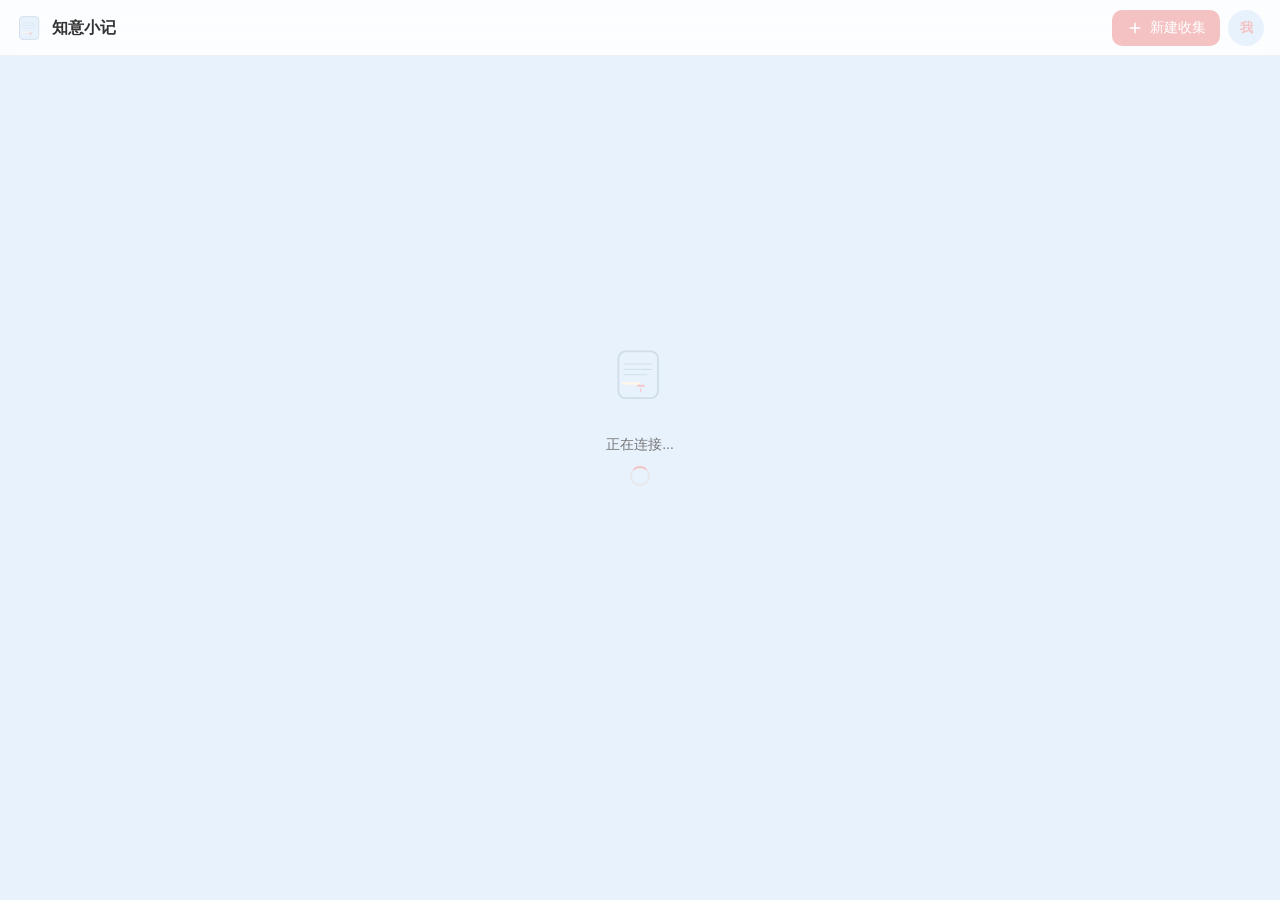
<file: index.html>
<!DOCTYPE html>
<html lang="zh-CN">
<head>
  <meta charset="UTF-8">
  <meta name="viewport" content="width=device-width, initial-scale=1.0, maximum-scale=1.0, user-scalable=no, viewport-fit=cover">
  <meta name="theme-color" content="#E8F2FC">
  <meta name="apple-mobile-web-app-capable" content="yes">
  <meta name="apple-mobile-web-app-status-bar-style" content="default">
  <meta name="apple-mobile-web-app-title" content="知意小记">
  <meta name="description" content="温柔地收集身边人的喜好与心意">
  <link rel="manifest" href="manifest.json">
  <link rel="icon" href="data:image/svg+xml,<!-- ICON_PLACEHOLDER -->" type="image/svg+xml">
  <link rel="apple-touch-icon" href="data:image/svg+xml,<!-- ICON_PLACEHOLDER -->">
  <title>知意小记</title>
  <link rel="stylesheet" href="tailwind.css">
  <!-- 国内备用CDN -->
  
  
  <script src="supabase.min.js"></script>
  <script src="qrcode.min.js"></script>
  <style>
    /* ===== 全局自定义样式 ===== */
    :root {
      --milk-blue: #E8F2FC;
      --apricot: #FFF5EB;
      --bean-red: #F4C2C2;
      --text-pri: #333333;
      --text-sec: #777777;
      --safe-bottom: env(safe-area-inset-bottom, 0px);
    }

    * { -webkit-tap-highlight-color: transparent; }

    body {
      font-family: -apple-system, BlinkMacSystemFont, 'Segoe UI', 'PingFang SC', 'Hiragino Sans GB', 'Microsoft YaHei', sans-serif;
      color: var(--text-pri);
      background: var(--milk-blue);
      min-height: 100vh;
      min-height: 100dvh;
      overscroll-behavior: none;
    }

    /* 暗色模式 */
    body.dark-mode {
      --milk-blue: #1a1a2e;
      --apricot: #2a2a3e;
      --bean-red: #c49b9b;
      --text-pri: #e0e0e0;
      --text-sec: #a0a0a0;
      background: #12121f;
      color: #e0e0e0;
    }

    body.dark-mode .bg-white { background: #1e1e32 !important; }
    body.dark-mode .bg-milk-blue { background: #12121f !important; }
    body.dark-mode .bg-apricot { background: #2a2a3e !important; }
    body.dark-mode .text-text-pri { color: #e0e0e0 !important; }
    body.dark-mode .text-text-sec { color: #a0a0a0 !important; }
    body.dark-mode .border-gray-100 { border-color: #2a2a3e !important; }
    body.dark-mode .border-gray-200 { border-color: #333350 !important; }
    body.dark-mode .shadow-sm { box-shadow: 0 1px 2px rgba(0,0,0,0.3) !important; }

    /* 字体大小 */
    body.font-small { font-size: 14px; }
    body.font-medium { font-size: 16px; }
    body.font-large { font-size: 18px; }

    /* 动画 */
    @keyframes fadeIn {
      from { opacity: 0; transform: translateY(8px); }
      to { opacity: 1; transform: translateY(0); }
    }

    @keyframes fadeInUp {
      from { opacity: 0; transform: translateY(20px); }
      to { opacity: 1; transform: translateY(0); }
    }

    @keyframes slideInRight {
      from { opacity: 0; transform: translateX(100%); }
      to { opacity: 1; transform: translateX(0); }
    }

    @keyframes slideOutRight {
      from { opacity: 1; transform: translateX(0); }
      to { opacity: 0; transform: translateX(100%); }
    }

    @keyframes pulse-soft {
      0%, 100% { opacity: 1; }
      50% { opacity: 0.7; }
    }

    @keyframes scaleIn {
      from { opacity: 0; transform: scale(0.9); }
      to { opacity: 1; transform: scale(1); }
    }

    .animate-fade-in { animation: fadeIn 0.3s ease-out; }
    .animate-fade-in-up { animation: fadeInUp 0.4s ease-out; }
    .animate-slide-in { animation: slideInRight 0.3s ease-out; }
    .animate-scale-in { animation: scaleIn 0.2s ease-out; }
    .animate-pulse-soft { animation: pulse-soft 2s ease-in-out infinite; }

    /* 页面容器 */
    .page-container {
      display: none;
      animation: fadeIn 0.3s ease-out;
    }
    .page-container.active { display: block; }

    /* 卡片 */
    .card {
      background: white;
      border-radius: 16px;
      box-shadow: 0 1px 3px rgba(0,0,0,0.04), 0 1px 2px rgba(0,0,0,0.03);
      padding: 20px;
      transition: transform 0.2s ease, box-shadow 0.2s ease;
    }

    .card-hover:hover {
      transform: translateY(-2px);
      box-shadow: 0 4px 12px rgba(0,0,0,0.06);
    }

    @media (hover: none) {
      .card-hover:active { transform: scale(0.98); }
    }

    /* 按钮 */
    .btn {
      display: inline-flex;
      align-items: center;
      justify-content: center;
      gap: 6px;
      min-width: 44px;
      min-height: 44px;
      padding: 10px 20px;
      border-radius: 12px;
      font-weight: 500;
      font-size: inherit;
      border: none;
      cursor: pointer;
      transition: all 0.15s ease;
      user-select: none;
      -webkit-user-select: none;
    }

    .btn:active { transform: scale(0.96); }

    .btn-primary {
      background: var(--bean-red);
      color: white;
    }
    .btn-primary:hover { filter: brightness(0.95); }

    .btn-secondary {
      background: var(--milk-blue);
      color: var(--text-pri);
    }
    .btn-secondary:hover { filter: brightness(0.95); }

    .btn-outline {
      background: transparent;
      border: 1.5px solid var(--bean-red);
      color: var(--bean-red);
      filter: brightness(0.85);
    }

    .btn-ghost {
      background: transparent;
      color: var(--text-sec);
    }

    .btn-danger {
      background: var(--bean-red);
      color: white;
      filter: brightness(0.85);
    }

    .btn-sm { min-height: 36px; padding: 6px 14px; font-size: 0.875em; border-radius: 10px; }
    .btn-lg { min-height: 50px; padding: 14px 28px; font-size: 1.1em; border-radius: 14px; }

    /* 输入框 */
    .input {
      width: 100%;
      min-height: 44px;
      padding: 10px 16px;
      border: 1.5px solid #e5e7eb;
      border-radius: 12px;
      font-size: inherit;
      font-family: inherit;
      color: var(--text-pri);
      background: white;
      outline: none;
      transition: border-color 0.2s ease, box-shadow 0.2s ease;
    }

    .input:focus {
      border-color: var(--bean-red);
      box-shadow: 0 0 0 3px rgba(244, 194, 194, 0.2);
    }

    body.dark-mode .input {
      background: #1e1e32;
      border-color: #333350;
      color: #e0e0e0;
    }

    /* 复选框/单选框自定义 */
    .checkbox-wrap {
      display: flex;
      align-items: center;
      gap: 10px;
      min-height: 44px;
      padding: 8px 14px;
      border-radius: 12px;
      cursor: pointer;
      transition: background 0.15s ease;
      user-select: none;
      -webkit-user-select: none;
    }

    .checkbox-wrap:hover { background: rgba(0,0,0,0.03); }
    .checkbox-wrap.selected { background: var(--milk-blue); }
    body.dark-mode .checkbox-wrap.selected { background: rgba(232,242,252,0.08); }

    .checkbox-wrap.disabled {
      opacity: 0.4;
      pointer-events: none;
    }

    .checkbox-custom {
      width: 22px;
      height: 22px;
      border: 2px solid #d1d5db;
      border-radius: 6px;
      flex-shrink: 0;
      display: flex;
      align-items: center;
      justify-content: center;
      transition: all 0.15s ease;
    }

    .checkbox-wrap.selected .checkbox-custom {
      background: var(--bean-red);
      border-color: var(--bean-red);
    }
    .checkbox-custom::after {
      content: '';
      display: none;
      width: 6px;
      height: 10px;
      border: solid white;
      border-width: 0 2px 2px 0;
      transform: rotate(45deg);
      margin-top: -2px;
    }
    .checkbox-wrap.selected .checkbox-custom::after { display: block; }

    /* 进度条 */
    .progress-bar {
      height: 4px;
      background: #e5e7eb;
      border-radius: 2px;
      overflow: hidden;
    }
    .progress-bar-fill {
      height: 100%;
      background: var(--bean-red);
      border-radius: 2px;
      transition: width 0.4s ease;
    }

    /* 状态圆点 */
    .status-dot {
      width: 10px;
      height: 10px;
      border-radius: 50%;
      flex-shrink: 0;
    }
    .status-dot.empty { background: #d1d5db; }
    .status-dot.filled { background: #93c5fd; }

    /* 徽章 */
    .badge {
      display: inline-flex;
      align-items: center;
      padding: 3px 10px;
      border-radius: 20px;
      font-size: 0.75em;
      font-weight: 500;
    }

    /* Toast 通知 */
    .toast {
      display: flex;
      align-items: center;
      gap: 10px;
      padding: 14px 18px;
      background: white;
      border-radius: 14px;
      box-shadow: 0 4px 20px rgba(0,0,0,0.1);
      animation: slideInRight 0.3s ease-out;
      max-width: 360px;
      pointer-events: auto;
    }

    body.dark-mode .toast { background: #2a2a3e; }

    /* 模态弹窗遮罩 */
    .modal-overlay {
      position: fixed;
      inset: 0;
      background: rgba(0,0,0,0.3);
      z-index: 100;
      display: flex;
      align-items: flex-end;
      justify-content: center;
      animation: fadeIn 0.2s ease-out;
    }

    @media (min-width: 640px) {
      .modal-overlay {
        align-items: center;
      }
    }

    .modal-content {
      background: white;
      border-radius: 20px 20px 0 0;
      width: 100%;
      max-width: 560px;
      max-height: 85vh;
      max-height: 85dvh;
      overflow-y: auto;
      animation: fadeInUp 0.3s ease-out;
    }

    @media (min-width: 640px) {
      .modal-content {
        border-radius: 20px;
        margin: 20px;
      }
    }

    body.dark-mode .modal-content { background: #1e1e32; }
    body.dark-mode .modal-overlay { background: rgba(0,0,0,0.6); }

    /* 头像圆形裁剪 */
    .avatar-circle {
      width: 48px;
      height: 48px;
      border-radius: 50%;
      object-fit: cover;
      flex-shrink: 0;
      background: var(--milk-blue);
      display: flex;
      align-items: center;
      justify-content: center;
      font-weight: 600;
      color: var(--bean-red);
      overflow: hidden;
    }

    .avatar-circle-lg { width: 72px; height: 72px; font-size: 1.5em; }
    .avatar-circle-sm { width: 36px; height: 36px; font-size: 0.8em; }

    /* 滚动条美化 */
    ::-webkit-scrollbar { width: 4px; }
    ::-webkit-scrollbar-track { background: transparent; }
    ::-webkit-scrollbar-thumb { background: #d1d5db; border-radius: 2px; }

    /* 安全区域适配 */
    .pb-safe { padding-bottom: var(--safe-bottom); }

    /* 加载骨架屏 */
    .skeleton {
      background: linear-gradient(90deg, #f0f0f0 25%, #e0e0e0 50%, #f0f0f0 75%);
      background-size: 200% 100%;
      animation: shimmer 1.5s infinite;
      border-radius: 8px;
    }

    @keyframes shimmer {
      0% { background-position: 200% 0; }
      100% { background-position: -200% 0; }
    }

    /* 新建表单-板块配置卡片 */
    .section-config-card {
      border: 1.5px solid #e5e7eb;
      border-radius: 14px;
      padding: 16px;
      margin-bottom: 12px;
      transition: all 0.2s ease;
    }

    .section-config-card.hidden-section { opacity: 0.5; }

    /* 访客填写-折叠面板 */
    .collapsible-header {
      display: flex;
      align-items: center;
      justify-content: space-between;
      min-height: 44px;
      padding: 12px 16px;
      cursor: pointer;
      user-select: none;
      -webkit-user-select: none;
      border-radius: 12px;
      transition: background 0.15s ease;
    }

    .collapsible-header:hover { background: rgba(0,0,0,0.02); }

    .collapsible-body {
      overflow: hidden;
      transition: max-height 0.35s ease, opacity 0.25s ease;
    }

    .collapsible-body.collapsed {
      max-height: 0 !important;
      opacity: 0;
    }

    /* 标签/芯片 */
    .tag {
      display: inline-flex;
      align-items: center;
      gap: 4px;
      padding: 4px 12px;
      border-radius: 20px;
      font-size: 0.8em;
      font-weight: 500;
      background: var(--milk-blue);
      color: var(--text-sec);
    }

    .tag-color-0 { background: #FCE4EC; color: #C62828; }
    .tag-color-1 { background: #F3E5F5; color: #6A1B9A; }
    .tag-color-2 { background: #E8EAF6; color: #283593; }
    .tag-color-3 { background: #E0F7FA; color: #00695C; }
    .tag-color-4 { background: #FFF3E0; color: #E65100; }
    .tag-color-5 { background: #F1F8E9; color: #33691E; }
    .tag-color-6 { background: #FCE4EC; color: #880E4F; }
    .tag-color-7 { background: #E8F5E9; color: #1B5E20; }

    /* 响应式：桌面端双列选项 */
    @media (min-width: 768px) {
      .options-grid {
        display: grid;
        grid-template-columns: repeat(2, 1fr);
        gap: 6px;
      }
    }

    /* 悬浮底部按钮栏 */
    .bottom-bar {
      position: sticky;
      bottom: 0;
      background: white;
      padding: 12px 16px;
      padding-bottom: calc(12px + var(--safe-bottom));
      border-top: 1px solid #f0f0f0;
      display: flex;
      gap: 10px;
      z-index: 10;
    }

    body.dark-mode .bottom-bar {
      background: #1e1e32;
      border-color: #2a2a3e;
    }

    /* 新手指引浮窗 */
    .guide-tooltip {
      position: fixed;
      background: white;
      border-radius: 16px;
      padding: 20px;
      box-shadow: 0 8px 32px rgba(0,0,0,0.15);
      z-index: 200;
      max-width: 300px;
      text-align: center;
      animation: fadeInUp 0.4s ease-out;
    }

    body.dark-mode .guide-tooltip { background: #2a2a3e; }

    /* 导航栏 */
    .navbar {
      position: sticky;
      top: 0;
      z-index: 50;
      background: rgba(255,255,255,0.85);
      backdrop-filter: blur(12px);
      -webkit-backdrop-filter: blur(12px);
      border-bottom: 1px solid rgba(0,0,0,0.05);
      padding: 0 16px;
    }

    body.dark-mode .navbar {
      background: rgba(30,30,50,0.85);
      border-color: rgba(255,255,255,0.05);
    }

    /* 移动端底部导航 */
    .bottom-nav {
      position: fixed;
      bottom: 0;
      left: 0;
      right: 0;
      z-index: 50;
      background: rgba(255,255,255,0.92);
      backdrop-filter: blur(12px);
      -webkit-backdrop-filter: blur(12px);
      border-top: 1px solid rgba(0,0,0,0.05);
      display: flex;
      padding: 6px 0;
      padding-bottom: calc(6px + var(--safe-bottom));
    }

    body.dark-mode .bottom-nav {
      background: rgba(30,30,50,0.92);
      border-color: rgba(255,255,255,0.05);
    }

    .bottom-nav-item {
      flex: 1;
      display: flex;
      flex-direction: column;
      align-items: center;
      justify-content: center;
      gap: 3px;
      min-height: 50px;
      color: var(--text-sec);
      font-size: 0.7em;
      cursor: pointer;
      transition: color 0.15s ease;
      border: none;
      background: none;
    }

    .bottom-nav-item.active { color: var(--bean-red); }

    @media (min-width: 768px) {
      .bottom-nav { display: none; }
      .pb-safe { padding-bottom: 0; }
    }

    /* 导出加载提示 */
    .loading-spinner {
      width: 20px;
      height: 20px;
      border: 2.5px solid #e5e7eb;
      border-top-color: var(--bean-red);
      border-radius: 50%;
      animation: spin 0.6s linear infinite;
    }

    @keyframes spin {
      to { transform: rotate(360deg); }
    }
  </style>
</head>
<body>
  <!-- ===== SVG 图标定义 (全局复用) ===== -->
  <svg style="display:none" aria-hidden="true">
    <defs>
      <!-- Logo: 爱心日记本 -->
      <g id="icon-logo">
        <rect x="4" y="3" width="22" height="26" rx="4" fill="#E8F2FC" stroke="#d0dce8" stroke-width="1"/>
        <line x1="7" y1="10" x2="23" y2="10" stroke="#d0dce8" stroke-width="0.5"/>
        <line x1="7" y1="13" x2="23" y2="13" stroke="#d0dce8" stroke-width="0.5"/>
        <line x1="7" y1="16" x2="20" y2="16" stroke="#d0dce8" stroke-width="0.5"/>
        <rect x="6" y="20" width="10" height="1.5" rx="0.75" fill="#FFF5EB"/>
        <path d="M6 22.5 C7 21.5, 8 21, 8.5 22 C9 23, 7.5 24.5, 8.5 26 C9.5 24.5, 8 23, 8.5 22 C9 21, 10 21.5, 11 22.5" fill="#F4C2C2" stroke="none" transform="translate(8,0)"/>
      </g>

      <!-- Logo 带文字 (32x32 视图) -->
      <g id="icon-logo-text">
        <rect x="4" y="3" width="22" height="26" rx="4" fill="#E8F2FC" stroke="#d0dce8" stroke-width="1"/>
        <line x1="7" y1="10" x2="23" y2="10" stroke="#d0dce8" stroke-width="0.5"/>
        <line x1="7" y1="13" x2="23" y2="13" stroke="#d0dce8" stroke-width="0.5"/>
        <path d="M7 22.5 C8 21.5, 9 21, 9.5 22 C10 23, 8.5 24.5, 9.5 26 C10.5 24.5, 9 23, 9.5 22 C10 21, 11 21.5, 12 22.5" fill="#F4C2C2" stroke="none"/>
      </g>

      <!-- 纯图标无文字 -->
      <g id="icon-pure">
        <rect x="2" y="2" width="28" height="28" rx="5" fill="#E8F2FC" stroke="#d0dce8" stroke-width="1.2"/>
        <line x1="6" y1="11" x2="26" y2="11" stroke="#d0dce8" stroke-width="0.8"/>
        <line x1="6" y1="15" x2="26" y2="15" stroke="#d0dce8" stroke-width="0.8"/>
        <line x1="6" y1="19" x2="22" y2="19" stroke="#d0dce8" stroke-width="0.8"/>
        <path d="M12 24.5 C13 23.5, 14 23, 14.5 24 C15 25, 13.5 26.5, 14.5 28 C15.5 26.5, 14 25, 14.5 24 C15 23, 16 23.5, 17 24.5" fill="#F4C2C2" stroke="none"/>
      </g>

      <!-- 普通图标 -->
      <path id="icon-heart" d="M12 21.35l-1.45-1.32C5.4 15.36 2 12.28 2 8.5 2 5.42 4.42 3 7.5 3c1.74 0 3.41.81 4.5 2.09C13.09 3.81 14.76 3 16.5 3 19.58 3 22 5.42 22 8.5c0 3.78-3.4 6.86-8.55 11.54L12 21.35z"/>
      <path id="icon-star" d="M12 2l3.09 6.26L22 9.27l-5 4.87 1.18 6.88L12 17.77l-6.18 3.25L7 14.14 2 9.27l6.91-1.01L12 2z"/>
      <path id="icon-search" d="M15.5 14h-.79l-.28-.27A6.471 6.471 0 0016 9.5 6.5 6.5 0 109.5 16c1.61 0 3.09-.59 4.23-1.57l.27.28v.79l5 4.99L20.49 19l-4.99-5zm-6 0C7.01 14 5 11.99 5 9.5S7.01 5 9.5 5 14 7.01 14 9.5 11.99 14 9.5 14z"/>
      <path id="icon-person" d="M12 12c2.21 0 4-1.79 4-4s-1.79-4-4-4-4 1.79-4 4 1.79 4 4 4zm0 2c-2.67 0-8 1.34-8 4v2h16v-2c0-2.66-5.33-4-8-4z"/>
      <path id="icon-settings" d="M19.14 12.94c.04-.3.06-.61.06-.94 0-.33-.02-.64-.06-.94l2.02-1.58c.18-.14.23-.38.12-.56l-1.89-3.28c-.12-.19-.36-.26-.56-.18l-2.38.96c-.5-.38-1.06-.68-1.66-.88L14.45 3.5c-.04-.2-.2-.35-.4-.35h-3.78c-.2 0-.36.15-.4.35l-.3 2.52c-.6.2-1.16.5-1.66.88l-2.38-.96c-.2-.08-.44-.01-.56.18l-1.89 3.28c-.12.19-.07.42.12.56l2.02 1.58c-.04.3-.06.61-.06.94 0 .33.02.64.06.94l-2.02 1.58c-.18.14-.23.38-.12.56l1.89 3.28c.12.19.36.26.56.18l2.38-.96c.5.38 1.06.68 1.66.88l.3 2.52c.04.2.2.35.4.35h3.78c.2 0 .36-.15.4-.35l.3-2.52c.6-.2 1.16-.5 1.66-.88l2.38.96c.2.08.44.01.56-.18l1.89-3.28c.12-.19.07-.42-.12-.56l-2.02-1.58zM12 15c-1.66 0-3-1.34-3-3s1.34-3 3-3 3 1.34 3 3-1.34 3-3 3z"/>
      <path id="icon-delete" d="M6 19c0 1.1.9 2 2 2h8c1.1 0 2-.9 2-2V7H6v12zM19 4h-3.5l-1-1h-5l-1 1H5v2h14V4z"/>
      <path id="icon-edit" d="M3 17.25V21h3.75L17.81 9.94l-3.75-3.75L3 17.25zM20.71 7.04c.39-.39.39-1.02 0-1.41l-2.34-2.34c-.39-.39-1.02-.39-1.41 0l-1.83 1.83 3.75 3.75 1.83-1.83z"/>
      <path id="icon-add" d="M19 13h-6v6h-2v-6H5v-2h6V5h2v6h6v2z"/>
      <path id="icon-close" d="M19 6.41L17.59 5 12 10.59 6.41 5 5 6.41 10.59 12 5 17.59 6.41 19 12 13.41 17.59 19 19 17.59 13.41 12z"/>
      <path id="icon-check" d="M9 16.17L4.83 12l-1.42 1.41L9 19 21 7l-1.41-1.41z"/>
      <path id="icon-copy" d="M16 1H4c-1.1 0-2 .9-2 2v14h2V3h12V1zm3 4H8c-1.1 0-2 .9-2 2v14c0 1.1.9 2 2 2h11c1.1 0 2-.9 2-2V7c0-1.1-.9-2-2-2zm0 16H8V7h11v14z"/>
      <path id="icon-export" d="M19 12v7H5v-7H3v7c0 1.1.9 2 2 2h14c1.1 0 2-.9 2-2v-7h-2zm-6 .67l2.59-2.58L17 11.5l-5 5-5-5 1.41-1.41L11 12.67V3h2z"/>
      <path id="icon-filter" d="M10 18h4v-2h-4v2zM3 6v2h18V6H3zm3 7h12v-2H6v2z"/>
      <path id="icon-favorite" d="M12 21.35l-1.45-1.32C5.4 15.36 2 12.28 2 8.5 2 5.42 4.42 3 7.5 3c1.74 0 3.41.81 4.5 2.09C13.09 3.81 14.76 3 16.5 3 19.58 3 22 5.42 22 8.5c0 3.78-3.4 6.86-8.55 11.54L12 21.35z"/>
      <path id="icon-favorite-border" d="M16.5 3c-1.74 0-3.41.81-4.5 2.09C10.91 3.81 9.24 3 7.5 3 4.42 3 2 5.42 2 8.5c0 3.78 3.4 6.86 8.55 11.54L12 21.35l1.45-1.32C18.6 15.36 22 12.28 22 8.5 22 5.42 19.58 3 16.5 3zm-4.4 15.55l-.1.1-.1-.1C7.14 14.24 4 11.39 4 8.5 4 6.5 5.5 5 7.5 5c1.54 0 3.04.99 3.57 2.36h1.87C13.46 5.99 14.96 5 16.5 5c2 0 3.5 1.5 3.5 3.5 0 2.89-3.14 5.74-7.9 10.05z"/>
      <path id="icon-lock" d="M18 8h-1V6c0-2.76-2.24-5-5-5S7 3.24 7 6v2H6c-1.1 0-2 .9-2 2v10c0 1.1.9 2 2 2h12c1.1 0 2-.9 2-2V10c0-1.1-.9-2-2-2zm-6 9c-1.1 0-2-.9-2-2s.9-2 2-2 2 .9 2 2-.9 2-2 2zm3.1-9H8.9V6c0-1.71 1.39-3.1 3.1-3.1s3.1 1.39 3.1 3.1v2z"/>
      <path id="icon-download" d="M19 9h-4V3H9v6H5l7 7 7-7zM5 18v2h14v-2H5z"/>
      <path id="icon-link" d="M3.9 12c0-1.71 1.39-3.1 3.1-3.1h4V7H7c-2.76 0-5 2.24-5 5s2.24 5 5 5h4v-1.9H7c-1.71 0-3.1-1.39-3.1-3.1zM8 13h8v-2H8v2zm9-6h-4v1.9h4c1.71 0 3.1 1.39 3.1 3.1s-1.39 3.1-3.1 3.1h-4V17h4c2.76 0 5-2.24 5-5s-2.24-5-5-5z"/>
      <path id="icon-moon" d="M12 3a9 9 0 109 9c0-.46-.04-.92-.1-1.36a5.389 5.389 0 01-4.4 2.26 5.403 5.403 0 01-3.14-9.8c-.44-.06-.9-.1-1.36-.1z"/>
      <path id="icon-sun" d="M12 7c-2.76 0-5 2.24-5 5s2.24 5 5 5 5-2.24 5-5-2.24-5-5-5zM2 13h2v-2H2v2zm18 0h2v-2h-2v2zm-5-9.99L15 5c1.1.01 2 .9 2 2l-.01 1 2-.01L19 4l-2-1.99zM7 7c0-1.1.9-1.99 2-1.99L9 3 7 4.01 5.01 7 7 8.99V7zm13 10l-2-.01L18 19c0 1.1-.9 2-2 2l-1-.01 2-2L20 17zM9 19l-2-.01L5.01 17 7 15.01 7 17c0 1.1.9 2 2 2v0z"/>
      <path id="icon-archive" d="M20.54 5.23l-1.39-1.68C18.88 3.21 18.47 3 18 3H6c-.47 0-.88.21-1.16.55L3.46 5.23C3.17 5.57 3 6.02 3 6.5V19c0 1.1.9 2 2 2h14c1.1 0 2-.9 2-2V6.5c0-.48-.17-.93-.46-1.27zM12 17.5L6.5 12H10v-2h4v2h3.5L12 17.5zM5.12 5l.81-1h12l.94 1H5.12z"/>
      <path id="icon-refresh" d="M17.65 6.35A7.958 7.958 0 0012 4c-4.42 0-7.99 3.58-7.99 8s3.57 8 7.99 8c3.73 0 6.84-2.55 7.73-6h-2.08A5.99 5.99 0 0112 18c-3.31 0-6-2.69-6-6s2.69-6 6-6c1.66 0 3.14.69 4.22 1.78L13 11h7V4l-2.35 2.35z"/>
      <path id="icon-expand" d="M16.59 8.59L12 13.17 7.41 8.59 6 10l6 6 6-6z"/>
      <path id="icon-collapse" d="M7.41 15.41L12 10.83l4.59 4.58L18 14l-6-6-6 6z"/>
      <path id="icon-logout" d="M17 7l-1.41 1.41L18.17 11H8v2h10.17l-2.58 2.58L17 17l5-5zM4 5h8V3H4c-1.1 0-2 .9-2 2v14c0 1.1.9 2 2 2h8v-2H4V5z"/>
      <path id="icon-more" d="M12 8c1.1 0 2-.9 2-2s-.9-2-2-2-2 .9-2 2 .9 2 2 2zm0 2c-1.1 0-2 .9-2 2s.9 2 2 2 2-.9 2-2-.9-2-2-2zm0 6c-1.1 0-2 .9-2 2s.9 2 2 2 2-.9 2-2-.9-2-2-2z"/>
      <path id="icon-camera" d="M12 15.2a3.2 3.2 0 100-6.4 3.2 3.2 0 000 6.4zM9 2L7.17 4H4c-1.1 0-2 .9-2 2v12c0 1.1.9 2 2 2h16c1.1 0 2-.9 2-2V6c0-1.1-.9-2-2-2h-3.17L15 2H9zm3 15c-2.76 0-5-2.24-5-5s2.24-5 5-5 5 2.24 5 5-2.24 5-5 5z"/>
    </defs>
  </svg>

  <!-- ===== 应用根容器 ===== -->
  <div id="app-root">
    <!-- 顶部导航栏（桌面端显示） -->
    <nav id="navbar" class="navbar hidden md:flex items-center justify-between h-14">
      <div class="flex items-center gap-2 cursor-pointer" onclick="navigate('/dashboard')">
        <svg width="28" height="28" viewBox="0 0 32 32"><use href="#icon-logo"/></svg>
        <span class="font-semibold text-text-pri">知意小记</span>
      </div>
      <div id="navbar-actions" class="flex items-center gap-2"></div>
    </nav>

    <!-- 页面内容区 -->
    <main id="page-content" class="mx-auto px-4 pb-24 md:pb-12" style="max-width:1024px"></main>

    <!-- 移动端底部导航（仅登录后显示） -->
    <nav id="bottom-nav" class="bottom-nav hidden"></nav>

    <!-- Toast 通知容器 -->
    <div id="toast-container" class="fixed top-4 right-4 z-[200] flex flex-col gap-2 pointer-events-none" style="max-width:calc(100vw - 32px)"></div>

    <!-- 模态弹窗容器 -->
    <div id="modal-container"></div>
  </div>

  <!-- ==================== 全部 JavaScript 代码 ==================== -->
  <script>
// ================================================================
// 知意小记 — 核心 JavaScript
// ================================================================

'use strict';

// ================================================================
// 一、配置常量
// ================================================================

// ⚠️ 部署时请替换为您的 Supabase 项目信息
const SUPABASE_URL = 'https://rfsbnontevxcrsanqjwq.supabase.co';
const SUPABASE_ANON_KEY = 'sb_publishable_b06vs8dv9j8hJuNolUOhPw_4NVVEtI8';

// 品牌颜色
const BRAND = {
  milkBlue: '#E8F2FC',
  apricot: '#FFF5EB',
  beanRed: '#F4C2C2',
  textPri: '#333333',
  textSec: '#777777'
};

// 卡通头像库（内联SVG数据——20个卡通形象）
const CARTOON_AVATARS = [
  // 男生形象 (1-6)
  { id: 'boy1', group: '男生', emoji: '👦', bg: '#E3F2FD', icon: '🙂' },
  { id: 'boy2', group: '男生', emoji: '🧑', bg: '#E8F5E9', icon: '😊' },
  { id: 'boy3', group: '男生', emoji: '👨', bg: '#FFF3E0', icon: '😎' },
  { id: 'boy4', group: '男生', emoji: '🧔', bg: '#F3E5F5', icon: '🤗' },
  { id: 'boy5', group: '男生', emoji: '👱', bg: '#E0F7FA', icon: '😄' },
  { id: 'boy6', group: '男生', emoji: '🤵', bg: '#FCE4EC', icon: '🙃' },
  // 女生形象 (7-12)
  { id: 'girl1', group: '女生', emoji: '👧', bg: '#FCE4EC', icon: '😊' },
  { id: 'girl2', group: '女生', emoji: '👩', bg: '#F3E5F5', icon: '🥰' },
  { id: 'girl3', group: '女生', emoji: '👱‍♀️', bg: '#FFF3E0', icon: '😋' },
  { id: 'girl4', group: '女生', emoji: '👩‍🦰', bg: '#E8F5E9', icon: '😇' },
  { id: 'girl5', group: '女生', emoji: '👩‍🦱', bg: '#E3F2FD', icon: '🤩' },
  { id: 'girl6', group: '女生', emoji: '👩‍🦳', bg: '#E0F7FA', icon: '😌' },
  // 中性简约 (13-16)
  { id: 'neutral1', group: '中性', emoji: '😶', bg: '#EFEBE9', icon: '🙂' },
  { id: 'neutral2', group: '中性', emoji: '😐', bg: '#ECEFF1', icon: '😏' },
  { id: 'neutral3', group: '中性', emoji: '🙂', bg: '#F5F5F5', icon: '😉' },
  { id: 'neutral4', group: '中性', emoji: '😌', bg: '#FAFAFA', icon: '☺️' },
  // 小动物 (17-20)
  { id: 'pet1', group: '动物', emoji: '🐱', bg: '#FFF8E1', icon: '🐱' },
  { id: 'pet2', group: '动物', emoji: '🐶', bg: '#FFF3E0', icon: '🐶' },
  { id: 'pet3', group: '动物', emoji: '🐰', bg: '#FCE4EC', icon: '🐰' },
  { id: 'pet4', group: '动物', emoji: '🐼', bg: '#F5F5F5', icon: '🐼' }
];

// ================================================================
// 二、固定问卷内容（9大板块，严格复刻，不可删改）
// ================================================================

const FORM_SECTIONS = [
  {
    id: 'basic',
    title: '基础温柔信息',
    icon: '💝',
    questions: [
      {
        id: 'birthday',
        type: 'multi-select',
        title: '1. 生日认知',
        options: [
          { value: 'no_fill', label: '不想填写' },
          { value: 'spring', label: '春季（3-5月）' },
          { value: 'summer', label: '夏季（6-8月）' },
          { value: 'autumn', label: '秋季（9-11月）' },
          { value: 'winter', label: '冬季（12-2月）' },
          { value: 'other', label: '其他', isOther: true, maxChars: 50 }
        ],
        exclusiveOption: null
      },
      {
        id: 'personality',
        type: 'multi-select',
        title: '2. 性格标签',
        options: [
          { value: 'slow_warm', label: '慢热内敛' },
          { value: 'outgoing', label: '活泼外向' },
          { value: 'gentle', label: '温柔佛系' },
          { value: 'rational', label: '理性清醒' },
          { value: 'cute', label: '可爱随性' },
          { value: 'independent', label: '独立安静' },
          { value: 'social_anxious', label: '社恐慢熟' },
          { value: 'optimistic', label: '乐观开朗' },
          { value: 'other', label: '其他', isOther: true, maxChars: 50 }
        ],
        exclusiveOption: null
      }
    ]
  },
  {
    id: 'diet',
    title: '饮食喜好区',
    icon: '🍽️',
    questions: [
      {
        id: 'fruits',
        type: 'multi-select',
        title: '1. 爱吃的水果',
        options: [
          { value: 'apple_pear', label: '苹果/梨类' },
          { value: 'citrus', label: '柑橘橙柚类' },
          { value: 'berry', label: '草莓/蓝莓浆果' },
          { value: 'melon', label: '西瓜/甜瓜瓜类' },
          { value: 'tropical', label: '芒果/榴莲热带果' },
          { value: 'grape', label: '葡萄提子' },
          { value: 'banana_dragon', label: '香蕉/火龙果' },
          { value: 'rarely_fruit', label: '很少吃水果', isExclusive: true },
          { value: 'other', label: '其他', isOther: true, maxChars: 50 }
        ],
        exclusiveOption: 'rarely_fruit'
      },
      {
        id: 'snacks',
        type: 'multi-select',
        title: '2. 爱吃的零食小吃',
        options: [
          { value: 'cake_cookie', label: '蛋糕甜品饼干' },
          { value: 'chips', label: '膨化薯片' },
          { value: 'chocolate_candy', label: '巧克力糖果' },
          { value: 'nuts_dried', label: '坚果果干' },
          { value: 'spicy_snacks', label: '卤味辣条' },
          { value: 'dessert_soup', label: '芋圆冰品小吃' },
          { value: 'rarely_snack', label: '几乎不吃零食', isExclusive: true },
          { value: 'other', label: '其他', isOther: true, maxChars: 50 }
        ],
        exclusiveOption: 'rarely_snack'
      },
      {
        id: 'main_food',
        type: 'multi-select',
        title: '3. 偏好菜系主食',
        options: [
          { value: 'light_home', label: '清淡家常菜' },
          { value: 'spicy', label: '麻辣重口' },
          { value: 'sweet_sour', label: '酸甜风味' },
          { value: 'bbq_fried', label: '烧烤油炸' },
          { value: 'hotpot_bbq', label: '火锅烤肉' },
          { value: 'rice_noodle', label: '米面主食' },
          { value: 'western', label: '西餐简餐' },
          { value: 'no_picky', label: '完全不挑食', isExclusive: true },
          { value: 'other', label: '其他', isOther: true, maxChars: 50 }
        ],
        exclusiveOption: 'no_picky'
      },
      {
        id: 'drinks',
        type: 'multi-select',
        title: '4. 常喝饮品',
        options: [
          { value: 'water', label: '白开水/温水' },
          { value: 'milk_tea', label: '奶茶果茶' },
          { value: 'coffee', label: '咖啡' },
          { value: 'soda', label: '碳酸饮料' },
          { value: 'yogurt', label: '牛奶酸奶' },
          { value: 'tea', label: '绿茶/红茶茶饮' },
          { value: 'other', label: '其他', isOther: true, maxChars: 50 }
        ],
        exclusiveOption: null
      },
      {
        id: 'disliked_food',
        type: 'multi-select',
        title: '5. 不爱吃/忌口食物',
        options: [
          { value: 'organs', label: '动物内脏' },
          { value: 'red_meat', label: '牛羊肉红肉' },
          { value: 'seafood', label: '海鲜鱼虾' },
          { value: 'aromatic_veg', label: '葱姜蒜香菜调味菜' },
          { value: 'bitter_veg', label: '苦瓜、芹菜等特殊蔬菜' },
          { value: 'dislike_sweet', label: '不喜甜食' },
          { value: 'resist_spicy', label: '抗拒辛辣' },
          { value: 'no_raw', label: '不吃生冷生食' },
          { value: 'no_restriction', label: '无忌口，不挑食物', isExclusive: true },
          { value: 'other', label: '其他', isOther: true, maxChars: 50 }
        ],
        exclusiveOption: 'no_restriction'
      }
    ]
  },
  {
    id: 'sports',
    title: '运动爱好',
    icon: '⚽',
    questions: [
      {
        id: 'ball_games',
        type: 'multi-select',
        title: '1. 球类运动',
        options: [
          { value: 'basketball', label: '篮球' },
          { value: 'football', label: '足球' },
          { value: 'badminton', label: '羽毛球' },
          { value: 'table_tennis', label: '乒乓球' },
          { value: 'volleyball', label: '排球' },
          { value: 'tennis', label: '网球' },
          { value: 'no_ball', label: '不玩球类', isExclusive: true },
          { value: 'other', label: '其他', isOther: true, maxChars: 50 }
        ],
        exclusiveOption: 'no_ball'
      },
      {
        id: 'cardio',
        type: 'multi-select',
        title: '2. 有氧健身类',
        options: [
          { value: 'walking_jogging', label: '散步慢跑' },
          { value: 'rope_skipping', label: '跳绳' },
          { value: 'yoga', label: '瑜伽拉伸' },
          { value: 'swimming', label: '游泳' },
          { value: 'gym', label: '器械健身' },
          { value: 'cycling', label: '骑行' },
          { value: 'rarely_exercise', label: '几乎不运动', isExclusive: true },
          { value: 'other', label: '其他', isOther: true, maxChars: 50 }
        ],
        exclusiveOption: 'rarely_exercise'
      },
      {
        id: 'fun_sports',
        type: 'multi-select',
        title: '3. 休闲趣味运动',
        options: [
          { value: 'dance', label: '跳舞' },
          { value: 'skateboard', label: '滑板轮滑' },
          { value: 'hiking', label: '爬山徒步' },
          { value: 'fishing', label: '钓鱼' },
          { value: 'camping', label: '飞盘/户外露营' },
          { value: 'other', label: '其他', isOther: true, maxChars: 50 }
        ],
        exclusiveOption: null
      }
    ]
  },
  {
    id: 'short_video',
    title: '短视频平台',
    icon: '📱',
    questions: [
      {
        id: 'video_apps',
        type: 'multi-select',
        title: '1. 日常刷取软件',
        options: [
          { value: 'douyin', label: '抖音' },
          { value: 'kuaishou', label: '快手' },
          { value: 'bilibili', label: 'B站' },
          { value: 'xiaohongshu', label: '小红书' },
          { value: 'xigua', label: '西瓜视频' },
          { value: 'wechat_video', label: '视频号' },
          { value: 'rarely_video', label: '很少刷短视频', isExclusive: true },
          { value: 'other', label: '其他', isOther: true, maxChars: 50 }
        ],
        exclusiveOption: 'rarely_video'
      },
      {
        id: 'video_content',
        type: 'multi-select',
        title: '2. 偏爱观看内容类型',
        options: [
          { value: 'food_explore', label: '美食探店' },
          { value: 'game_commentary', label: '游戏解说' },
          { value: 'film_clips', label: '影视剪辑' },
          { value: 'funny_daily', label: '搞笑日常' },
          { value: 'travel', label: '风景旅行' },
          { value: 'knowledge', label: '知识科普' },
          { value: 'anime', label: '二次元动漫' },
          { value: 'fashion_beauty', label: '穿搭美妆' },
          { value: 'other', label: '其他', isOther: true, maxChars: 50 }
        ],
        exclusiveOption: null
      }
    ]
  },
  {
    id: 'games',
    title: '精细化游戏分区',
    icon: '🎮',
    questions: [
      {
        id: 'moba',
        type: 'multi-select',
        title: '1. MOBA竞技类',
        options: [
          { value: 'honor_of_kings', label: '王者荣耀' },
          { value: 'lol', label: '英雄联盟手游/端游' },
          { value: 'tft', label: '金铲铲之战' },
          { value: 'onmyoji_arena', label: '决战平安京' },
          { value: 'dota2', label: 'DOTA2' },
          { value: 'no_moba', label: '不玩MOBA', isExclusive: true },
          { value: 'other', label: '其他', isOther: true, maxChars: 50 }
        ],
        exclusiveOption: 'no_moba'
      },
      {
        id: 'shooter',
        type: 'multi-select',
        title: '2. 射击竞技类',
        options: [
          { value: 'valorant', label: '无畏契约（瓦罗兰特）' },
          { value: 'pubg_mobile', label: '和平精英' },
          { value: 'crossfire', label: 'CF穿越火线' },
          { value: 'cs2', label: 'CS2' },
          { value: 'apex', label: 'Apex英雄' },
          { value: 'arena_breakout', label: '暗区突围' },
          { value: 'no_shooter', label: '不玩射击游戏', isExclusive: true },
          { value: 'other', label: '其他', isOther: true, maxChars: 50 }
        ],
        exclusiveOption: 'no_shooter'
      },
      {
        id: 'anime_games',
        type: 'multi-select',
        title: '3. 二次元养成游戏',
        options: [
          { value: 'genshin', label: '原神' },
          { value: 'star_rail', label: '崩坏：星穹铁道' },
          { value: 'zzz', label: '绝区零' },
          { value: 'onmyoji', label: '阴阳师' },
          { value: 'fgo', label: 'FGO' },
          { value: 'blue_archive', label: '蔚蓝档案' },
          { value: 'arknights', label: '明日方舟' },
          { value: 'tower_of_fantasy', label: '幻塔' },
          { value: 'no_anime_game', label: '不玩二游', isExclusive: true },
          { value: 'other', label: '其他', isOther: true, maxChars: 50 }
        ],
        exclusiveOption: 'no_anime_game'
      },
      {
        id: 'casual_games',
        type: 'multi-select',
        title: '4. 休闲/单机/网游',
        options: [
          { value: 'egg_party', label: '蛋仔派对' },
          { value: 'identity_v', label: '第五人格' },
          { value: 'sky', label: '光遇' },
          { value: 'naraka', label: '永劫无间' },
          { value: 'it_takes_two', label: '双人成行' },
          { value: 'dnf', label: 'DNF地下城' },
          { value: 'rarely_game', label: '几乎不玩游戏', isExclusive: true },
          { value: 'other', label: '其他', isOther: true, maxChars: 50 }
        ],
        exclusiveOption: 'rarely_game'
      }
    ]
  },
  {
    id: 'hobbies',
    title: '休闲日常爱好',
    icon: '🌸',
    questions: [
      {
        id: 'relax_ways',
        type: 'multi-select',
        title: '1. 空闲放松方式',
        options: [
          { value: 'music', label: '听歌放空' },
          { value: 'drama_movie', label: '追剧电影综艺' },
          { value: 'reading', label: '看书阅读' },
          { value: 'photography', label: '拍照记录生活' },
          { value: 'shopping', label: '逛街探店' },
          { value: 'stay_home', label: '宅家发呆休息' },
          { value: 'learning', label: '学习提升' },
          { value: 'art_craft', label: '画画手工创作' },
          { value: 'other', label: '其他', isOther: true, maxChars: 50 }
        ],
        exclusiveOption: null
      },
      {
        id: 'weather_pref',
        type: 'multi-select',
        title: '2. 季节天气偏好',
        options: [
          { value: 'sunny', label: '晴天' },
          { value: 'cloudy', label: '阴天' },
          { value: 'autumn', label: '秋天' },
          { value: 'spring', label: '春天' },
          { value: 'summer', label: '夏天' },
          { value: 'snowy_winter', label: '下雪冬日' },
          { value: 'rainy', label: '下雨天' },
          { value: 'other', label: '其他', isOther: true, maxChars: 50 }
        ],
        exclusiveOption: null
      },
      {
        id: 'aesthetic',
        type: 'multi-select',
        title: '3. 审美氛围偏好',
        options: [
          { value: 'minimal_clean', label: '极简干净' },
          { value: 'warm_healing', label: '温暖治愈' },
          { value: 'niche_premium', label: '小众高级' },
          { value: 'lively', label: '烟火热闹' },
          { value: 'quiet_cool', label: '清冷安静' },
          { value: 'retro', label: '复古风' },
          { value: 'other', label: '其他', isOther: true, maxChars: 50 }
        ],
        exclusiveOption: null
      }
    ]
  },
  {
    id: 'personality_traits',
    title: '性格处事习惯',
    icon: '🧠',
    questions: [
      {
        id: 'work_style',
        type: 'multi-select',
        title: '1. 做事风格',
        options: [
          { value: 'planner', label: '提前规划条理清晰' },
          { value: 'go_with_flow', label: '随性顺其自然' },
          { value: 'efficient', label: '干脆高效果断' },
          { value: 'perfectionist', label: '细心追求完美' },
          { value: 'buddha', label: '佛系不争不抢' },
          { value: 'other', label: '其他', isOther: true, maxChars: 50 }
        ],
        exclusiveOption: null
      },
      {
        id: 'emotion_traits',
        type: 'multi-select',
        title: '2. 情绪特质',
        options: [
          { value: 'stable', label: '情绪稳定很少内耗' },
          { value: 'empathetic', label: '共情细腻心软' },
          { value: 'self_heal', label: '乐观自愈快' },
          { value: 'slow_express', label: '慢热不善表达' },
          { value: 'occasional_low', label: '偶尔低落调整快' },
          { value: 'other', label: '其他', isOther: true, maxChars: 50 }
        ],
        exclusiveOption: null
      },
      {
        id: 'social_traits',
        type: 'multi-select',
        title: '3. 待人特质',
        options: [
          { value: 'cold_outside', label: '外冷内热' },
          { value: 'slow_sincere', label: '慢热真诚专一' },
          { value: 'easygoing', label: '自来熟好相处' },
          { value: 'tolerant', label: '包容体谅他人' },
          { value: 'independent_mind', label: '独立不爱麻烦别人' },
          { value: 'other', label: '其他', isOther: true, maxChars: 50 }
        ],
        exclusiveOption: null
      }
    ]
  },
  {
    id: 'compatibility',
    title: '相处适配偏好',
    icon: '💞',
    questions: [
      {
        id: 'interaction_mode',
        type: 'multi-select',
        title: '1. 喜欢的相处模式',
        options: [
          { value: 'quiet_company', label: '安静陪伴，各自忙碌' },
          { value: 'daily_sharing', label: '日常碎碎念分享' },
          { value: 'going_out', label: '经常结伴出门' },
          { value: 'much_alone', label: '需要大量独处空间' },
          { value: 'keep_distance', label: '保持距离不黏人' },
          { value: 'banter_type', label: '轻松互怼搞笑型' },
          { value: 'other', label: '其他', isOther: true, maxChars: 50 }
        ],
        exclusiveOption: null
      },
      {
        id: 'comm_style',
        type: 'multi-select',
        title: '2. 舒适沟通方式',
        options: [
          { value: 'direct', label: '直接坦率不绕弯' },
          { value: 'tactful', label: '委婉照顾情绪' },
          { value: 'concise', label: '简洁高效少废话' },
          { value: 'casual_chat', label: '随心慢慢闲聊' },
          { value: 'other', label: '其他', isOther: true, maxChars: 50 }
        ],
        exclusiveOption: null
      },
      {
        id: 'pet_peeves',
        type: 'multi-select',
        title: '3. 相处反感小事',
        options: [
          { value: 'hate_cold', label: '讨厌敷衍冷淡' },
          { value: 'hate_rushed', label: '讨厌被催促逼迫' },
          { value: 'hate_flaky', label: '讨厌失信拖延' },
          { value: 'hate_noisy', label: '讨厌过度吵闹' },
          { value: 'hate_forced_social', label: '讨厌强行社交' },
          { value: 'hate_silent_treatment', label: '讨厌冷战不沟通' },
          { value: 'no_peeve', label: '基本无雷点', isExclusive: true },
          { value: 'other', label: '其他', isOther: true, maxChars: 50 }
        ],
        exclusiveOption: 'no_peeve'
      }
    ]
  },
  {
    id: 'lifestyle',
    title: '生活小习惯',
    icon: '🏠',
    questions: [
      {
        id: 'sleep_schedule',
        type: 'multi-select',
        title: '1. 作息类型',
        options: [
          { value: 'early_bird', label: '早睡早起规律' },
          { value: 'occasional_late', label: '偶尔熬夜、作息尚可' },
          { value: 'night_owl', label: '标准熬夜党' },
          { value: 'random_sleep', label: '作息随缘、不固定' },
          { value: 'other', label: '其他', isOther: true, maxChars: 50 }
        ],
        exclusiveOption: null
      },
      {
        id: 'life_prefs',
        type: 'multi-select',
        title: '2. 生活小偏好',
        options: [
          { value: 'ritualistic', label: '喜欢生活有仪式感' },
          { value: 'organized', label: '爱收纳整理整洁' },
          { value: 'try_new', label: '喜欢尝试新鲜事物' },
          { value: 'stable_life', label: '偏爱安稳不变的生活' },
          { value: 'journaling', label: '习惯记录日常点滴' },
          { value: 'laid_back', label: '随性懒散、舒服为主' },
          { value: 'other', label: '其他', isOther: true, maxChars: 50 }
        ],
        exclusiveOption: null
      }
    ]
  }
];

// ================================================================
// 三、全局状态管理
// ================================================================

const STATE = {
  session: null,
  user: null,
  profile: null,
  currentPage: null,
  currentForm: null, // 当前正在查看/编辑的表单
  forms: [],         // 用户的表单列表
  submissions: [],   // 当前表单的提交记录
  darkMode: false,
  fontSize: 'medium',
  loading: false
};

// 简易订阅机制
const listeners = {};
function on(event, fn) {
  if (!listeners[event]) listeners[event] = [];
  listeners[event].push(fn);
}
function emit(event, data) {
  (listeners[event] || []).forEach(fn => fn(data));
}

// ================================================================
// 四、工具函数
// ================================================================

function $(sel) { return document.querySelector(sel); }
function $$(sel) { return document.querySelectorAll(sel); }

function escapeHtml(str) {
  const div = document.createElement('div');
  div.textContent = str;
  return div.innerHTML;
}

function nanoid(len = 12) {
  const chars = 'abcdefghijklmnopqrstuvwxyz0123456789';
  let result = '';
  for (let i = 0; i < len; i++) result += chars[Math.floor(Math.random() * chars.length)];
  return result;
}

async function sha256(message) {
  const msgBuffer = new TextEncoder().encode(message);
  const hashBuffer = await crypto.subtle.digest('SHA-256', msgBuffer);
  const hashArray = Array.from(new Uint8Array(hashBuffer));
  return hashArray.map(b => b.toString(16).padStart(2, '0')).join('');
}

function formatDate(dateStr) {
  if (!dateStr) return '';
  const d = new Date(dateStr);
  const now = new Date();
  const diff = now - d;
  if (diff < 60000) return '刚刚';
  if (diff < 3600000) return `${Math.floor(diff / 60000)}分钟前`;
  if (diff < 86400000) return `${Math.floor(diff / 3600000)}小时前`;
  if (diff < 604800000) return `${Math.floor(diff / 86400000)}天前`;
  return `${d.getFullYear()}/${(d.getMonth()+1).toString().padStart(2,'0')}/${d.getDate().toString().padStart(2,'0')}`;
}

function getTagColor(index) {
  return `tag-color-${index % 8}`;
}

function getDeviceFingerprint() {
  let fp = localStorage.getItem('zhiyi_device_fp');
  if (!fp) {
    fp = 'fp_' + nanoid(24);
    localStorage.setItem('zhiyi_device_fp', fp);
  }
  return fp;
}

function svgIcon(id, size = 24) {
  return `<svg width="${size}" height="${size}" viewBox="0 0 24 24" fill="currentColor"><use href="#icon-${id}"/></svg>`;
}

// 图片压缩（Canvas）
function compressImage(file, maxW = 256, maxH = 256, quality = 0.8) {
  return new Promise((resolve, reject) => {
    const reader = new FileReader();
    reader.onload = (e) => {
      const img = new Image();
      img.onload = () => {
        let w = img.width, h = img.height;
        if (w > maxW) { h = h * (maxW / w); w = maxW; }
        if (h > maxH) { w = w * (maxH / h); h = maxH; }
        const canvas = document.createElement('canvas');
        canvas.width = w;
        canvas.height = h;
        const ctx = canvas.getContext('2d');
        ctx.drawImage(img, 0, 0, w, h);
        canvas.toBlob((blob) => {
          if (blob) resolve(blob);
          else reject(new Error('压缩失败'));
        }, file.type || 'image/jpeg', quality);
      };
      img.onerror = reject;
      img.src = e.target.result;
    };
    reader.onerror = reject;
    reader.readAsDataURL(file);
  });
}

// 生成卡通头像 HTML
function renderCartoonAvatar(avatar) {
  return `<div class="w-full h-full rounded-full flex items-center justify-center text-2xl" style="background:${avatar.bg}">${avatar.icon || avatar.emoji}</div>`;
}

// ================================================================
// 五、Supabase 客户端
// ================================================================

// supabase 客户端实例（由 Supabase SDK 提供全局变量）
var _sb = null;

function initSupabase() {
  if (!SUPABASE_URL.includes('YOUR_PROJECT_ID')) {
    if (typeof supabase !== 'undefined' && supabase.createClient) {
      _sb = supabase.createClient(SUPABASE_URL, SUPABASE_ANON_KEY);
      console.log('✅ Supabase 已初始化');
    } else {
      console.warn('⚠️ Supabase SDK 未加载，请检查网络');
      _sb = null;
    }
  } else {
    console.warn('⚠️ 请先配置 SUPABASE_URL 和 SUPABASE_ANON_KEY');
    _sb = null;
  }
}

// 兼容函数：所有之前用 supabase 变量的地方改为 getSupabase()
function getSupabase() { return _sb; }

// ================================================================
// 六、Toast 通知
// ================================================================

function showToast(message, type = 'info', duration = 3000) {
  const container = $('#toast-container');
  const icons = { info: '💬', success: '✅', warning: '⚠️', error: '❌' };
  const toast = document.createElement('div');
  toast.className = 'toast';
  toast.innerHTML = `<span class="text-lg">${icons[type] || '💬'}</span><span class="text-sm text-text-pri flex-1">${escapeHtml(message)}</span>`;
  container.appendChild(toast);
  setTimeout(() => {
    toast.style.animation = 'slideOutRight 0.3s ease-out forwards';
    setTimeout(() => toast.remove(), 300);
  }, duration);
}

// ================================================================
// 七、模态弹窗系统
// ================================================================

function showModal(title, content, opts = {}) {
  const container = $('#modal-container');
  const overlay = document.createElement('div');
  overlay.className = 'modal-overlay';
  overlay.innerHTML = `
    <div class="modal-content animate-fade-in-up">
      <div class="flex items-center justify-between p-4 border-b border-gray-100">
        <h3 class="font-semibold text-lg text-text-pri">${escapeHtml(title)}</h3>
        <button class="btn btn-ghost btn-sm w-8 h-8 rounded-full p-0" onclick="closeModal()">${svgIcon('close', 20)}</button>
      </div>
      <div class="p-4">${content}</div>
      ${opts.footer ? `<div class="p-4 border-t border-gray-100 flex justify-end gap-2">${opts.footer}</div>` : ''}
    </div>
  `;
  overlay.addEventListener('click', (e) => {
    if (e.target === overlay) closeModal();
  });
  container.innerHTML = '';
  container.appendChild(overlay);
  document.body.style.overflow = 'hidden';
  if (opts.onOpen) opts.onOpen();
}

function closeModal() {
  $('#modal-container').innerHTML = '';
  document.body.style.overflow = '';
}

function showConfirm(title, message, onConfirm, opts = {}) {
  const confirmText = opts.confirmText || '确认';
  const cancelText = opts.cancelText || '取消';
  const danger = opts.danger || false;
  showModal(title, `<p class="text-text-sec">${escapeHtml(message)}</p>`, {
    footer: `
      <button class="btn btn-ghost btn-sm" onclick="closeModal()">${cancelText}</button>
      <button class="btn btn-sm ${danger ? 'btn-danger' : 'btn-primary'}" id="confirm-btn">${confirmText}</button>
    `,
    onOpen: () => {
      setTimeout(() => {
        const btn = $('#confirm-btn');
        if (btn) {
          btn.addEventListener('click', async () => {
            btn.disabled = true;
            btn.textContent = '处理中...';
            try { await onConfirm(); } catch (e) { console.error(e); }
            btn.disabled = false;
            btn.textContent = confirmText;
            closeModal();
          });
        }
      }, 100);
    }
  });
}

// ================================================================
// 八、路由系统
// ================================================================

const ROUTES = [];

function route(pattern, pageName, opts = {}) {
  ROUTES.push({ pattern, pageName, ...opts });
}

function navigate(path) {
  window.location.hash = '#' + path;
}

function getCurrentRoute() {
  const hash = window.location.hash.replace('#', '') || '/';
  for (const r of ROUTES) {
    const regex = r.pattern.replace(/:\w+/g, '([^/]+)');
    const match = hash.match(new RegExp('^' + regex + '$'));
    if (match) {
      const params = {};
      const keys = (r.pattern.match(/:\w+/g) || []).map(k => k.slice(1));
      keys.forEach((k, i) => { params[k] = match[i + 1]; });
      return { ...r, params };
    }
  }
  return { pageName: 'landing', params: {} };
}

async function handleRoute() {
  const route = getCurrentRoute();
  const container = $('#page-content');
  const bottomNav = $('#bottom-nav');

  // 无登录模式：所有页面均可直接访问
  STATE.currentPage = route.pageName;

  // 控制底部导航显示
  if (['dashboard'].includes(route.pageName)) {
    bottomNav.classList.remove('hidden');
  } else {
    bottomNav.classList.add('hidden');
  }

  // 渲染页面
  container.innerHTML = '<div class="flex items-center justify-center py-20"><div class="loading-spinner"></div></div>';

  try {
    switch (route.pageName) {
      case 'landing':
      case 'login':
      case 'register':
      case 'reset-password':
        await renderDashboard(container, {}); break;  // 直接进控制台
      case 'dashboard': await renderDashboard(container, route.params); break;
      case 'fill': await renderFormFill(container, route.params); break;
      case 'profile': await renderProfile(container); break;
      default: container.innerHTML = '<div class="text-center py-20"><p class="text-text-sec">页面未找到</p></div>';
    }
  } catch (err) {
    console.error('页面渲染错误:', err);
    container.innerHTML = `<div class="text-center py-20"><p class="text-text-sec">加载失败：${escapeHtml(err.message)}</p><button class="btn btn-primary mt-4" onclick="navigate('/dashboard')">重试</button></div>`;
  }

  updateNavbar();
  updateBottomNav();
  window.scrollTo(0, 0);
}

// ================================================================
// 九、自动登录模块（无感，无需用户操作）
// ================================================================

async function initAuth() {
  if (!_sb) {
    console.warn('Supabase 未配置，部分功能不可用');
    handleRoute();
    return;
  }

  // 1. 尝试恢复已有 session
  const { data: { session } } = await _sb.auth.getSession();
  if (session) {
    STATE.session = session;
    STATE.user = session.user;
    await loadProfile();
    handleRoute();
    return;
  }

  // 2. 尝试用本地存储的凭据登录
  let creds = null;
  try { creds = JSON.parse(localStorage.getItem('zhiyi_auto_creds') || 'null'); } catch(e) {}

  // 清除旧版 @zhiyi.local 凭据
  if (creds && creds.email && creds.email.includes('@zhiyi.local')) {
    localStorage.removeItem('zhiyi_auto_creds');
    creds = null;
  }

  if (creds && creds.email && creds.password) {
    const { data, error } = await _sb.auth.signInWithPassword({
      email: creds.email, password: creds.password
    });
    if (!error && data.session) {
      STATE.session = data.session;
      STATE.user = data.session.user;
      await loadProfile();
      handleRoute();
      return;
    }
    localStorage.removeItem('zhiyi_auto_creds');
  }

  // 3. 使用预设云端账号登录
  const { data: fbData, error: fbError } = await _sb.auth.signInWithPassword({
    email: 'device_auto@zhiyiapp.com', password: 'zhiyi2024auto'
  });

  if (fbData?.session) {
    STATE.session = fbData.session;
    STATE.user = fbData.session.user;
    await loadProfile();
    showToast('已连接云端 ✅', 'success', 2000);
    handleRoute();
    return;
  }

  // 备用：重试注册（限频恢复后生效）
  if (!fbError || fbError.status === 400) {
    const deviceId = getDeviceFingerprint();
    const { data: signUpData } = await _sb.auth.signUp({
      email: `device_${deviceId}@zhiyiapp.com`,
      password: 'auto_' + nanoid(16)
    });
    if (signUpData?.session) {
      STATE.session = signUpData.session;
      STATE.user = signUpData.session.user;
      await loadProfile();
      showToast('已自动创建账号 🎉', 'success', 2000);
      handleRoute();
      return;
    }
  }

  handleRoute();
}

async function loadProfile() {
  if (!STATE.user) return;
  try {
    const { data, error } = await _sb.from('profiles').select('*').eq('id', STATE.user.id).maybeSingle();
    if (data) {
      STATE.profile = data;
      STATE.darkMode = data.dark_mode || false;
      STATE.fontSize = data.font_size || 'medium';
      applyTheme();
      return;
    }
    // 自动补建 profile
    const displayName = '用户' + nanoid(6);
    const { data: newProfile } = await _sb.from('profiles').insert({
      id: STATE.user.id, username: displayName, display_name: displayName,
      internal_email: STATE.user.email || '', security_question: '', security_answer_hash: ''
    }).select().maybeSingle();
    if (newProfile) {
      STATE.profile = newProfile;
      STATE.darkMode = false;
      STATE.fontSize = 'medium';
      applyTheme();
    }
  } catch(e) {
    console.warn('Profile 加载失败，使用本地模式:', e.message || e);
    // 创建本地伪 profile
    STATE.profile = {
      id: STATE.user.id,
      username: '本地用户',
      display_name: '本地用户',
      avatar_url: '', avatar_mode: 'none',
      dark_mode: false, font_size: 'medium',
      internal_email: STATE.user.email || '',
      onboarding_done: true
    };
    applyTheme();
  }
}

async function doRegister(username, password, securityQuestion, securityAnswer) {
  if (!_sb) { showToast('请先配置 Supabase', 'error'); return false; }
  const internalEmail = `user_${nanoid(12)}@zhiyiapp.com`;
  const { data: authData, error: authError } = await _sb.auth.signUp({
    email: internalEmail,
    password: password
  });
  if (authError) { showToast(authError.message, 'error'); return false; }
  if (!authData.user) { showToast('注册失败，请重试', 'error'); return false; }

  const answerHash = await sha256(securityAnswer.toLowerCase().trim());
  const { error: profileError } = await _sb.from('profiles').insert({
    id: authData.user.id,
    username: username,
    display_name: username,
    internal_email: internalEmail,
    security_question: securityQuestion,
    security_answer_hash: answerHash
  });
  if (profileError) {
    showToast(profileError.message, 'error');
    return false;
  }
  STATE.session = authData.session;
  STATE.user = authData.user;
  await loadProfile();
  showToast('注册成功！欢迎加入知意小记 🎉', 'success');
  return true;
}

async function doLogin(username, password) {
  if (!_sb) { showToast('请先配置 Supabase', 'error'); return false; }
  const { data: profiles } = await _sb.from('profiles').select('internal_email').eq('username', username).limit(1);
  if (!profiles || profiles.length === 0) { showToast('用户名不存在', 'error'); return false; }
  const { error } = await _sb.auth.signInWithPassword({
    email: profiles[0].internal_email,
    password: password
  });
  if (error) { showToast('密码错误', 'error'); return false; }
  showToast('登录成功！', 'success');
  return true;
}

async function doLogout() {
  if (!_sb) return;
  await _sb.auth.signOut();
  STATE.session = null;
  STATE.user = null;
  STATE.profile = null;
  STATE.forms = [];
  STATE.submissions = [];
  navigate('/');
  showToast('已退出登录', 'info');
}

async function doResetPassword(username, securityAnswer, newPassword) {
  if (!_sb) { showToast('请先配置 Supabase', 'error'); return false; }
  const { data: profiles } = await _sb.from('profiles').select('*').eq('username', username).limit(1);
  if (!profiles || profiles.length === 0) { showToast('用户名不存在', 'error'); return false; }
  const profile = profiles[0];
  const answerHash = await sha256(securityAnswer.toLowerCase().trim());
  if (answerHash !== profile.security_answer_hash) {
    showToast('密保答案错误', 'error');
    return false;
  }
  const internalEmail = profile.internal_email;
  const { error } = await _sb.auth.signInWithPassword({ email: internalEmail, password: 'temp_reset_placeholder' }).catch(() => ({ error: null }));
  const { error: updateError } = await _sb.auth.updateUser({ password: newPassword });
  if (updateError) {
    showToast(updateError.message, 'error');
    return false;
  }
  showToast('密码重置成功！请使用新密码登录', 'success');
  return true;
}

async function checkUsernameAvailable(username) {
  if (!_sb) return true;
  const { data } = await _sb.from('profiles').select('id').eq('username', username).limit(1);
  return !data || data.length === 0;
}

// ================================================================
// 十、导航栏 & 底部导航
// ================================================================

function updateNavbar() {
  const nav = $('#navbar');
  const actions = $('#navbar-actions');
  if (!nav || !actions) return;

  nav.classList.remove('hidden');
  nav.classList.add('flex');

  const p = STATE.profile || {};
  const displayChar = (p.display_name || '我')[0];

  actions.innerHTML = `
    <button class="btn btn-primary btn-sm" onclick="showCreateFormModal()">${svgIcon('add', 18)}<span class="hidden md:inline">新建收集</span></button>
    <div class="relative" id="user-menu-wrap">
      <button class="avatar-circle avatar-circle-sm cursor-pointer" onclick="toggleUserMenu()" id="user-menu-btn">
        ${p.avatar_url
          ? `<img src="${escapeHtml(p.avatar_url)}" class="w-full h-full object-cover rounded-full">`
          : displayChar}
      </button>
      <div id="user-menu-dropdown" class="hidden absolute right-0 top-full mt-2 bg-white rounded-xl shadow-lg border border-gray-100 py-2 min-w-[140px] z-50">
        <button class="w-full text-left px-4 py-2.5 text-sm hover:bg-milk-blue transition-colors" onclick="navigate('/profile');toggleUserMenu()">个人中心</button>
        <button class="w-full text-left px-4 py-2.5 text-sm hover:bg-milk-blue transition-colors" onclick="showMyAccessInfo()">我的访问凭据</button>
      </div>
    </div>
  `;
}

function toggleUserMenu() {
  const dropdown = $('#user-menu-dropdown');
  if (dropdown) dropdown.classList.toggle('hidden');
}

document.addEventListener('click', (e) => {
  const menu = $('#user-menu-wrap');
  const dropdown = $('#user-menu-dropdown');
  if (menu && dropdown && !menu.contains(e.target)) {
    dropdown.classList.add('hidden');
  }
});

function updateBottomNav() {
  const nav = $('#bottom-nav');
  if (!nav) return;
  nav.innerHTML = `
    <button class="bottom-nav-item ${STATE.currentPage === 'dashboard' && !window._dashTab ? 'active' : ''}" onclick="navigate('/dashboard');window._dashTab='forms';updateBottomNav()">
      ${svgIcon('archive', 22)}<span>我的表单</span>
    </button>
    <button class="bottom-nav-item ${window._dashTab === 'records' ? 'active' : ''}" onclick="navigate('/dashboard');window._dashTab='records';updateBottomNav();setTimeout(()=>switchDashTab('records'),100)">
      ${svgIcon('person', 22)}<span>填写记录</span>
    </button>
    <button class="bottom-nav-item ${window._dashTab === 'favorites' ? 'active' : ''}" onclick="navigate('/dashboard');window._dashTab='favorites';updateBottomNav();setTimeout(()=>switchDashTab('favorites'),100)">
      ${svgIcon('favorite', 22)}<span>收藏档案</span>
    </button>
    <button class="bottom-nav-item ${STATE.currentPage === 'profile' ? 'active' : ''}" onclick="navigate('/profile')">
      ${svgIcon('settings', 22)}<span>我的</span>
    </button>
  `;
}

// ================================================================
// 十一、主题设置
// ================================================================

function applyTheme() {
  if (STATE.darkMode) {
    document.body.classList.add('dark-mode');
  } else {
    document.body.classList.remove('dark-mode');
  }
  document.body.classList.remove('font-small', 'font-medium', 'font-large');
  document.body.classList.add('font-' + STATE.fontSize);
}

function toggleDarkMode() {
  STATE.darkMode = !STATE.darkMode;
  applyTheme();
  if (STATE.profile && supabase) {
    _sb.from('profiles').update({ dark_mode: STATE.darkMode }).eq('id', STATE.user.id).then(() => {});
  }
  showToast(STATE.darkMode ? '已切换为护眼暗色模式 🌙' : '已切换为浅色模式 ☀️', 'info');
}

function setFontSize(size) {
  STATE.fontSize = size;
  applyTheme();
  if (STATE.profile && supabase) {
    _sb.from('profiles').update({ font_size: size }).eq('id', STATE.user.id).then(() => {});
  }
  const labels = { small: '小号', medium: '标准', large: '大号' };
  showToast(`文字大小：${labels[size]}`, 'info');
}

// ================================================================
// 十二、页面渲染函数
// ================================================================

// ---- 启动首页 ----
async function renderLanding(container) {
  container.innerHTML = `
    <div class="min-h-[80vh] flex flex-col items-center justify-center py-12 animate-fade-in">
      <div class="text-center mb-10">
        <div class="mx-auto mb-6 flex items-center justify-center">
          <svg width="72" height="80" viewBox="0 0 32 40" class="drop-shadow-sm">
            <rect x="3" y="2" width="26" height="36" rx="5" fill="#E8F2FC" stroke="#d0dce8" stroke-width="1.2"/>
            <line x1="7" y1="12" x2="25" y2="12" stroke="#d0dce8" stroke-width="0.6"/>
            <line x1="7" y1="16" x2="25" y2="16" stroke="#d0dce8" stroke-width="0.6"/>
            <line x1="7" y1="20" x2="22" y2="20" stroke="#d0dce8" stroke-width="0.6"/>
            <line x1="7" y1="24" x2="19" y2="24" stroke="#d0dce8" stroke-width="0.6"/>
            <rect x="5" y="28" width="14" height="2" rx="1" fill="#FFF5EB" opacity="0.6"/>
            <path d="M13.5 31.5 C14.5 30.5, 16 30, 17 31 C18 32, 16.5 33.5, 17.5 35 C18.5 33.5, 17 32, 17.5 31 C18 30, 19.5 30.5, 20.5 31.5" fill="#F4C2C2" stroke="none"/>
          </svg>
        </div>
        <h1 class="text-2xl font-semibold text-text-pri mb-2">知意小记</h1>
        <p class="text-text-sec text-sm">温柔地收集身边人的喜好与心意</p>
      </div>

      <div class="w-full max-w-md space-y-4">
        <div class="card card-hover cursor-pointer" onclick="${STATE.session ? "navigate('/dashboard')" : "navigate('/login')"}">
          <div class="flex items-center gap-4">
            <div class="w-12 h-12 rounded-xl bg-milk-blue flex items-center justify-center text-2xl">📋</div>
            <div class="flex-1">
              <h3 class="font-semibold text-text-pri">我的档案管理</h3>
              <p class="text-text-sec text-sm">${STATE.session ? '管理收集表单与填写记录' : '登录/注册账号，创建收集表单'}</p>
            </div>
            <svg width="20" height="20" viewBox="0 0 24 24" fill="#ccc"><path d="M8.59 16.59L13.17 12 8.59 7.41 10 6l6 6-6 6z"/></svg>
          </div>
        </div>

        <div class="card card-hover cursor-pointer" onclick="showTestFormPreview()">
          <div class="flex items-center gap-4">
            <div class="w-12 h-12 rounded-xl bg-apricot flex items-center justify-center text-2xl">✍️</div>
            <div class="flex-1">
              <h3 class="font-semibold text-text-pri">填写收集表单</h3>
              <p class="text-text-sec text-sm">预览问卷完整效果（本地测试）</p>
            </div>
            <svg width="20" height="20" viewBox="0 0 24 24" fill="#ccc"><path d="M8.59 16.59L13.17 12 8.59 7.41 10 6l6 6-6 6z"/></svg>
          </div>
        </div>
      </div>

      <p class="text-text-sec text-xs mt-10 text-center opacity-60" style="font-size:11px">
        本工具仅收集您主动填写的信息，数据加密存储于您的个人账号，不会对外分发
      </p>
    </div>
  `;
}

function showTestFormPreview() {
  // 创建一个临时表单数据进行预览
  const tempFormId = 'preview_' + nanoid();
  localStorage.setItem('zhiyi_preview_mode', 'true');
  navigate('/fill/' + tempFormId);
}

// ---- 登录页 ----
async function renderLogin(container) {
  container.innerHTML = `
    <div class="min-h-[80vh] flex flex-col items-center justify-center py-12 animate-fade-in">
      <div class="w-full max-w-md">
        <div class="text-center mb-8">
          <svg width="48" height="48" viewBox="0 0 32 32" class="mx-auto mb-4"><use href="#icon-logo"/></svg>
          <h2 class="text-xl font-semibold text-text-pri">欢迎回来</h2>
          <p class="text-text-sec text-sm mt-1">登录你的知意小记账号</p>
        </div>
        <div class="card">
          <div class="space-y-4">
            <div>
              <label class="text-sm text-text-sec mb-1.5 block">用户名</label>
              <input type="text" id="login-username" class="input" placeholder="请输入用户名" maxlength="30" autocomplete="username">
            </div>
            <div>
              <label class="text-sm text-text-sec mb-1.5 block">登录密码</label>
              <input type="password" id="login-password" class="input" placeholder="请输入密码" autocomplete="current-password">
            </div>
            <button class="btn btn-primary w-full btn-lg" id="login-btn">登 录</button>
          </div>
          <div class="flex justify-between mt-4 text-sm">
            <button class="text-bean-red font-medium" onclick="navigate('/register')" style="filter:brightness(0.85)">注册新账号</button>
            <button class="text-text-sec" onclick="navigate('/reset-password')">忘记密码？</button>
          </div>
        </div>
      </div>
    </div>
  `;

  document.getElementById('login-btn').addEventListener('click', async () => {
    const username = document.getElementById('login-username').value.trim();
    const password = document.getElementById('login-password').value;
    if (!username || !password) { showToast('请填写用户名和密码', 'warning'); return; }
    if (password.length < 6) { showToast('密码不能少于6位', 'warning'); return; }
    const btn = document.getElementById('login-btn');
    btn.disabled = true;
    btn.textContent = '登录中...';
    const ok = await doLogin(username, password);
    if (ok) {
      navigate('/dashboard');
    } else {
      btn.disabled = false;
      btn.textContent = '登 录';
    }
  });

  document.getElementById('login-password').addEventListener('keydown', (e) => {
    if (e.key === 'Enter') document.getElementById('login-btn').click();
  });
}

// ---- 注册页 ----
async function renderRegister(container) {
  const questions = [
    '你最喜欢的动物是什么？',
    '你的出生城市是哪里？',
    '你小时候的绰号是什么？',
    '你最喜欢的电影叫什么？',
    '你的小学名称是什么？',
    '你最喜欢的一本书是？'
  ];

  container.innerHTML = `
    <div class="min-h-[80vh] flex flex-col items-center justify-center py-12 animate-fade-in">
      <div class="w-full max-w-md">
        <div class="text-center mb-8">
          <svg width="48" height="48" viewBox="0 0 32 32" class="mx-auto mb-4"><use href="#icon-logo"/></svg>
          <h2 class="text-xl font-semibold text-text-pri">创建账号</h2>
          <p class="text-text-sec text-sm mt-1">仅需用户名和密码，无需手机号或邮箱</p>
        </div>
        <div class="card">
          <div class="space-y-4">
            <div>
              <label class="text-sm text-text-sec mb-1.5 block">用户名 <span class="text-bean-red" style="filter:brightness(0.85)">*</span></label>
              <input type="text" id="reg-username" class="input" placeholder="2-30个字符，支持中英文" maxlength="30" autocomplete="off">
              <p class="text-xs text-text-sec mt-1" id="reg-username-hint"></p>
            </div>
            <div>
              <label class="text-sm text-text-sec mb-1.5 block">登录密码 <span class="text-bean-red" style="filter:brightness(0.85)">*</span></label>
              <input type="password" id="reg-password" class="input" placeholder="至少6位密码" autocomplete="new-password">
            </div>
            <div>
              <label class="text-sm text-text-sec mb-1.5 block">确认密码 <span class="text-bean-red" style="filter:brightness(0.85)">*</span></label>
              <input type="password" id="reg-password2" class="input" placeholder="再次输入密码" autocomplete="new-password">
            </div>
            <div class="pt-2 border-t border-gray-100">
              <label class="text-sm text-text-sec mb-1.5 block">密保问题（用于找回密码）</label>
              <select id="reg-security-q" class="input">
                ${questions.map(q => `<option value="${escapeHtml(q)}">${escapeHtml(q)}</option>`).join('')}
              </select>
            </div>
            <div>
              <label class="text-sm text-text-sec mb-1.5 block">密保答案</label>
              <input type="text" id="reg-security-a" class="input" placeholder="请输入你的答案" maxlength="50" autocomplete="off">
            </div>
            <button class="btn btn-primary w-full btn-lg" id="reg-btn">注 册</button>
          </div>
          <div class="text-center mt-4 text-sm">
            <span class="text-text-sec">已有账号？</span>
            <button class="text-bean-red font-medium ml-1" onclick="navigate('/login')" style="filter:brightness(0.85)">去登录</button>
          </div>
        </div>
      </div>
    </div>
  `;

  let usernameCheckTimer;
  document.getElementById('reg-username').addEventListener('input', function() {
    clearTimeout(usernameCheckTimer);
    const val = this.value.trim();
    if (val.length < 2) {
      document.getElementById('reg-username-hint').textContent = '用户名至少2个字符';
      return;
    }
    usernameCheckTimer = setTimeout(async () => {
      const available = await checkUsernameAvailable(val);
      document.getElementById('reg-username-hint').textContent = available ? '✅ 用户名可用' : '❌ 该用户名已被使用';
      document.getElementById('reg-username-hint').style.color = available ? '#10B981' : '#EF4444';
    }, 500);
  });

  document.getElementById('reg-btn').addEventListener('click', async () => {
    const username = document.getElementById('reg-username').value.trim();
    const password = document.getElementById('reg-password').value;
    const password2 = document.getElementById('reg-password2').value;
    const sq = document.getElementById('reg-security-q').value;
    const sa = document.getElementById('reg-security-a').value.trim();

    if (username.length < 2) { showToast('用户名至少2个字符', 'warning'); return; }
    if (password.length < 6) { showToast('密码至少6位', 'warning'); return; }
    if (password !== password2) { showToast('两次密码不一致', 'warning'); return; }
    if (!sa) { showToast('请填写密保答案', 'warning'); return; }

    const available = await checkUsernameAvailable(username);
    if (!available) { showToast('用户名已被使用', 'warning'); return; }

    const btn = document.getElementById('reg-btn');
    btn.disabled = true;
    btn.textContent = '注册中...';
    const ok = await doRegister(username, password, sq, sa);
    if (ok) {
      navigate('/dashboard');
    } else {
      btn.disabled = false;
      btn.textContent = '注 册';
    }
  });
}

// ---- 密码重置页 ----
async function renderResetPassword(container) {
  let step = 1;
  let foundProfile = null;
  const questions = [
    '你最喜欢的动物是什么？',
    '你的出生城市是哪里？',
    '你小时候的绰号是什么？',
    '你最喜欢的电影叫什么？',
    '你的小学名称是什么？',
    '你最喜欢的一本书是？'
  ];

  function render() {
    container.innerHTML = `
      <div class="min-h-[80vh] flex flex-col items-center justify-center py-12 animate-fade-in">
        <div class="w-full max-w-md">
          <div class="text-center mb-8">
            <svg width="48" height="48" viewBox="0 0 32 32" class="mx-auto mb-4"><use href="#icon-logo"/></svg>
            <h2 class="text-xl font-semibold text-text-pri">找回密码</h2>
            <p class="text-text-sec text-sm mt-1">${step === 1 ? '请输入你的用户名' : step === 2 ? '请回答密保问题' : '设置新密码'}</p>
          </div>
          <div class="card">
            ${step === 1 ? `
              <div class="space-y-4">
                <input type="text" id="reset-username" class="input" placeholder="请输入用户名" maxlength="30">
                <button class="btn btn-primary w-full btn-lg" id="reset-step1-btn">下一步</button>
              </div>
            ` : step === 2 ? `
              <div class="space-y-4">
                <p class="text-text-sec text-sm">密保问题：<span class="font-medium text-text-pri">${escapeHtml(foundProfile?.security_question || '')}</span></p>
                <input type="text" id="reset-answer" class="input" placeholder="请输入你的答案" maxlength="50">
                <button class="btn btn-primary w-full btn-lg" id="reset-step2-btn">验证</button>
              </div>
            ` : `
              <div class="space-y-4">
                <input type="password" id="reset-new-pw" class="input" placeholder="请输入新密码（至少6位）">
                <input type="password" id="reset-new-pw2" class="input" placeholder="再次输入新密码">
                <button class="btn btn-primary w-full btn-lg" id="reset-step3-btn">重置密码</button>
              </div>
            `}
            <div class="text-center mt-4 text-sm">
              <button class="text-bean-red font-medium" onclick="navigate('/login')" style="filter:brightness(0.85)">返回登录</button>
            </div>
          </div>
        </div>
      </div>
    `;

    bindEvents();
  }

  function bindEvents() {
    if (step === 1) {
      const btn = document.getElementById('reset-step1-btn');
      const input = document.getElementById('reset-username');
      if (btn) btn.addEventListener('click', async () => {
        const username = input.value.trim();
        if (!username) { showToast('请输入用户名', 'warning'); return; }
        if (!_sb) { showToast('请先配置Supabase', 'error'); return; }
        const { data } = await _sb.from('profiles').select('*').eq('username', username).limit(1);
        if (!data || data.length === 0) { showToast('用户名不存在', 'error'); return; }
        foundProfile = data[0];
        if (!foundProfile.security_question) { showToast('该账号未设置密保问题，无法找回', 'error'); return; }
        step = 2;
        render();
      });
      if (input) input.addEventListener('keydown', (e) => { if (e.key === 'Enter') btn?.click(); });
    } else if (step === 2) {
      const btn = document.getElementById('reset-step2-btn');
      const input = document.getElementById('reset-answer');
      if (btn) btn.addEventListener('click', async () => {
        const answer = input.value.trim();
        if (!answer) { showToast('请输入密保答案', 'warning'); return; }
        const answerHash = await sha256(answer.toLowerCase().trim());
        if (answerHash !== foundProfile.security_answer_hash) { showToast('密保答案错误', 'error'); return; }
        step = 3;
        render();
      });
      if (input) input.addEventListener('keydown', (e) => { if (e.key === 'Enter') btn?.click(); });
    } else if (step === 3) {
      const btn = document.getElementById('reset-step3-btn');
      if (btn) btn.addEventListener('click', async () => {
        const pw = document.getElementById('reset-new-pw').value;
        const pw2 = document.getElementById('reset-new-pw2').value;
        if (pw.length < 6) { showToast('密码至少6位', 'warning'); return; }
        if (pw !== pw2) { showToast('两次密码不一致', 'warning'); return; }
        btn.disabled = true;
        btn.textContent = '重置中...';
        const ok = await doResetPassword(foundProfile.username, document.getElementById('reset-answer')?.value || foundProfile.security_answer_hash, pw);
        btn.disabled = false;
        btn.textContent = '重置密码';
        if (ok) { navigate('/login'); }
      });
    }
  }

  render();
}

// ---- 控制面板 ----
let dashTab = 'forms';

function switchDashTab(tab) {
  dashTab = tab;
  window._dashTab = tab;
  updateBottomNav();
  renderDashboardContent($('#page-content'));
}

async function renderDashboard(container, params) {
  if (!dashTab) dashTab = 'forms';

  container.innerHTML = `
    <div class="animate-fade-in">
      <!-- Tab 切换条 -->
      <div class="flex gap-1 mb-4 bg-white rounded-xl p-1 shadow-sm overflow-x-auto">
        <button class="flex-1 min-w-[80px] py-2.5 px-3 rounded-lg text-sm font-medium transition-all ${dashTab === 'forms' ? 'bg-bean-red text-white' : 'text-text-sec'}" onclick="switchDashTab('forms')">📋 我的表单</button>
        <button class="flex-1 min-w-[80px] py-2.5 px-3 rounded-lg text-sm font-medium transition-all ${dashTab === 'records' ? 'bg-bean-red text-white' : 'text-text-sec'}" onclick="switchDashTab('records')">📝 填写记录</button>
        <button class="flex-1 min-w-[80px] py-2.5 px-3 rounded-lg text-sm font-medium transition-all ${dashTab === 'favorites' ? 'bg-bean-red text-white' : 'text-text-sec'}" onclick="switchDashTab('favorites')">⭐ 收藏档案</button>
      </div>
      <div id="dash-content-area"></div>
    </div>
  `;

  updateBottomNav();
  await renderDashboardContent(container);
}

async function renderDashboardContent(container) {
  const area = $('#dash-content-area');
  if (!area) return;
  area.innerHTML = '<div class="flex justify-center py-10"><div class="loading-spinner"></div></div>';

  if (dashTab === 'forms') {
    await renderFormsTab(area);
  } else if (dashTab === 'records') {
    await renderRecordsTab(area);
  } else if (dashTab === 'favorites') {
    await renderFavoritesTab(area);
  }
}

// ---- 我的表单 Tab ----
async function renderFormsTab(container) {
  if (!supabase || !STATE.profile) {
    container.innerHTML = '<div class="text-center py-10 text-text-sec">请先登录</div>';
    return;
  }

  const { data: forms } = await _sb.from('forms').select('*').eq('user_id', STATE.user.id).order('updated_at', { ascending: false });
  STATE.forms = forms || [];

  let html = '';

  // 快速操作栏
  html += `
    <div class="flex gap-2 mb-4 flex-wrap">
      <button class="btn btn-primary btn-sm" onclick="showCreateFormModal()">${svgIcon('add', 16)} 新建收集表单</button>
      <button class="btn btn-secondary btn-sm" onclick="exportAllRecords()">${svgIcon('download', 16)} 导出全部</button>
      <span class="flex-1"></span>
      <div class="relative">
        <input type="text" id="form-search" class="input" placeholder="搜索表单..." style="min-height:36px;padding:6px 12px;font-size:0.875em;width:160px" oninput="filterFormList()">
      </div>
    </div>
  `;

  // 表单列表
  if (STATE.forms.length === 0) {
    html += `
      <div class="card text-center py-12">
        <div class="text-4xl mb-3">📋</div>
        <p class="text-text-sec mb-4">还没有创建任何收集表单</p>
        <button class="btn btn-primary" onclick="showCreateFormModal()">${svgIcon('add', 16)} 创建第一个表单</button>
      </div>
    `;
  } else {
    html += '<div class="space-y-3" id="form-list">';
    STATE.forms.forEach((form, i) => {
      const isExpired = form.expiry_date && new Date(form.expiry_date) < new Date();
      const isFull = form.max_submissions > 0 && form.submission_count >= form.max_submissions;
      const statusBadge = isExpired ? '<span class="badge" style="background:#FFF3E0;color:#E65100">已过期</span>'
        : isFull ? '<span class="badge" style="background:#FCE4EC;color:#C62828">已满额</span>'
        : '<span class="badge" style="background:#E8F5E9;color:#2E7D32">收集中</span>';

      html += `
        <div class="card card-hover form-card-item" data-title="${escapeHtml(form.title).toLowerCase()}">
          <div class="flex items-start justify-between gap-3">
            <div class="flex-1 min-w-0">
              <div class="flex items-center gap-2 mb-1">
                <h3 class="font-semibold text-text-pri truncate">${escapeHtml(form.title)}</h3>
                ${statusBadge}
              </div>
              <p class="text-text-sec text-xs mb-2">
                已收集 <span class="font-medium text-text-pri">${form.submission_count}</span> 条
                ${form.max_submissions > 0 ? ` / ${form.max_submissions}` : ''}
                &nbsp;·&nbsp; ${formatDate(form.updated_at)}
                ${form.expiry_date ? ` &nbsp;·&nbsp; ${form.expiry_mode === '7days' ? '7天' : '30天'}后到期` : ''}
              </p>
            </div>
            <div class="flex gap-1 flex-shrink-0">
              <button class="btn btn-ghost btn-sm px-2" title="查看记录" onclick="dashTab='records';window._dashTab='records';STATE.currentForm=STATE.forms[${i}];renderDashboardContent($('#page-content'));updateBottomNav()">${svgIcon('person', 16)}</button>
              <button class="btn btn-ghost btn-sm px-2" title="分享链接" onclick="showShareModal(STATE.forms[${i}])">${svgIcon('link', 16)}</button>
              <button class="btn btn-ghost btn-sm px-2" title="更多" onclick="showFormMoreMenu(event, '${form.id}', ${i})">${svgIcon('more', 16)}</button>
            </div>
          </div>
        </div>
      `;
    });
    html += '</div>';
  }

  container.innerHTML = html;
}

function filterFormList() {
  const query = ($('#form-search')?.value || '').toLowerCase();
  $$('.form-card-item').forEach(card => {
    const title = card.dataset.title || '';
    card.style.display = title.includes(query) ? '' : 'none';
  });
}

function showFormMoreMenu(e, formId, index) {
  e.stopPropagation();
  const form = STATE.forms[index];
  const options = [
    { label: '查看记录', action: `dashTab='records';window._dashTab='records';STATE.currentForm=STATE.forms[${index}];renderDashboardContent($('#page-content'));updateBottomNav();closeModal()` },
    { label: '分享链接', action: `showShareModal(STATE.forms[${index}])` },
    { label: '保存为模板', action: `saveAsTemplate('${formId}')` },
    { label: '删除表单', action: `deleteForm('${formId}')`, danger: true },
  ];

  showModal('表单操作', `
    <div class="space-y-1">
      ${options.map(o => `
        <button class="w-full text-left px-3 py-3 rounded-xl hover:bg-milk-blue transition-colors text-sm ${o.danger ? 'text-bean-red font-medium' : 'text-text-pri'}" onclick="${o.action}" style="filter:${o.danger?'brightness(0.85)':''}">${o.label}</button>
      `).join('')}
    </div>
  `);
}

window.showFormMoreMenu = showFormMoreMenu;

async function deleteForm(formId) {
  showConfirm('删除表单', '删除后将同时删除该表单的所有填写记录，此操作不可撤销。', async () => {
    if (!_sb) return;
    await _sb.from('forms').delete().eq('id', formId);
    showToast('表单已删除', 'success');
    renderDashboardContent($('#page-content'));
  }, { danger: true, confirmText: '确认删除' });
}
window.deleteForm = deleteForm;

async function saveAsTemplate(formId) {
  if (!supabase || !STATE.profile) return;
  const form = STATE.forms.find(f => f.id === formId);
  if (!form) return;
  const name = prompt('请输入模板名称：', form.title + '模板');
  if (!name) return;
  await _sb.from('form_templates').insert({
    user_id: STATE.user.id,
    name: name,
    section_config: form.section_config
  });
  showToast('模板保存成功！', 'success');
}
window.saveAsTemplate = saveAsTemplate;

// ---- 新建表单弹窗 ----
async function showCreateFormModal(templateConfig = null) {
  if (!supabase || !STATE.profile) {
    showToast('请先登录', 'warning');
    return;
  }

  // 加载模板列表
  const { data: templates } = await _sb.from('form_templates').select('*').eq('user_id', STATE.user.id).order('updated_at', { ascending: false });

  // 初始配置
  let config = templateConfig || {};
  FORM_SECTIONS.forEach(s => {
    if (!config[s.id]) config[s.id] = { required: false, hidden: false };
  });

  const renderSectionConfigs = () => {
    return FORM_SECTIONS.map((s, i) => `
      <div class="section-config-card ${config[s.id]?.hidden ? 'hidden-section' : ''}" id="cfg-${s.id}">
        <div class="flex items-center justify-between gap-3">
          <span class="text-sm font-medium text-text-pri">${s.icon} ${s.title}</span>
          <div class="flex items-center gap-3">
            <label class="flex items-center gap-1.5 text-xs text-text-sec cursor-pointer">
              <input type="checkbox" ${config[s.id]?.required ? 'checked' : ''} onchange="window._cfg['${s.id}'].required=this.checked;renderCfgList()" style="accent-color:#F4C2C2">
              必填
            </label>
            <label class="flex items-center gap-1.5 text-xs text-text-sec cursor-pointer">
              <input type="checkbox" ${config[s.id]?.hidden ? 'checked' : ''} onchange="window._cfg['${s.id}'].hidden=this.checked;document.getElementById('cfg-${s.id}').classList.toggle('hidden-section',this.checked)" style="accent-color:#F4C2C2">
              隐藏
            </label>
          </div>
        </div>
      </div>
    `).join('');
  };

  window._cfg = config;
  window.renderCfgList = () => {
    const list = $('#section-config-list');
    if (list) list.innerHTML = renderSectionConfigs();
  };

  const content = `
    <div class="space-y-4">
      <div>
        <label class="text-sm text-text-sec mb-1.5 block">表单标题</label>
        <input type="text" id="new-form-title" class="input" placeholder="例：给我的朋友们填写" maxlength="50" value="${escapeHtml(templateConfig?._title || '')}">
      </div>
      <div>
        <label class="text-sm text-text-sec mb-1.5 block">描述（可选）</label>
        <input type="text" id="new-form-desc" class="input" placeholder="简短描述这个收集表" maxlength="100">
      </div>

      <div class="border-t border-gray-100 pt-3">
        <label class="text-sm font-medium text-text-pri mb-2 block">📋 板块配置（可设置必填/隐藏）</label>
        <div id="section-config-list" class="max-h-64 overflow-y-auto">${renderSectionConfigs()}</div>
      </div>

      <div class="border-t border-gray-100 pt-3">
        <label class="text-sm font-medium text-text-pri mb-3 block">🔗 分享设置</label>
        <div class="grid grid-cols-1 md:grid-cols-3 gap-3">
          <div>
            <label class="text-xs text-text-sec mb-1 block">链接有效期</label>
            <select id="new-form-expiry" class="input" style="min-height:40px;padding:8px 12px">
              <option value="permanent">永久有效</option>
              <option value="7days">7天</option>
              <option value="30days">30天</option>
            </select>
          </div>
          <div>
            <label class="text-xs text-text-sec mb-1 block">访问密码（可选）</label>
            <input type="text" id="new-form-password" class="input" placeholder="留空则不设密码" maxlength="20" style="min-height:40px;padding:8px 12px">
          </div>
          <div>
            <label class="text-xs text-text-sec mb-1 block">最大填写次数</label>
            <select id="new-form-max" class="input" style="min-height:40px;padding:8px 12px">
              <option value="0">不限</option>
              <option value="5">5次</option>
              <option value="10">10次</option>
            </select>
          </div>
        </div>
      </div>

      ${templates && templates.length > 0 ? `
      <div class="border-t border-gray-100 pt-3">
        <label class="text-sm font-medium text-text-pri mb-2 block">📑 从模板加载</label>
        <div class="flex flex-wrap gap-2">
          ${templates.map(t => `
            <button class="btn btn-secondary btn-sm" onclick="closeModal();showCreateFormModal({...${JSON.stringify(t.section_config).replace(/"/g,'&quot;')}, _title:'${escapeHtml(t.name).replace(/'/g,"\\'")}')">
              ${escapeHtml(t.name)}
            </button>
          `).join('')}
        </div>
      </div>
      ` : ''}
    </div>
  `;

  showModal('新建收集表单', content, {
    footer: `
      <button class="btn btn-ghost btn-sm" onclick="closeModal()">取消</button>
      <button class="btn btn-primary btn-sm" id="create-form-btn">创建并生成分享链接</button>
    `,
    onOpen: () => {
      setTimeout(() => {
        const btn = $('#create-form-btn');
        if (btn) btn.addEventListener('click', async () => {
          const title = $('#new-form-title').value.trim() || '未命名收集表';
          const desc = $('#new-form-desc').value.trim();
          const expiryMode = $('#new-form-expiry').value;
          const password = $('#new-form-password').value.trim();
          const maxSub = parseInt($('#new-form-max').value);

          let expiryDate = null;
          if (expiryMode === '7days') {
            expiryDate = new Date(Date.now() + 7 * 86400000).toISOString();
          } else if (expiryMode === '30days') {
            expiryDate = new Date(Date.now() + 30 * 86400000).toISOString();
          }

          let passwordHash = '';
          if (password) passwordHash = await sha256(password);

          btn.disabled = true;
          btn.textContent = '创建中...';

          const { data, error } = await _sb.from('forms').insert({
            user_id: STATE.user.id,
            title,
            description: desc,
            section_config: window._cfg,
            expiry_mode: expiryMode,
            expiry_date: expiryDate,
            access_password_hash: passwordHash,
            max_submissions: maxSub,
            is_published: true
          }).select().single();

          btn.disabled = false;
          btn.textContent = '创建并生成分享链接';

          if (error) { showToast('创建失败：' + error.message, 'error'); return; }

          closeModal();
          STATE.forms.unshift(data);
          showToast('表单创建成功！', 'success');
          setTimeout(() => showShareModal(data), 300);
          renderDashboardContent($('#page-content'));
        });
      }, 100);
    }
  });
}
window.showCreateFormModal = showCreateFormModal;

// ---- 分享弹窗 ----
const PUBLIC_URL = 'https://zsx12312314.github.io/zhiyi-xiaoji/';
async function showShareModal(form) {
  // 优先用公网地址，任何人任何地方都能打开
  let baseUrl = PUBLIC_URL;
  let shareHint = '';

  const shareUrl = `${baseUrl}fill.html?id=${form.id}`;
  const hasPassword = !!form.access_password_hash;

  showModal('分享收集链接', `
    <div class="space-y-4">
      <div>
        <label class="text-xs text-text-sec mb-1 block">📱 分享链接（同WiFi下可打开）</label>
        <div class="flex gap-2">
          <input type="text" class="input flex-1 text-sm" value="${escapeHtml(shareUrl)}" readonly id="share-link-input" style="min-height:40px;padding:8px 12px">
          <button class="btn btn-primary btn-sm flex-shrink-0" onclick="copyShareLink('${escapeHtml(shareUrl).replace(/'/g, "\\'")}')">${svgIcon('copy', 16)} 复制</button>
        </div>
      </div>
      ${hasPassword ? `<p class="text-xs text-text-sec">🔒 此链接已设置访问密码，填写者需要输入密码</p>` : ''}
      <div class="flex justify-center" id="qrcode-container"></div>
      <div class="text-xs text-text-sec space-y-1">
        <p>📅 有效期：${form.expiry_mode === 'permanent' ? '永久' : form.expiry_mode === '7days' ? '7天' : '30天'}</p>
        <p>📊 填写上限：${form.max_submissions > 0 ? form.max_submissions + '次' : '不限'}（已填 ${form.submission_count} 次）</p>
        <p class="text-bean-red" style="filter:brightness(0.85)">⚠️ 填写者需连接同一WiFi才能打开链接</p>
      </div>
    </div>
  `, {
    onOpen: () => {
      setTimeout(() => {
        const qrContainer = $('#qrcode-container');
        if (qrContainer && typeof QRCode !== 'undefined') {
          qrContainer.innerHTML = '';
          new QRCode(qrContainer, {
            text: shareUrl,
            width: 160,
            height: 160,
            colorDark: '#333333',
            colorLight: '#ffffff'
          });
        }
      }, 200);
    }
  });
}
window.showShareModal = showShareModal;

function copyShareLink(url) {
  if (navigator.clipboard) {
    navigator.clipboard.writeText(url).then(() => showToast('链接已复制！', 'success'));
  } else {
    const input = $('#share-link-input');
    if (input) { input.select(); document.execCommand('copy'); showToast('链接已复制！', 'success'); }
  }
}
window.copyShareLink = copyShareLink;

// ---- 填写记录 Tab ----
async function renderRecordsTab(container) {
  if (!supabase || !STATE.profile) {
    container.innerHTML = '<div class="text-center py-10 text-text-sec">请先登录</div>';
    return;
  }

  // 表单选择器
  let formOptionsHtml = '<option value="">选择表单...</option>';
  STATE.forms.forEach(f => {
    const selected = STATE.currentForm && STATE.currentForm.id === f.id ? 'selected' : '';
    formOptionsHtml += `<option value="${f.id}" ${selected}>${escapeHtml(f.title)} (${f.submission_count}条)</option>`;
  });

  container.innerHTML = `
    <div class="space-y-3">
      <div class="flex gap-2 flex-wrap">
        <select id="records-form-select" class="input" style="min-height:40px;padding:8px 12px;flex:1;min-width:180px" onchange="onRecordFormChange()">
          ${formOptionsHtml}
        </select>
        <input type="text" id="records-search" class="input" placeholder="搜索..." style="min-height:40px;padding:8px 12px;width:140px" oninput="filterRecords()">
        <button class="btn btn-secondary btn-sm" onclick="showFilterModal()">${svgIcon('filter', 16)} 筛选</button>
      </div>
      <div id="records-list" class="space-y-3">
        <div class="text-center py-10 text-text-sec">${STATE.currentForm ? '加载中...' : '请先选择一个表单'}</div>
      </div>
    </div>
  `;

  if (STATE.currentForm) {
    await loadSubmissions(STATE.currentForm.id);
  }
}

async function onRecordFormChange() {
  const formId = $('#records-form-select')?.value;
  STATE.currentForm = STATE.forms.find(f => f.id === formId) || null;
  await loadSubmissions(formId);
}
window.onRecordFormChange = onRecordFormChange;

async function loadSubmissions(formId) {
  const list = $('#records-list');
  if (!list || !formId || !supabase) return;

  STATE.submissions = [];
  const { data } = await _sb.from('submissions').select('*').eq('form_id', formId).order('created_at', { ascending: false });
  STATE.submissions = data || [];
  renderSubmissionList(list);
}

function renderSubmissionList(listEl) {
  if (STATE.submissions.length === 0) {
    listEl.innerHTML = '<div class="card text-center py-10"><p class="text-text-sec">暂无线索记录 📭</p><p class="text-text-sec text-xs mt-1">分享链接给他人填写吧</p></div>';
    return;
  }

  let html = '';
  STATE.submissions.forEach((sub, i) => {
    const tagsHtml = (sub.tags || []).map((t, ti) => `<span class="tag ${getTagColor(ti)}">${escapeHtml(t)}</span>`).join('');
    const avatarHtml = sub.submitter_avatar_url
      ? `<img src="${escapeHtml(sub.submitter_avatar_url)}" class="w-full h-full object-cover rounded-full">`
      : `<span class="text-lg">${(sub.submitter_name || '匿')[0]}</span>`;

    html += `
      <div class="card card-hover record-item" data-search="${escapeHtml(sub.submitter_name).toLowerCase()} ${(sub.notes||'').toLowerCase()} ${(sub.tags||[]).join(' ').toLowerCase()}">
        <div class="flex items-center gap-3">
          <div class="avatar-circle flex-shrink-0">${avatarHtml}</div>
          <div class="flex-1 min-w-0">
            <div class="flex items-center gap-2 mb-1">
              <span class="font-medium text-text-pri text-sm">${escapeHtml(sub.submitter_name)}</span>
              <span class="text-text-sec text-xs">${formatDate(sub.created_at)}</span>
              ${sub.is_favorite ? '<span style="color:#F4C2C2">⭐</span>' : ''}
            </div>
            <div class="flex flex-wrap gap-1">${tagsHtml || '<span class="text-text-sec text-xs">无标签</span>'}</div>
          </div>
          <div class="flex gap-0.5 flex-shrink-0">
            <button class="btn btn-ghost btn-sm px-2" title="查看详情" onclick="showSubmissionDetail('${sub.id}')">${svgIcon('person', 16)}</button>
            <button class="btn btn-ghost btn-sm px-2" title="${sub.is_favorite ? '取消收藏' : '收藏'}" onclick="toggleFavorite('${sub.id}')">${sub.is_favorite ? svgIcon('favorite', 16) : svgIcon('favorite-border', 16)}</button>
            <button class="btn btn-ghost btn-sm px-2" title="删除" onclick="deleteSubmission('${sub.id}')">${svgIcon('delete', 16)}</button>
          </div>
        </div>
      </div>
    `;
  });
  listEl.innerHTML = html;
}

function filterRecords() {
  const query = ($('#records-search')?.value || '').toLowerCase();
  $$('.record-item').forEach(card => {
    card.style.display = card.dataset.search?.includes(query) ? '' : 'none';
  });
}

async function toggleFavorite(subId) {
  if (!_sb) return;
  const sub = STATE.submissions.find(s => s.id === subId);
  if (!sub) return;
  await _sb.from('submissions').update({ is_favorite: !sub.is_favorite }).eq('id', subId);
  sub.is_favorite = !sub.is_favorite;
  renderSubmissionList($('#records-list'));
  showToast(sub.is_favorite ? '已收藏 ⭐' : '已取消收藏', 'info');
}
window.toggleFavorite = toggleFavorite;

async function deleteSubmission(subId) {
  showConfirm('删除记录', '确定要删除这条填写记录吗？', async () => {
    if (!_sb) return;
    const sub = STATE.submissions.find(s => s.id === subId);
    await _sb.from('submissions').delete().eq('id', subId);
    STATE.submissions = STATE.submissions.filter(s => s.id !== subId);
    renderSubmissionList($('#records-list'));
    showToast('记录已删除', 'success');
    // 更新表单计数
    if (STATE.currentForm) {
      await _sb.rpc('increment_submission_count', { form_id: STATE.currentForm.id }).catch(() => {});
    }
  }, { danger: true });
}
window.deleteSubmission = deleteSubmission;

// ---- 档案详情弹窗（核心功能） ----
async function showSubmissionDetail(subId) {
  const sub = STATE.submissions.find(s => s.id === subId);
  if (!sub) return;
  const data = sub.data || {};

  // 获取选项标签
  function getOptionLabels(sectionId, questionId, values) {
    const section = FORM_SECTIONS.find(s => s.id === sectionId);
    if (!section) return (Array.isArray(values) ? values : [values]).join('、');
    const question = section.questions.find(q => q.id === questionId);
    if (!question) return (Array.isArray(values) ? values : [values]).join('、');
    const vals = Array.isArray(values) ? values : [values];
    return vals.map(v => {
      const opt = question.options.find(o => o.value === v);
      if (opt) return opt.label;
      return v;
    }).join('、') || '未填写';
  }

  // 构建四大区域
  let sections = '';
  FORM_SECTIONS.forEach(section => {
    if (!STATE.currentForm) return;
    const cfg = STATE.currentForm.section_config?.[section.id];
    if (cfg?.hidden) return;

    let itemsHtml = '';
    section.questions.forEach(q => {
      const key = `${section.id}_${q.id}`;
      const val = data[key];
      if (!val || (Array.isArray(val) && val.length === 0)) return;
      const label = getOptionLabels(section.id, q.id, val);
      itemsHtml += `<p class="text-sm mb-1"><span class="text-text-sec">${q.title.replace(/^\d+\.\s*/, '')}：</span><span class="text-text-pri">${label}</span></p>`;
    });

    if (itemsHtml) {
      sections += `
        <div class="mb-4">
          <h4 class="font-medium text-text-pri mb-2 text-sm">${section.icon} ${section.title}</h4>
          ${itemsHtml}
        </div>
      `;
    }
  });

  // 生成相处参考文案
  const compatibilityAdvice = generateCompatibilityAdvice(data);

  // 备注
  const notes = sub.notes || '';
  // 标签
  const tagsHtml = (sub.tags || []).map((t, ti) => `<span class="tag ${getTagColor(ti)} mr-1">${escapeHtml(t)} <button class="text-text-sec ml-1" onclick="removeTag('${subId}','${escapeHtml(t).replace(/'/g,"\\'")}')">&times;</button></span>`).join('');

  showModal(`${escapeHtml(sub.submitter_name)} 的档案`, `
    <div class="space-y-4">
      <!-- 头像 + 昵称 -->
      <div class="flex items-center gap-3 p-3 bg-milk-blue rounded-xl">
        <div class="avatar-circle avatar-circle-lg">
          ${sub.submitter_avatar_url ? `<img src="${escapeHtml(sub.submitter_avatar_url)}" class="w-full h-full object-cover rounded-full">` : `<span class="text-2xl">${(sub.submitter_name||'匿')[0]}</span>`}
        </div>
        <div>
          <h3 class="font-semibold text-text-pri">${escapeHtml(sub.submitter_name)}</h3>
          <p class="text-text-sec text-xs">${formatDate(sub.created_at)} 填写</p>
        </div>
      </div>

      <!-- 四大区域：问卷内容 -->
      <div class="max-h-[50vh] overflow-y-auto">
        ${sections || '<p class="text-text-sec text-center py-4">暂无填写内容</p>'}
      </div>

      <!-- 相处参考文案 -->
      ${compatibilityAdvice ? `
      <div class="bg-apricot rounded-xl p-4">
        <h4 class="font-medium text-text-pri mb-2 text-sm">💡 相处参考建议</h4>
        <p class="text-sm text-text-pri leading-relaxed">${escapeHtml(compatibilityAdvice)}</p>
      </div>
      ` : ''}

      <!-- 标签 -->
      <div>
        <div class="flex items-center gap-2 mb-2">
          <span class="text-xs text-text-sec">标签：</span>
          <span id="tags-display">${tagsHtml || '<span class="text-text-sec text-xs">暂无标签</span>'}</span>
          <button class="btn btn-ghost btn-sm px-2 text-xs" onclick="addTagPrompt('${subId}')">${svgIcon('add', 14)} 新增</button>
        </div>
      </div>

      <!-- 备注 -->
      <div>
        <label class="text-xs text-text-sec mb-1 block">备注：</label>
        <textarea id="sub-notes" class="input" rows="2" placeholder="添加备注..." style="resize:vertical" onblur="saveNotes('${subId}', this.value)">${escapeHtml(notes)}</textarea>
      </div>

      <!-- 操作按钮 -->
      <div class="flex gap-2 flex-wrap">
        <button class="btn btn-sm ${sub.is_favorite ? 'btn-primary' : 'btn-secondary'}" onclick="toggleFavorite('${subId}');closeModal();setTimeout(()=>showSubmissionDetail('${subId}'),200)">
          ${sub.is_favorite ? '⭐ 已收藏' : '☆ 收藏'}
        </button>
        <button class="btn btn-secondary btn-sm" onclick="exportSingleRecord('${subId}')">${svgIcon('download', 14)} 单独导出</button>
        <button class="btn btn-sm btn-danger" onclick="closeModal();deleteSubmission('${subId}')">${svgIcon('delete', 14)} 删除</button>
      </div>
    </div>
  `, {
    onOpen: () => {
      setTimeout(() => {
        const notesArea = $('#sub-notes');
        if (notesArea) {
          notesArea._subId = subId;
        }
      }, 100);
    }
  });
}
window.showSubmissionDetail = showSubmissionDetail;

function generateCompatibilityAdvice(data) {
  let advice = [];

  // 忌口分析
  const dislikedFood = data['diet_disliked_food'] || [];
  if (dislikedFood.length > 0 && !dislikedFood.includes('no_restriction')) {
    const foodLabels = [];
    const q = FORM_SECTIONS.find(s => s.id === 'diet')?.questions.find(q => q.id === 'disliked_food');
    dislikedFood.forEach(v => {
      const opt = q?.options.find(o => o.value === v);
      if (opt && v !== 'other') foodLabels.push(opt.label);
    });
    if (foodLabels.length > 0) advice.push(`⚠️ 忌口注意：${foodLabels.join('、')}`);
  }

  // 相处反感
  const petPeeves = data['compatibility_pet_peeves'] || [];
  if (petPeeves.length > 0 && !petPeeves.includes('no_peeve')) {
    const peeveLabels = [];
    const q = FORM_SECTIONS.find(s => s.id === 'compatibility')?.questions.find(q => q.id === 'pet_peeves');
    petPeeves.forEach(v => {
      const opt = q?.options.find(o => o.value === v);
      if (opt && v !== 'other') peeveLabels.push(opt.label);
    });
    if (peeveLabels.length > 0) advice.push(`💢 相处雷区：${peeveLabels.join('、')}`);
  }

  // 偏好相处模式
  const interactionMode = data['compatibility_interaction_mode'] || [];
  if (interactionMode.length > 0) {
    const modeLabels = [];
    const q = FORM_SECTIONS.find(s => s.id === 'compatibility')?.questions.find(q => q.id === 'interaction_mode');
    interactionMode.forEach(v => {
      const opt = q?.options.find(o => o.value === v);
      if (opt && v !== 'other') modeLabels.push(opt.label);
    });
    if (modeLabels.length > 0) advice.push(`💞 推荐相处方式：${modeLabels.join('、')}`);
  }

  // 性格总结
  const personality = data['basic_personality'] || [];
  if (personality.length > 0) {
    const pLabels = [];
    const q = FORM_SECTIONS.find(s => s.id === 'basic')?.questions.find(q => q.id === 'personality');
    personality.forEach(v => {
      const opt = q?.options.find(o => o.value === v);
      if (opt && v !== 'other') pLabels.push(opt.label);
    });
    if (pLabels.length > 0) advice.push(`🌟 性格特点：${pLabels.join('、')}`);
  }

  return advice.length > 0 ? advice.join('\n\n') : '';
}

async function saveNotes(subId, notes) {
  if (!_sb) return;
  const sub = STATE.submissions.find(s => s.id === subId);
  if (sub) sub.notes = notes;
  await _sb.from('submissions').update({ notes }).eq('id', subId);
}
window.saveNotes = saveNotes;

async function addTagPrompt(subId) {
  const tag = prompt('请输入新标签：');
  if (!tag || !tag.trim()) return;
  if (!_sb) return;
  const sub = STATE.submissions.find(s => s.id === subId);
  if (!sub) return;
  const tags = [...(sub.tags || []), tag.trim()];
  await _sb.from('submissions').update({ tags }).eq('id', subId);
  sub.tags = tags;
  closeModal();
  showSubmissionDetail(subId);
}
window.addTagPrompt = addTagPrompt;

async function removeTag(subId, tag) {
  if (!_sb) return;
  const sub = STATE.submissions.find(s => s.id === subId);
  if (!sub) return;
  const tags = (sub.tags || []).filter(t => t !== tag);
  await _sb.from('submissions').update({ tags }).eq('id', subId);
  sub.tags = tags;
  closeModal();
  showSubmissionDetail(subId);
}
window.removeTag = removeTag;

// ---- 收藏档案 Tab ----
async function renderFavoritesTab(container) {
  if (!supabase || !STATE.profile) {
    container.innerHTML = '<div class="text-center py-10 text-text-sec">请先登录</div>';
    return;
  }

  const { data: allSubs } = await _sb.from('submissions').select('*, forms!inner(user_id)').eq('forms.user_id', STATE.user.id).eq('is_favorite', true).order('created_at', { ascending: false });

  if (!allSubs || allSubs.length === 0) {
    container.innerHTML = '<div class="card text-center py-10"><p class="text-text-sec">暂无收藏档案 ⭐</p><p class="text-text-sec text-xs mt-1">在记录详情中点击收藏按钮吧</p></div>';
    return;
  }

  let html = '<div class="space-y-3">';
  allSubs.forEach(sub => {
    html += `
      <div class="card card-hover">
        <div class="flex items-center gap-3">
          <div class="avatar-circle flex-shrink-0">
            ${sub.submitter_avatar_url ? `<img src="${escapeHtml(sub.submitter_avatar_url)}" class="w-full h-full object-cover rounded-full">` : `<span>${(sub.submitter_name||'匿')[0]}</span>`}
          </div>
          <div class="flex-1 min-w-0">
            <p class="font-medium text-text-pri text-sm">${escapeHtml(sub.submitter_name)}</p>
            <p class="text-text-sec text-xs">${formatDate(sub.created_at)}</p>
          </div>
          <button class="btn btn-secondary btn-sm" onclick="STATE.currentForm={id:'${sub.form_id}'};STATE.submissions=[...STATE.submissions.filter(s=>s.id!=='${sub.id}'),${JSON.stringify(sub).replace(/"/g,'&quot;')}];showSubmissionDetail('${sub.id}')">查看</button>
        </div>
      </div>
    `;
  });
  html += '</div>';
  container.innerHTML = html;
}

// ---- 筛选弹窗 ----
function showFilterModal() {
  const tags = new Set();
  STATE.submissions.forEach(s => (s.tags || []).forEach(t => tags.add(t)));

  showModal('筛选记录', `
    <div class="space-y-3">
      <div>
        <label class="text-xs text-text-sec mb-1 block">标签筛选</label>
        <div class="flex flex-wrap gap-2" id="filter-tags">
          ${[...tags].map((t, i) => `
            <button class="tag ${getTagColor(i)} cursor-pointer filter-tag-btn" data-tag="${escapeHtml(t)}" onclick="toggleFilterTag(this)">${escapeHtml(t)}</button>
          `).join('')}
          ${tags.size === 0 ? '<span class="text-text-sec text-xs">暂无标签</span>' : ''}
        </div>
      </div>
      <div>
        <label class="text-xs text-text-sec mb-1 block">日期范围</label>
        <div class="flex gap-2">
          <input type="date" id="filter-date-from" class="input text-sm" style="min-height:40px">
          <span class="text-text-sec self-center">至</span>
          <input type="date" id="filter-date-to" class="input text-sm" style="min-height:40px">
        </div>
      </div>
      <button class="btn btn-primary w-full btn-sm" onclick="applyFilters()">应用筛选</button>
      <button class="btn btn-ghost w-full btn-sm" onclick="clearFilters()">清除筛选</button>
    </div>
  `);

  window._filterTags = new Set();
}

function toggleFilterTag(btn) {
  const tag = btn.dataset.tag;
  if (window._filterTags.has(tag)) {
    window._filterTags.delete(tag);
    btn.classList.remove('selected');
    btn.style.opacity = '0.5';
  } else {
    window._filterTags.add(tag);
    btn.classList.add('selected');
    btn.style.opacity = '1';
  }
}

function applyFilters() {
  const from = $('#filter-date-from')?.value;
  const to = $('#filter-date-to')?.value;
  const filterTags = window._filterTags || new Set();

  $$('.record-item').forEach(card => {
    const searchText = card.dataset.search || '';
    let show = true;

    if (filterTags.size > 0) {
      const hasTag = [...filterTags].some(t => searchText.includes(t.toLowerCase()));
      if (!hasTag) show = false;
    }

    if (show && (from || to)) {
      // 简单全文本匹配，真实场景需要 data 属性
    }

    card.style.display = show ? '' : 'none';
  });

  closeModal();
}

function clearFilters() {
  window._filterTags = new Set();
  $$('.record-item').forEach(card => { card.style.display = ''; });
  closeModal();
}

// ================================================================
// 十三、导出功能
// ================================================================

async function exportAllRecords() {
  if (!supabase || !STATE.profile) return;
  const { data: allSubs } = await _sb.from('submissions').select('*, forms!inner(user_id)').eq('forms.user_id', STATE.user.id);

  if (!allSubs || allSubs.length === 0) {
    showToast('没有可导出的记录', 'warning');
    return;
  }

  let txt = `知意小记 — 全部记录导出\n导出时间：${new Date().toLocaleString()}\n${'='.repeat(40)}\n\n`;

  for (const sub of allSubs) {
    txt += `👤 ${sub.submitter_name}\n`;
    txt += `📅 ${formatDate(sub.created_at)}\n`;
    if (sub.notes) txt += `📝 备注：${sub.notes}\n`;
    if (sub.tags?.length) txt += `🏷️ 标签：${sub.tags.join('、')}\n`;

    const data = sub.data || {};
    for (const section of FORM_SECTIONS) {
      let hasContent = false;
      let sectionTxt = '';
      for (const q of section.questions) {
        const key = `${section.id}_${q.id}`;
        const val = data[key];
        if (val && (!Array.isArray(val) || val.length > 0)) {
          const optLabels = Array.isArray(val) ? val.map(v => {
            const opt = q.options.find(o => o.value === v);
            return opt ? opt.label : v;
          }).join('、') : val;
          sectionTxt += `    ${q.title}: ${optLabels}\n`;
          hasContent = true;
        }
      }
      if (hasContent) {
        txt += `  ${section.icon} ${section.title}：\n${sectionTxt}`;
      }
    }
    txt += `${'-'.repeat(30)}\n\n`;
  }

  const blob = new Blob(['﻿' + txt], { type: 'text/plain;charset=utf-8' });
  const url = URL.createObjectURL(blob);
  const a = document.createElement('a');
  a.href = url;
  a.download = `知意小记_全部记录_${new Date().toISOString().slice(0,10)}.txt`;
  a.click();
  URL.revokeObjectURL(url);
  showToast('导出成功！', 'success');
}
window.exportAllRecords = exportAllRecords;

async function exportSingleRecord(subId) {
  const sub = STATE.submissions.find(s => s.id === subId);
  if (!sub) return;

  let txt = `知意小记 — 单人档案导出\n\n👤 ${sub.submitter_name}\n📅 ${formatDate(sub.created_at)}\n${'='.repeat(30)}\n\n`;
  const data = sub.data || {};
  for (const section of FORM_SECTIONS) {
    let hasContent = false;
    let sectionTxt = '';
    for (const q of section.questions) {
      const key = `${section.id}_${q.id}`;
      const val = data[key];
      if (val && (!Array.isArray(val) || val.length > 0)) {
        const optLabels = Array.isArray(val) ? val.map(v => {
          const opt = q.options.find(o => o.value === v);
          return opt ? opt.label : v;
        }).join('、') : val;
        sectionTxt += `  ${q.title}: ${optLabels}\n`;
        hasContent = true;
      }
    }
    if (hasContent) txt += `${section.icon} ${section.title}：\n${sectionTxt}`;
  }
  if (sub.notes) txt += `\n📝 备注：${sub.notes}\n`;
  if (sub.tags?.length) txt += `🏷️ 标签：${sub.tags.join('、')}\n`;

  const blob = new Blob(['﻿' + txt], { type: 'text/plain;charset=utf-8' });
  const url = URL.createObjectURL(blob);
  const a = document.createElement('a');
  a.href = url;
  a.download = `${sub.submitter_name}_档案_${new Date().toISOString().slice(0,10)}.txt`;
  a.click();
  URL.revokeObjectURL(url);
  showToast('单条档案已导出！', 'success');
}
window.exportSingleRecord = exportSingleRecord;

// ================================================================
// 十四、访客填写表单页（核心功能，最复杂的页面）
// ================================================================

async function renderFormFill(container, params) {
  const formId = params.formId;
  const isPreview = formId?.startsWith('preview_');

  let form = null;
  if (!isPreview && _sb) {
    try {
      const { data, error } = await _sb.from('forms').select('*').eq('id', formId).maybeSingle();
      if (!error && data) form = data;
    } catch(e) {
      console.warn('Load form from Supabase failed, using defaults:', e.message || e);
    }
  }

  // 兜底：如果 Supabase 加载失败，用默认表单（全部板块可见）
  if (!form && !isPreview) {
    form = {
      id: formId,
      title: '喜好收集表',
      description: '请填写以下内容',
      section_config: {},
      access_password_hash: '',
      expiry_mode: 'permanent',
      max_submissions: 0,
      anti_duplicate: false,
      is_published: true,
      submission_count: 0
    };
    console.log('Using fallback form config');
  }

  // 预览模式：构建虚拟表单
  if (isPreview) {
    form = {
      id: formId,
      title: '【预览模式】完整问卷效果测试',
      description: '这是本地预览，提交不会保存到云端',
      section_config: {},
      access_password_hash: '',
      expiry_mode: 'permanent',
      max_submissions: 0,
      anti_duplicate: false,
      is_published: true,
      submission_count: 0
    };
  }

  if (!form) {
    container.innerHTML = '<div class="text-center py-20"><p class="text-text-sec text-lg">表单不存在或已失效</p><button class="btn btn-primary mt-4" onclick="navigate(\'/\')">返回首页</button></div>';
    return;
  }

  if (!form.is_published) {
    container.innerHTML = '<div class="text-center py-20"><p class="text-text-sec text-lg">该表单已停止收集</p></div>';
    return;
  }

  if (form.expiry_date && new Date(form.expiry_date) < new Date()) {
    container.innerHTML = '<div class="text-center py-20"><p class="text-text-sec text-lg">该表单已过期</p></div>';
    return;
  }

  if (form.max_submissions > 0 && form.submission_count >= form.max_submissions) {
    container.innerHTML = '<div class="text-center py-20"><p class="text-text-sec text-lg">该表单已达到填写上限</p></div>';
    return;
  }

  // 检查密码
  if (form.access_password_hash) {
    const pw = sessionStorage.getItem('zhiyi_form_pw_' + formId);
    if (!pw) {
      container.innerHTML = `
        <div class="min-h-[60vh] flex items-center justify-center">
          <div class="card w-full max-w-sm text-center">
            <div class="text-3xl mb-3">🔒</div>
            <p class="text-text-sec mb-4">此表单需要密码才能访问</p>
            <input type="password" id="form-password-input" class="input mb-3" placeholder="请输入访问密码">
            <button class="btn btn-primary w-full" id="form-password-btn">验证</button>
          </div>
        </div>
      `;
      $('#form-password-btn').addEventListener('click', async () => {
        const input = $('#form-password-input').value;
        const hash = await sha256(input);
        if (hash === form.access_password_hash) {
          sessionStorage.setItem('zhiyi_form_pw_' + formId, 'ok');
          renderFormFill(container, params);
        } else {
          showToast('密码错误', 'error');
        }
      });
      return;
    }
  }

  // 防重复检查
  if (!isPreview && form.anti_duplicate !== false) {
    const lastSubmit = localStorage.getItem('zhiyi_last_submit_' + formId);
    if (lastSubmit) {
      const elapsed = Date.now() - parseInt(lastSubmit);
      if (elapsed < 7 * 86400000) {
        container.innerHTML = `
          <div class="min-h-[60vh] flex items-center justify-center">
            <div class="card w-full max-w-sm text-center">
              <div class="text-3xl mb-3">⏰</div>
              <p class="text-text-sec mb-2">您已在7天内提交过此表单</p>
              <p class="text-text-sec text-xs">同一设备7天内不可重复提交</p>
              <button class="btn btn-primary mt-4" onclick="navigate('/')">返回首页</button>
            </div>
          </div>
        `;
        return;
      }
    }
  }

  // 加载本地缓存数据
  const cacheKey = 'zhiyi_form_data_' + formId;
  let formData = {};
  try {
    formData = JSON.parse(localStorage.getItem(cacheKey) || '{}');
  } catch (e) { formData = {}; }

  // 初始化身份信息
  if (!formData._identity) formData._identity = { name: '', avatarMode: 'none', avatarUrl: '', avatarCartoonId: '' };

  STATE.currentForm = form;

  // --- 渲染填写页面 ---
  function renderFillPage() {
    let html = '';

    // 顶部标题
    html += `
      <div class="animate-fade-in">
        <div class="text-center py-6">
          <h1 class="text-xl font-semibold text-text-pri">${escapeHtml(form.title)}</h1>
          ${form.description ? `<p class="text-text-sec text-sm mt-1">${escapeHtml(form.description)}</p>` : ''}
        </div>

        <!-- 进度条 -->
        <div class="progress-bar mb-6 sticky top-0 z-10" style="top:0">
          <div class="progress-bar-fill" id="fill-progress" style="width:0%"></div>
        </div>
    `;

    // 身份标识板块
    const identity = formData._identity || {};
    html += `
      <div class="card mb-4" style="background:var(--apricot);border:1.5px solid rgba(0,0,0,0.04)">
        <div class="flex items-center justify-between mb-3">
          <h3 class="font-semibold text-text-pri">👋 身份标识</h3>
        </div>
        <p class="text-xs text-text-sec mb-4">昵称建议填写网名/化名，头像自愿上传，不上传不影响提交；图片仅存储在表单创建者账号，不会对外分发。</p>
        <div class="space-y-3">
          <div>
            <label class="text-sm text-text-sec mb-1 block">你的称呼/昵称 <span class="text-bean-red" style="filter:brightness(0.85)">*</span></label>
            <input type="text" id="fill-identity-name" class="input" placeholder="请输入你的昵称" maxlength="30" value="${escapeHtml(identity.name || '')}">
          </div>
          <div>
            <label class="text-sm text-text-sec mb-2 block">头像设置</label>
            <div class="flex gap-3 flex-wrap">
              <label class="checkbox-wrap ${identity.avatarMode === 'none' ? 'selected' : ''}" style="min-height:40px">
                <input type="radio" name="avatar-mode" value="none" ${identity.avatarMode === 'none' ? 'checked' : ''} hidden>
                <span class="checkbox-custom" style="border-radius:50%"></span>
                <span class="text-sm">不上传头像</span>
              </label>
              <label class="checkbox-wrap ${identity.avatarMode === 'cartoon' ? 'selected' : ''}" style="min-height:40px">
                <input type="radio" name="avatar-mode" value="cartoon" ${identity.avatarMode === 'cartoon' ? 'checked' : ''} hidden>
                <span class="checkbox-custom" style="border-radius:50%"></span>
                <span class="text-sm">卡通头像库</span>
              </label>
              <label class="checkbox-wrap ${identity.avatarMode === 'upload' ? 'selected' : ''}" style="min-height:40px">
                <input type="radio" name="avatar-mode" value="upload" ${identity.avatarMode === 'upload' ? 'checked' : ''} hidden>
                <span class="checkbox-custom" style="border-radius:50%"></span>
                <span class="text-sm">上传图片</span>
              </label>
            </div>

            <!-- 卡通头像网格 -->
            <div id="cartoon-grid" class="mt-3 ${identity.avatarMode === 'cartoon' ? '' : 'hidden'}">
              <p class="text-xs text-text-sec mb-2">点击头像可放大预览，再次点击选中</p>
              <div class="grid grid-cols-5 gap-2">
                ${CARTOON_AVATARS.map(a => `
                  <div class="aspect-square rounded-full flex items-center justify-center cursor-pointer text-3xl hover:scale-110 transition-transform ${identity.avatarCartoonId === a.id ? 'ring-3 ring-bean-red' : ''}" style="background:${a.bg};--tw-ring-color:var(--bean-red)" onclick="selectCartoonAvatar('${a.id}')" title="${a.group}">
                    ${a.icon || a.emoji}
                  </div>
                `).join('')}
              </div>
            </div>

            <!-- 上传图片 -->
            <div id="upload-area" class="mt-3 ${identity.avatarMode === 'upload' ? '' : 'hidden'}">
              <input type="file" id="fill-avatar-file" accept="image/*" class="hidden" onchange="handleAvatarUpload(this)">
              <button class="btn btn-secondary btn-sm" onclick="document.getElementById('fill-avatar-file').click()">📷 选择图片</button>
              <div id="upload-preview" class="mt-2 ${identity.avatarUrl ? '' : 'hidden'}">
                <img src="${identity.avatarUrl || ''}" class="w-20 h-20 rounded-full object-cover border-2 border-bean-red">
              </div>
            </div>
          </div>
        </div>
      </div>
    `;

    // 问卷板块（默认展开身份标识后的第一个板块）
    const firstRealSectionId = FORM_SECTIONS[0]?.id;

    FORM_SECTIONS.forEach((section, si) => {
      const cfg = form.section_config?.[section.id] || {};
      if (cfg.hidden) return;

      const isInitiallyExpanded = si === 0; // 第一个板块默认展开
      const sectionData = formData[section.id] || {};

      // 检查板块是否有填写内容
      let hasContent = false;
      section.questions.forEach(q => {
        const val = sectionData[q.id];
        if (val && (Array.isArray(val) ? val.length > 0 : true)) hasContent = true;
      });

      html += `
        <div class="card mb-3 section-block" data-section="${section.id}">
          <div class="collapsible-header" onclick="toggleSection('${section.id}')">
            <div class="flex items-center gap-2">
              <span class="status-dot ${hasContent ? 'filled' : 'empty'}"></span>
              <span class="font-medium text-sm text-text-pri">${section.icon} ${escapeHtml(section.title)}</span>
              ${cfg.required ? '<span class="text-xs text-bean-red" style="filter:brightness(0.85)">必填</span>' : '<span class="text-xs text-text-sec">选填</span>'}
            </div>
            <svg width="18" height="18" viewBox="0 0 24 24" fill="#999" class="section-arrow" id="arrow-${section.id}" style="transform:${isInitiallyExpanded ? 'rotate(180deg)' : ''};transition:transform 0.3s"><path d="M7.41 15.41L12 10.83l4.59 4.58L18 14l-6-6-6 6z"/></svg>
          </div>
          <div class="collapsible-body${isInitiallyExpanded ? '' : ' collapsed'}" id="body-${section.id}">
            <div class="pt-2 pb-3 px-1">
              ${section.questions.map(q => renderQuestion(section.id, q, sectionData, formData)).join('')}
            </div>
          </div>
        </div>
      `;
    });

    // 快捷操作栏
    html += `
      <div class="flex gap-2 mb-4 flex-wrap">
        <button class="btn btn-ghost btn-sm text-xs" onclick="collapseAllSections()">📂 折叠全部板块</button>
        <button class="btn btn-ghost btn-sm text-xs" onclick="resetCurrentSection()">🗑️ 清空当前板块</button>
      </div>
    `;

    // 底部提交按钮
    html += `
      <div class="bottom-bar">
        <button class="btn btn-ghost flex-1" onclick="resetForm()">🔄 重置表单</button>
        <button class="btn btn-primary flex-1 btn-lg" id="submit-form-btn">📤 提交记录</button>
      </div>
    `;

    html += '</div>';
    container.innerHTML = html;

    // 绑定事件
    bindFillEvents(formId);
    updateProgress(formId);
  }

  renderFillPage();

  // 暴露全局函数供 onclick 使用
  window._fillFormData = formData;
  window._fillFormId = formId;
  window._fillForm = form;
  window.saveFillCache = () => {
    localStorage.setItem(cacheKey, JSON.stringify(window._fillFormData));
  };
  window.renderFillPageLocal = renderFillPage;
}

// 渲染单个问题
function renderQuestion(sectionId, q, sectionData, formData) {
  const values = sectionData[q.id] || [];
  const otherVal = sectionData[q.id + '_other'] || '';
  const exclusiveVal = q.exclusiveOption;
  let hasExclusiveSelected = exclusiveVal && values.includes(exclusiveVal);

  let html = `<div class="mb-4 question-block" data-question="${q.id}">`;
  html += `<p class="text-sm font-medium text-text-pri mb-2">${escapeHtml(q.title)} <span class="text-text-sec text-xs font-normal">（可多选）</span></p>`;

  html += '<div class="options-grid">';
  q.options.forEach(opt => {
    if (opt.isOther) return; // "其他"单独处理
    const isSelected = values.includes(opt.value);
    const isDisabled = hasExclusiveSelected && !opt.isExclusive && opt.value !== exclusiveVal;
    html += `
      <div class="checkbox-wrap ${isSelected ? 'selected' : ''} ${isDisabled ? 'disabled' : ''}"
           onclick="toggleOption(this, '${sectionId}', '${q.id}', '${opt.value}', ${opt.isExclusive || false}, '${exclusiveVal || ''}')"
           data-value="${opt.value}">
        <span class="checkbox-custom"></span>
        <span class="text-sm">${escapeHtml(opt.label)}</span>
      </div>
    `;
  });
  html += '</div>';

  // "其他"输入框
  const otherOpt = q.options.find(o => o.isOther);
  if (otherOpt) {
    html += `
      <div class="mt-2 flex items-center gap-2">
        <span class="text-xs text-text-sec flex-shrink-0">其他：</span>
        <input type="text" class="input flex-1 text-sm other-input"
               placeholder="手动输入（最多${otherOpt.maxChars || 50}字）"
               maxlength="${otherOpt.maxChars || 50}"
               value="${escapeHtml(otherVal)}"
               oninput="setOtherValue('${sectionId}', '${q.id}', this.value);updateRemaining(this, ${otherOpt.maxChars || 50})"
               style="min-height:36px;padding:6px 10px">
        <span class="text-xs text-text-sec flex-shrink-0 remaining-hint">${otherOpt.maxChars || 50}</span>
      </div>
    `;
  }

  html += '</div>';
  return html;
}

// ---- 填写页面交互函数 ----

function toggleSection(sectionId) {
  const body = document.getElementById('body-' + sectionId);
  const arrow = document.getElementById('arrow-' + sectionId);
  if (!body || !arrow) return;
  const isCollapsed = body.classList.contains('collapsed');
  if (isCollapsed) {
    body.classList.remove('collapsed');
    arrow.style.transform = 'rotate(180deg)';
  } else {
    body.classList.add('collapsed');
    arrow.style.transform = 'rotate(0deg)';
  }
}

function collapseAllSections() {
  FORM_SECTIONS.forEach(s => {
    const body = document.getElementById('body-' + s.id);
    const arrow = document.getElementById('arrow-' + s.id);
    if (body) { body.classList.add('collapsed'); }
    if (arrow) { arrow.style.transform = 'rotate(0deg)'; }
  });
}

function resetCurrentSection() {
  // 找到当前打开/可见的 section
  const visibleBodies = [...$$('.collapsible-body:not(.collapsed)')];
  if (visibleBodies.length === 0) { showToast('请先展开一个板块', 'info'); return; }
  const body = visibleBodies[0];
  const sectionBlock = body.closest('.section-block');
  if (!sectionBlock) return;
  const sectionId = sectionBlock.dataset.section;
  const data = window._fillFormData;
  data[sectionId] = {};
  window.saveFillCache();
  window.renderFillPageLocal();
  showToast('当前板块已清空', 'info');
}

function toggleOption(el, sectionId, qId, value, isExclusive, exclusiveVal) {
  if (el.classList.contains('disabled')) return;

  const data = window._fillFormData;
  if (!data[sectionId]) data[sectionId] = {};
  if (!data[sectionId][qId]) data[sectionId][qId] = [];

  const arr = data[sectionId][qId];

  if (isExclusive) {
    // 互斥选项：清空其他选项
    if (arr.includes(value)) {
      arr.length = 0;
    } else {
      arr.length = 0;
      arr.push(value);
    }
  } else {
    // 普通选项：如果互斥选项已选中，先清除
    if (exclusiveVal && arr.includes(exclusiveVal)) {
      arr.length = 0;
    }
    const idx = arr.indexOf(value);
    if (idx >= 0) {
      arr.splice(idx, 1);
    } else {
      arr.push(value);
    }
  }

  window.saveFillCache();
  window.renderFillPageLocal();
  updateProgress(window._fillFormId);
}

function setOtherValue(sectionId, qId, value) {
  const data = window._fillFormData;
  if (!data[sectionId]) data[sectionId] = {};
  data[sectionId][qId + '_other'] = value;
  window.saveFillCache();
  updateProgress(window._fillFormId);
}

function updateRemaining(input, max) {
  const hint = input.parentElement.querySelector('.remaining-hint');
  if (hint) hint.textContent = Math.max(0, max - input.value.length);
}

function selectCartoonAvatar(id) {
  const data = window._fillFormData;
  data._identity.avatarMode = 'cartoon';
  data._identity.avatarCartoonId = id;
  data._identity.avatarUrl = '';
  window.saveFillCache();
  window.renderFillPageLocal();
}

async function handleAvatarUpload(input) {
  const file = input.files[0];
  if (!file) return;
  if (file.size > 2 * 1024 * 1024) { showToast('图片大小不能超过2MB', 'warning'); return; }
  try {
    const blob = await compressImage(file);
    const reader = new FileReader();
    reader.onload = (e) => {
      window._fillFormData._identity.avatarUrl = e.target.result;
      window._fillFormData._identity.avatarMode = 'upload';
      window.saveFillCache();
      window.renderFillPageLocal();
    };
    reader.readAsDataURL(blob);
  } catch (e) {
    showToast('图片处理失败', 'error');
  }
}

function updateProgress(formId) {
  const progressBar = $('#fill-progress');
  if (!progressBar) return;
  const data = window._fillFormData;
  let total = 0, filled = 0;

  // 身份信息
  total += 1;
  if (data._identity?.name) filled += 1;

  FORM_SECTIONS.forEach(section => {
    const cfg = window._fillForm?.section_config?.[section.id] || {};
    if (cfg.hidden) return;
    section.questions.forEach(q => {
      total += 1;
      const val = (data[section.id] || {})[q.id];
      if (val && (Array.isArray(val) ? val.length > 0 : true)) filled += 1;
    });
  });

  const pct = total > 0 ? Math.round((filled / total) * 100) : 0;
  progressBar.style.width = pct + '%';
}

function resetForm() {
  showConfirm('重置表单', '确定要清空所有已填写的内容吗？此操作不可恢复。', () => {
    window._fillFormData = { _identity: { name: '', avatarMode: 'none', avatarUrl: '', avatarCartoonId: '' } };
    window.saveFillCache();
    window.renderFillPageLocal();
    showToast('表单已重置', 'info');
  }, { danger: true });
}

function bindFillEvents(formId) {
  // 身份信息输入
  const nameInput = $('#fill-identity-name');
  if (nameInput) {
    nameInput.addEventListener('input', function() {
      window._fillFormData._identity.name = this.value;
      window.saveFillCache();
      updateProgress(formId);
    });
  }

  // 头像模式切换
  $$('input[name="avatar-mode"]').forEach(radio => {
    radio.addEventListener('change', function() {
      window._fillFormData._identity.avatarMode = this.value;
      document.getElementById('cartoon-grid').classList.toggle('hidden', this.value !== 'cartoon');
      document.getElementById('upload-area').classList.toggle('hidden', this.value !== 'upload');
      window.saveFillCache();
      updateProgress(formId);
    });
  });

  // 提交按钮
  const submitBtn = $('#submit-form-btn');
  if (submitBtn) {
    submitBtn.addEventListener('click', async () => {
      const identity = window._fillFormData._identity || {};
      if (!identity.name?.trim()) {
        showToast('请填写你的昵称', 'warning');
        return;
      }

      // 检查必填板块
      const form = window._fillForm;
      if (form?.section_config) {
        for (const [sId, cfg] of Object.entries(form.section_config)) {
          if (cfg.required && !cfg.hidden) {
            const sd = window._fillFormData[sId] || {};
            let hasVal = false;
            const section = FORM_SECTIONS.find(s => s.id === sId);
            if (section) {
              hasVal = section.questions.some(q => {
                const v = sd[q.id];
                return v && (Array.isArray(v) ? v.length > 0 : true);
              });
            }
            if (!hasVal) {
              const sName = section?.title || sId;
              showToast(`请填写必填板块：${sName}`, 'warning');
              return;
            }
          }
        }
      }

      if (formId.startsWith('preview_')) {
        showToast('✅ 预览模式：表单数据已验证通过！\n（实际提交将保存到云端）', 'success', 4000);
        return;
      }

      submitBtn.disabled = true;
      submitBtn.textContent = '提交中...';

      try {
        // 构建提交数据
        const submitData = { _identity: identity };
        FORM_SECTIONS.forEach(section => {
          const sd = window._fillFormData[section.id] || {};
          section.questions.forEach(q => {
            const key = `${section.id}_${q.id}`;
            const val = sd[q.id] || [];
            submitData[key] = val;
            // 添加"其他"值到数组
            const otherVal = sd[q.id + '_other'];
            if (otherVal && val.includes('other')) {
              const idx = val.indexOf('other');
              if (idx >= 0) {
                const newVal = [...val];
                newVal[idx] = 'other:' + otherVal;
                submitData[key] = newVal;
              }
            }
          });
        });

        // 头像处理
        let avatarUrl = '';
        let avatarMode = identity.avatarMode || 'none';
        if (avatarMode === 'cartoon') {
          avatarUrl = identity.avatarCartoonId || '';
        } else if (avatarMode === 'upload' && identity.avatarUrl) {
          avatarUrl = identity.avatarUrl; // base64 data URL
        }

        const { error } = await _sb.from('submissions').insert({
          form_id: formId,
          submitter_name: identity.name.trim(),
          submitter_avatar_url: avatarUrl,
          submitter_avatar_mode: avatarMode,
          data: submitData,
          device_fingerprint: getDeviceFingerprint()
        });

        if (error) {
          showToast('提交失败：' + error.message, 'error');
          submitBtn.disabled = false;
          submitBtn.textContent = '📤 提交记录';
          return;
        }

        // 记录提交时间
        localStorage.setItem('zhiyi_last_submit_' + formId, Date.now().toString());
        // 清除缓存
        localStorage.removeItem('zhiyi_form_data_' + formId);

        // 增加计数
        await _sb.rpc('increment_submission_count', { form_id: formId }).catch(() => {});

        showToast('提交成功！感谢你的填写 🎉', 'success', 4000);
        container.innerHTML = `
          <div class="min-h-[60vh] flex items-center justify-center animate-fade-in">
            <div class="card w-full max-w-sm text-center py-10">
              <div class="text-5xl mb-4">🎉</div>
              <h2 class="text-xl font-semibold text-text-pri mb-2">提交成功！</h2>
              <p class="text-text-sec mb-6">感谢你的用心填写</p>
              <button class="btn btn-primary" onclick="navigate('/')">返回首页</button>
            </div>
          </div>
        `;
      } catch (err) {
        showToast('提交失败：' + err.message, 'error');
        submitBtn.disabled = false;
        submitBtn.textContent = '📤 提交记录';
      }
    });
  }
}

// 暴露全局函数
window.toggleSection = toggleSection;
window.collapseAllSections = collapseAllSections;
window.resetCurrentSection = resetCurrentSection;
window.toggleOption = toggleOption;
window.setOtherValue = setOtherValue;
window.updateRemaining = updateRemaining;
window.selectCartoonAvatar = selectCartoonAvatar;
window.handleAvatarUpload = handleAvatarUpload;
window.resetForm = resetForm;

// ================================================================
// 十五、个人中心页面
// ================================================================

async function renderProfile(container) {
  if (!STATE.session || !STATE.profile) {
    container.innerHTML = '<div class="text-center py-20"><p class="text-text-sec">请先登录</p></div>';
    return;
  }

  const p = STATE.profile;

  container.innerHTML = `
    <div class="max-w-lg mx-auto py-6 animate-fade-in space-y-4">
      <!-- 头像区域 -->
      <div class="card text-center">
        <div class="avatar-circle avatar-circle-lg mx-auto mb-3" style="width:80px;height:80px;font-size:2em">
          ${p.avatar_url
            ? `<img src="${escapeHtml(p.avatar_url)}" class="w-full h-full object-cover rounded-full">`
            : `<span>${(p.display_name || p.username || '我')[0]}</span>`}
        </div>
        <h3 class="font-semibold text-text-pri">${escapeHtml(p.display_name || p.username)}</h3>
        <p class="text-text-sec text-xs">@${escapeHtml(p.username)}</p>
        <div class="flex justify-center gap-2 mt-3">
          <button class="btn btn-secondary btn-sm" onclick="changeAvatar()">📷 更换头像</button>
        </div>
      </div>

      <!-- 账号信息 -->
      <div class="card">
        <h4 class="font-medium text-text-pri mb-3">🔐 账号信息</h4>
        <div class="space-y-3">
          <div>
            <label class="text-xs text-text-sec mb-1 block">显示名称</label>
            <input type="text" id="profile-display-name" class="input" value="${escapeHtml(p.display_name || '')}" placeholder="设置显示名称">
          </div>
          <button class="btn btn-primary btn-sm w-full" onclick="updateProfile()">保存修改</button>
        </div>
      </div>

      <!-- 账号信息 -->
      <div class="card">
        <h4 class="font-medium text-text-pri mb-3">📱 本机账号</h4>
        <p class="text-sm text-text-sec mb-2">当前设备已自动绑定账号，无需手动登录。</p>
        <button class="btn btn-secondary btn-sm w-full" onclick="showMyAccessInfo()">🔑 查看设备凭据（用于换机迁移）</button>
      </div>

      <!-- 外观设置 -->
      <div class="card">
        <h4 class="font-medium text-text-pri mb-3">🎨 外观设置</h4>
        <div class="space-y-3">
          <div class="flex items-center justify-between">
            <span class="text-sm text-text-pri">${svgIcon('moon', 18)} 护眼暗色模式</span>
            <button class="btn btn-sm ${STATE.darkMode ? 'btn-primary' : 'btn-secondary'}" onclick="toggleDarkMode()">
              ${STATE.darkMode ? '🌙 暗色' : '☀️ 浅色'}
            </button>
          </div>
          <div>
            <span class="text-sm text-text-pri mb-2 block">文字大小</span>
            <div class="flex gap-2">
              <button class="btn btn-sm flex-1 ${STATE.fontSize === 'small' ? 'btn-primary' : 'btn-secondary'}" onclick="setFontSize('small')">小号</button>
              <button class="btn btn-sm flex-1 ${STATE.fontSize === 'medium' ? 'btn-primary' : 'btn-secondary'}" onclick="setFontSize('medium')">标准</button>
              <button class="btn btn-sm flex-1 ${STATE.fontSize === 'large' ? 'btn-primary' : 'btn-secondary'}" onclick="setFontSize('large')">大号</button>
            </div>
          </div>
        </div>
      </div>

      <!-- 数据管理 -->
      <div class="card">
        <h4 class="font-medium text-text-pri mb-3">💾 数据管理</h4>
        <div class="space-y-2">
          <button class="btn btn-secondary btn-sm w-full" onclick="exportAllRecords()">📥 导出全部记录（TXT）</button>
          <button class="btn btn-sm btn-danger w-full" onclick="clearAllData()" style="filter:brightness(0.85)">🗑️ 一键清空全部数据</button>
          <button class="btn btn-sm w-full" style="background:#f0f0f0;color:var(--text-sec)" onclick="resetDeviceIdentity()">🔄 重置本机身份（换设备后使用）</button>
        </div>
      </div>

      <p class="text-text-sec text-xs text-center py-4" style="font-size:11px">
        知意小记 — 温柔地收集心意
      </p>
    </div>
  `;
}

async function updateProfile() {
  const displayName = $('#profile-display-name')?.value.trim();
  if (!supabase || !STATE.profile) return;
  await _sb.from('profiles').update({ display_name: displayName, updated_at: new Date() }).eq('id', STATE.user.id);
  STATE.profile.display_name = displayName;
  showToast('资料已更新', 'success');
}
window.updateProfile = updateProfile;

// 显示设备凭据（用于换机迁移数据）
function showMyAccessInfo() {
  let creds = null;
  try { creds = JSON.parse(localStorage.getItem('zhiyi_auto_creds') || 'null'); } catch(e) {}
  const p = STATE.profile || {};

  showModal('设备凭据', `
    <div class="space-y-3 text-sm">
      <p class="text-text-sec">当前设备已自动绑定账号。如需在其他设备上查看相同数据，请在另一台设备上输入以下凭据：</p>
      <div class="bg-milk-blue rounded-xl p-3 space-y-2">
        <p><span class="text-text-sec">设备ID：</span><span class="font-mono text-xs">${escapeHtml(getDeviceFingerprint())}</span></p>
        ${creds ? `<p><span class="text-text-sec">账号：</span><span class="font-mono text-xs">${escapeHtml(creds.email)}</span></p>` : ''}
      </div>
      <p class="text-xs text-bean-red" style="filter:brightness(0.85)">⚠️ 由于采用无登录模式，数据绑定到设备。若更换设备后想查看原数据，请在旧设备上导出 TXT 备份。</p>
      <button class="btn btn-primary btn-sm w-full mt-2" onclick="closeModal()">知道了</button>
    </div>
  `);
}
window.showMyAccessInfo = showMyAccessInfo;

// 重置设备身份（清空本地数据，下次打开生成新账号）
function resetDeviceIdentity() {
  showConfirm('重置身份', '此操作将清除本地账号凭据，下次打开将自动创建新账号。云端旧数据仍保留但无法访问。建议先导出备份。', () => {
    localStorage.removeItem('zhiyi_auto_creds');
    localStorage.removeItem('zhiyi_device_fp');
    showToast('身份已重置，刷新页面后生效', 'success', 3000);
    setTimeout(() => location.reload(), 1000);
  }, { danger: true, confirmText: '确认重置' });
}
window.resetDeviceIdentity = resetDeviceIdentity;

async function changeAvatar() {
  showModal('更换头像', `
    <div class="space-y-3">
      <p class="text-sm text-text-sec">选择头像方式：</p>
      <div class="grid grid-cols-3 gap-2">
        <button class="btn btn-secondary btn-sm" onclick="setProfileAvatar('none');closeModal()">🚫 不设头像</button>
        <button class="btn btn-secondary btn-sm" onclick="showCartoonPicker()">🎨 卡通头像</button>
        <button class="btn btn-secondary btn-sm" onclick="document.getElementById('profile-avatar-upload').click()">📷 上传图片</button>
      </div>
      <input type="file" id="profile-avatar-upload" accept="image/*" class="hidden" onchange="uploadProfileAvatar(this)">
    </div>
  `);
}
window.changeAvatar = changeAvatar;

function showCartoonPicker() {
  let html = '<div class="grid grid-cols-5 gap-3">';
  CARTOON_AVATARS.forEach(a => {
    html += `<div class="aspect-square rounded-full flex items-center justify-center text-3xl cursor-pointer hover:scale-110 transition-transform" style="background:${a.bg}" onclick="setProfileAvatar('cartoon','${a.id}');closeModal()">${a.icon || a.emoji}</div>`;
  });
  html += '</div>';
  showModal('选择卡通头像', html);
}
window.showCartoonPicker = showCartoonPicker;

async function setProfileAvatar(mode, cartoonId) {
  if (!supabase || !STATE.profile) return;
  let avatarUrl = '';
  if (mode === 'cartoon' && cartoonId) {
    avatarUrl = cartoonId;
  }
  await _sb.from('profiles').update({ avatar_mode: mode, avatar_url: avatarUrl, updated_at: new Date() }).eq('id', STATE.user.id);
  STATE.profile.avatar_mode = mode;
  STATE.profile.avatar_url = avatarUrl;
  renderProfile($('#page-content'));
  updateNavbar();
  showToast('头像已更新', 'success');
}
window.setProfileAvatar = setProfileAvatar;

async function uploadProfileAvatar(input) {
  const file = input.files[0];
  if (!file) return;
  if (file.size > 2 * 1024 * 1024) { showToast('图片大小不能超过2MB', 'warning'); return; }
  try {
    const blob = await compressImage(file);
    if (!supabase || !STATE.profile) return;
    const path = `${STATE.user.id}/avatar.${file.type.split('/')[1] || 'jpg'}`;
    const { error } = await _sb.storage.from('avatars').upload(path, blob, { upsert: true });
    if (error) { showToast('上传失败：' + error.message, 'error'); return; }
    const { data: { publicUrl } } = _sb.storage.from('avatars').getPublicUrl(path);
    await _sb.from('profiles').update({ avatar_mode: 'upload', avatar_url: publicUrl, updated_at: new Date() }).eq('id', STATE.user.id);
    STATE.profile.avatar_mode = 'upload';
    STATE.profile.avatar_url = publicUrl;
    closeModal();
    renderProfile($('#page-content'));
    updateNavbar();
    showToast('头像已上传', 'success');
  } catch (e) {
    showToast('上传失败：' + e.message, 'error');
  }
}
window.uploadProfileAvatar = uploadProfileAvatar;

async function clearAllData() {
  showConfirm('清空全部数据', '此操作将永久删除你创建的所有表单和填写记录。\n\n请选择处理方式：', async () => {
    if (!supabase || !STATE.profile) return;
    // 删除所有表单（级联删除submissions）
    const { data: forms } = await _sb.from('forms').select('id').eq('user_id', STATE.user.id);
    if (forms && forms.length > 0) {
      for (const f of forms) {
        await _sb.from('forms').delete().eq('id', f.id);
      }
    }
    STATE.forms = [];
    STATE.submissions = [];
    showToast('所有数据已清空', 'success');
    renderDashboardContent($('#page-content'));
  }, { danger: true, confirmText: '确认清空' });
}
window.clearAllData = clearAllData;


// ================================================================
// 十六、新手指引
// ================================================================

function showOnboardingGuide() {
  if (!STATE.profile || STATE.profile.onboarding_done) return;

  const steps = [
    { title: '📋 创建表单', desc: '登录后点击「新建收集表单」，设置问卷板块和分享规则' },
    { title: '🔗 分享链接', desc: '生成专属分享链接，发给朋友填写，支持密码保护和次数限制' },
    { title: '📊 查看记录', desc: '在「填写记录」中查看所有人的填写内容，可收藏、添加备注和标签' }
  ];

  let step = 0;
  function showStep() {
    if (step >= steps.length) return closeGuide();
    const s = steps[step];
    const guide = document.createElement('div');
    guide.className = 'guide-tooltip';
    guide.style.cssText = 'top:50%;left:50%;transform:translate(-50%,-50%)';
    guide.innerHTML = `
      <div class="text-3xl mb-2">${s.title}</div>
      <p class="text-sm text-text-sec mb-4">${s.desc}</p>
      <div class="flex items-center justify-between gap-3">
        <button class="text-xs text-text-sec" id="guide-skip">跳过</button>
        <span class="text-xs text-text-sec">${step + 1}/${steps.length}</span>
        <button class="btn btn-primary btn-sm" id="guide-next">${step < steps.length - 1 ? '下一步' : '完成'}</button>
      </div>
    `;
    document.body.appendChild(guide);

    guide.querySelector('#guide-next').addEventListener('click', () => {
      guide.remove();
      step++;
      showStep();
    });
    guide.querySelector('#guide-skip').addEventListener('click', () => {
      guide.remove();
      closeGuide();
    });
  }

  function closeGuide() {
    if (STATE.profile && supabase) {
      _sb.from('profiles').update({ onboarding_done: true }).eq('id', STATE.user.id).then(() => {
        STATE.profile.onboarding_done = true;
      });
    }
  }

  setTimeout(showStep, 1000);
}

// ================================================================
// 十七、应用初始化
// ================================================================

function initApp() {
  initSupabase();

  route('/', 'landing');
  route('/dashboard', 'dashboard');
  route('/fill/:formId', 'fill');
  route('/profile', 'profile');

  window.addEventListener('hashchange', handleRoute);

  initAuth().then(() => {
    if (!STATE.session) {
      $('#page-content').innerHTML = '<div class="min-h-[80vh] flex flex-col items-center justify-center animate-fade-in"><svg width="64" height="72" viewBox="0 0 32 40"><use href="#icon-logo"/></svg><p class="text-text-sec text-sm mt-4">正在连接...</p><div class="loading-spinner mt-3"></div></div>';
    }
  });

  // 全局点击关闭菜单
  document.addEventListener('click', (e) => {
    const menu = $('#user-menu-wrap');
    const dropdown = $('#user-menu-dropdown');
    if (menu && dropdown && !menu.contains(e.target)) {
      dropdown.classList.add('hidden');
    }
  });

  applyTheme();

  // 移动端始终显示底部导航
  if (window.matchMedia('(max-width: 767px)').matches) {
    $('#bottom-nav').classList.remove('hidden');
  }

  console.log('💝 知意小记 — 无登录模式已就绪');
  console.log('📋 共', FORM_SECTIONS.length, '个问卷板块');
  console.log('🔗 Supabase:', supabase ? '已连接' : '未配置');
}

// 启动
document.addEventListener('DOMContentLoaded', initApp);

// ================================================================
// 十八、注册 Service Worker (PWA)
// ================================================================

if ('serviceWorker' in navigator) {
  window.addEventListener('load', () => {
    navigator.serviceWorker.register('/sw.js').catch(() => {});
  });
}

// 监听 PWA 安装事件
let deferredPrompt;
window.addEventListener('beforeinstallprompt', (e) => {
  e.preventDefault();
  deferredPrompt = e;
});

// ================================================================
// 页面加载完成
// ================================================================
  </script>
</body>
</html>
</file>
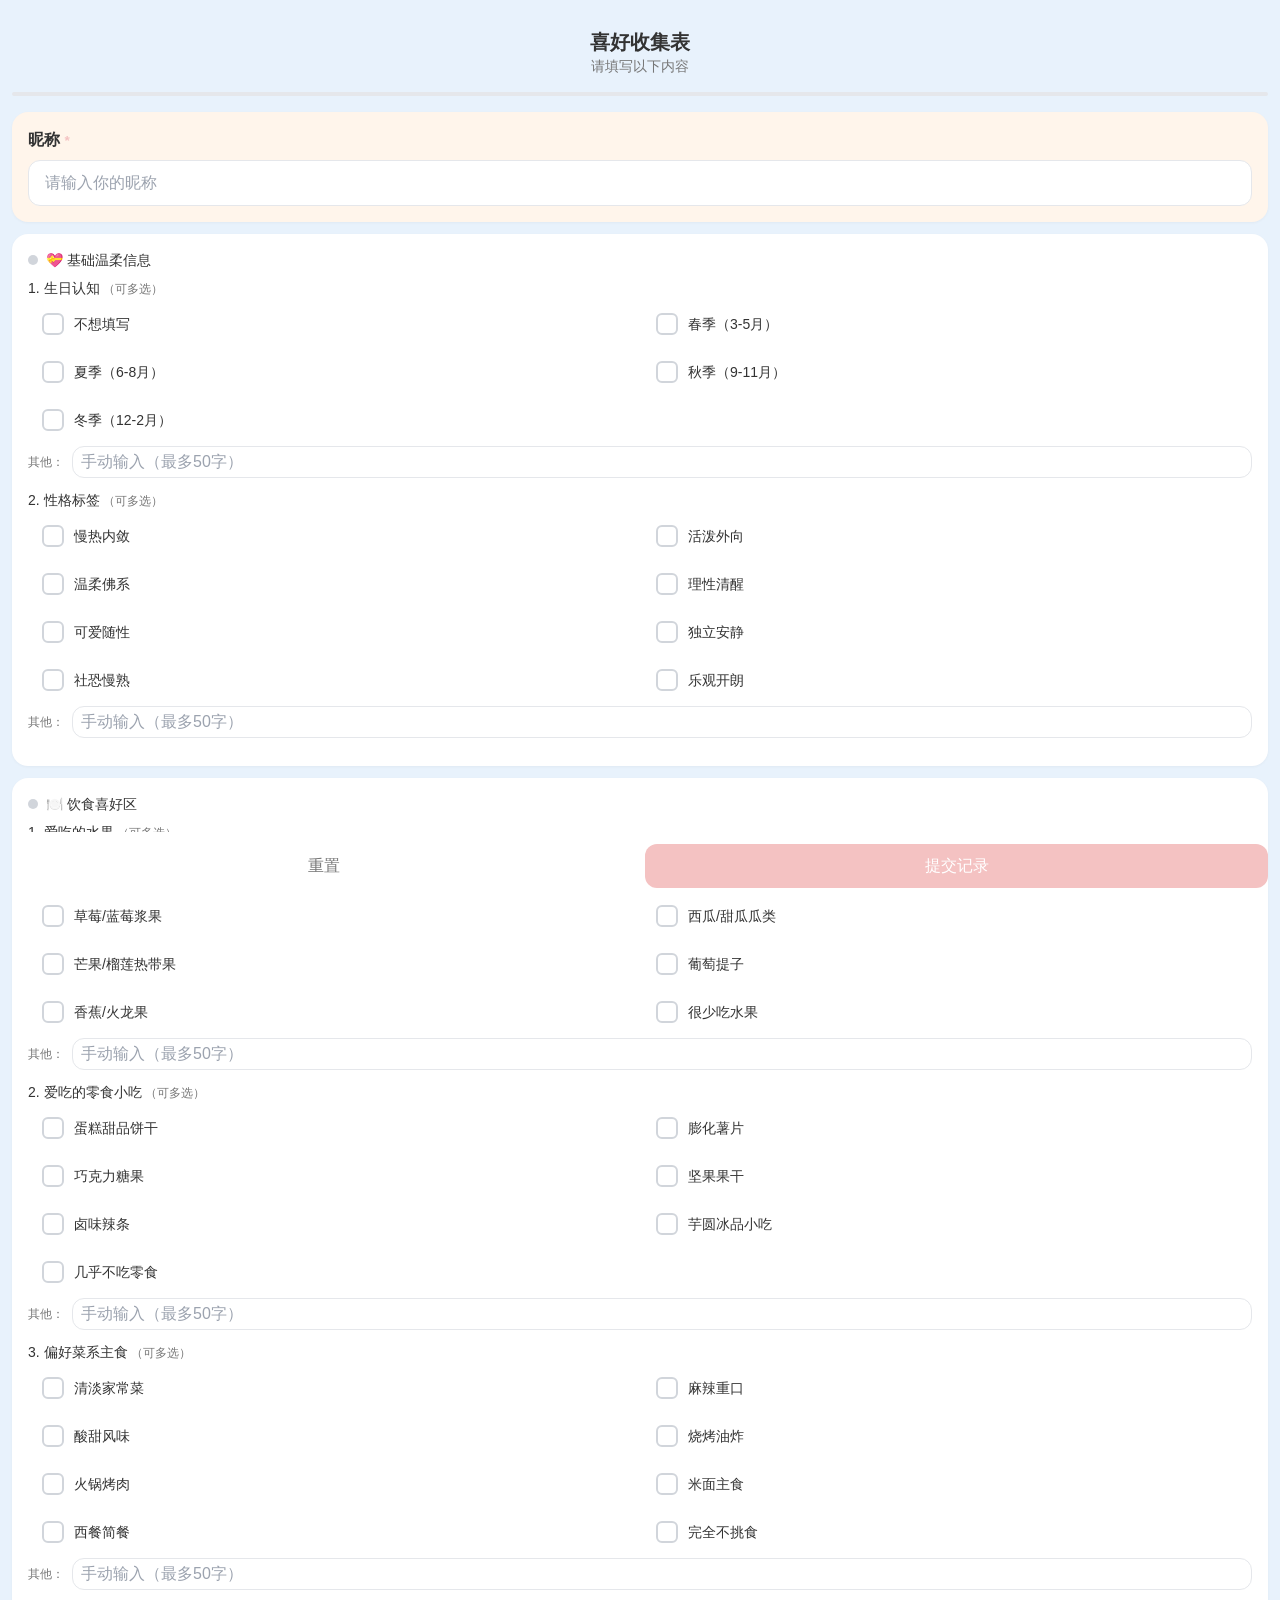
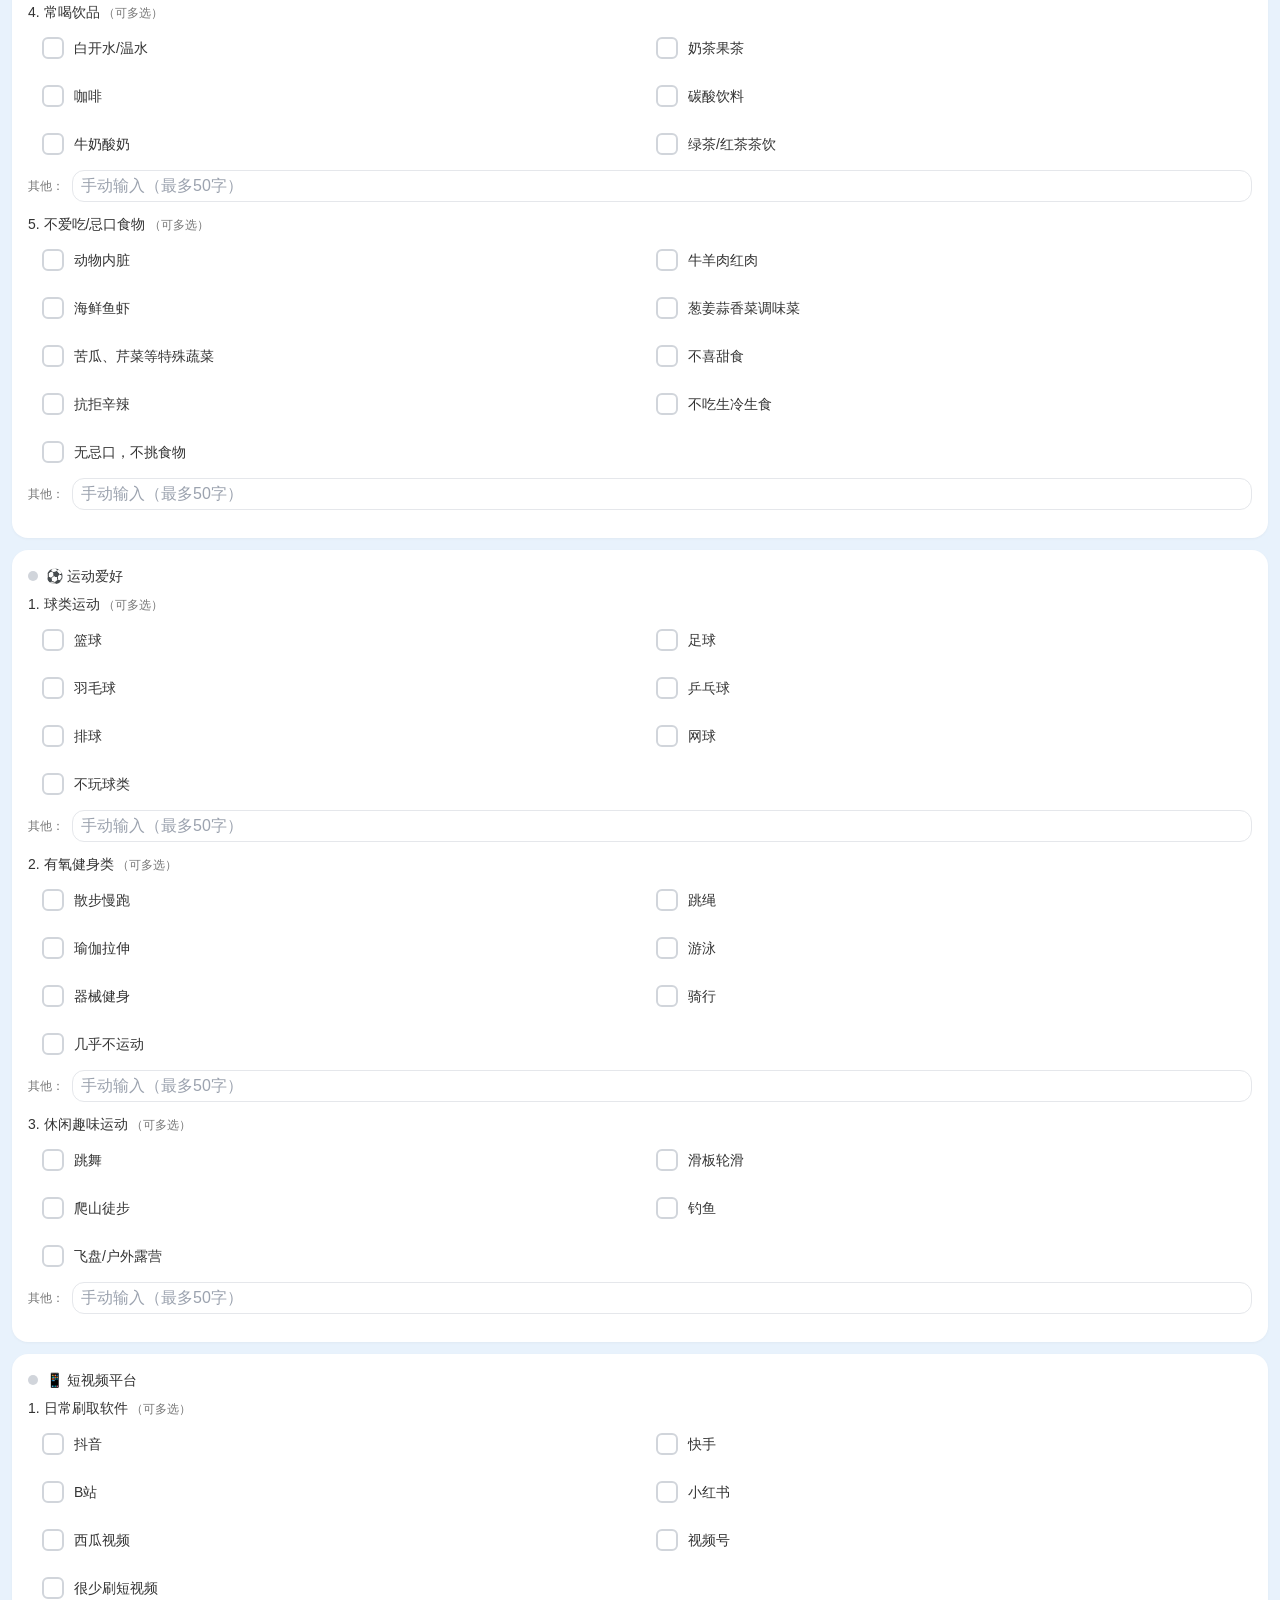
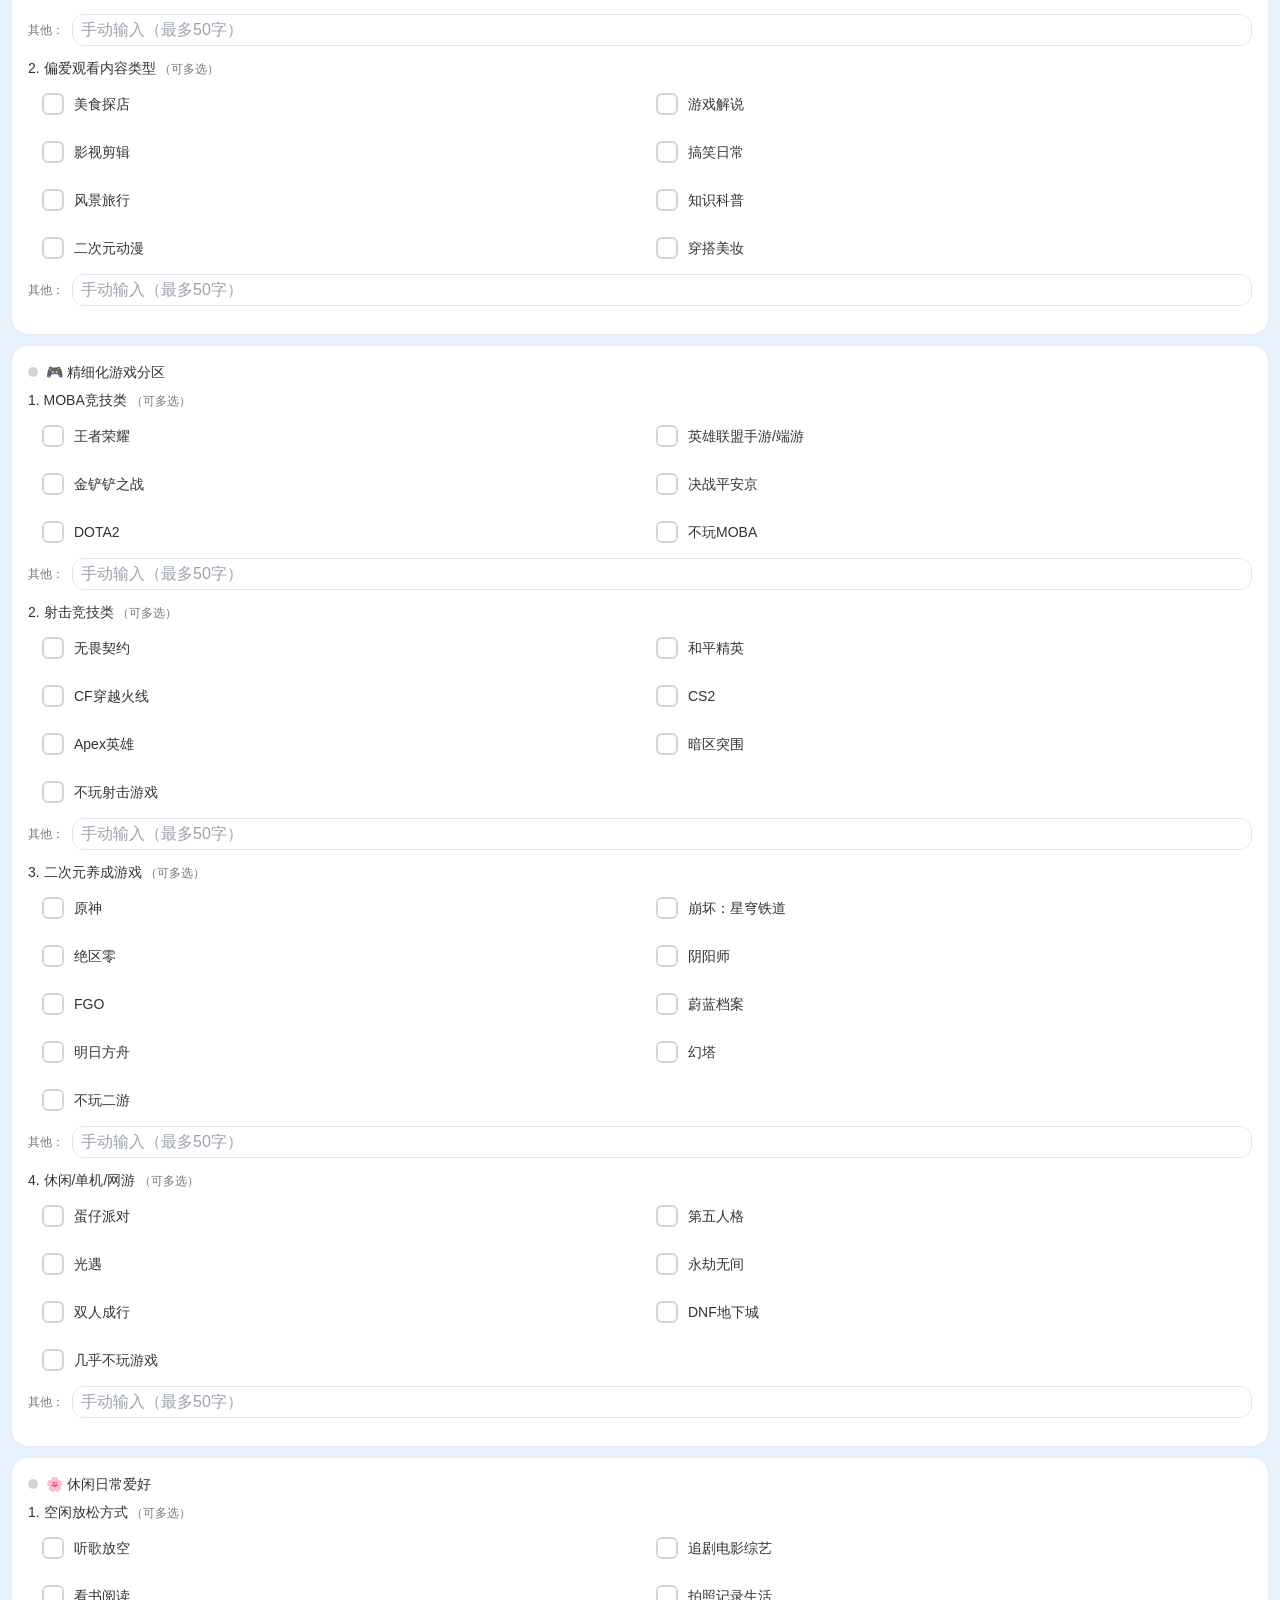
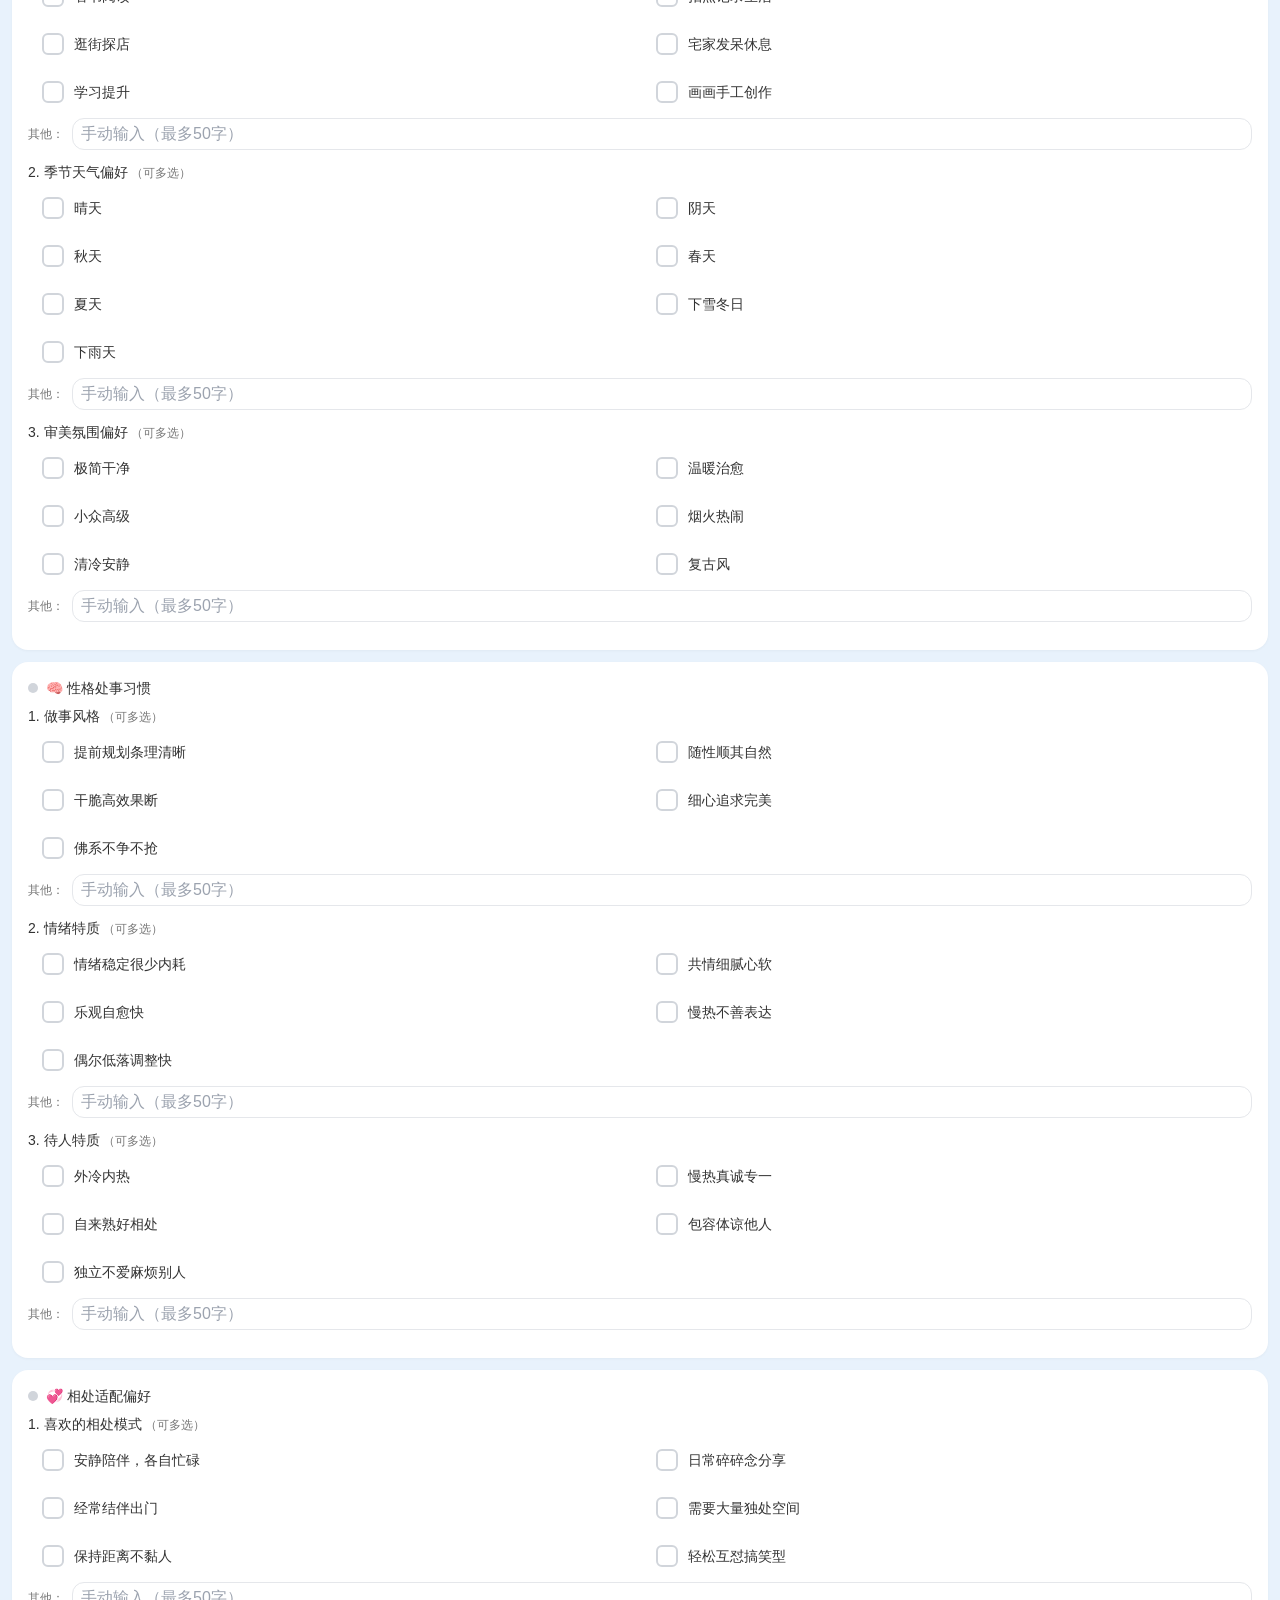
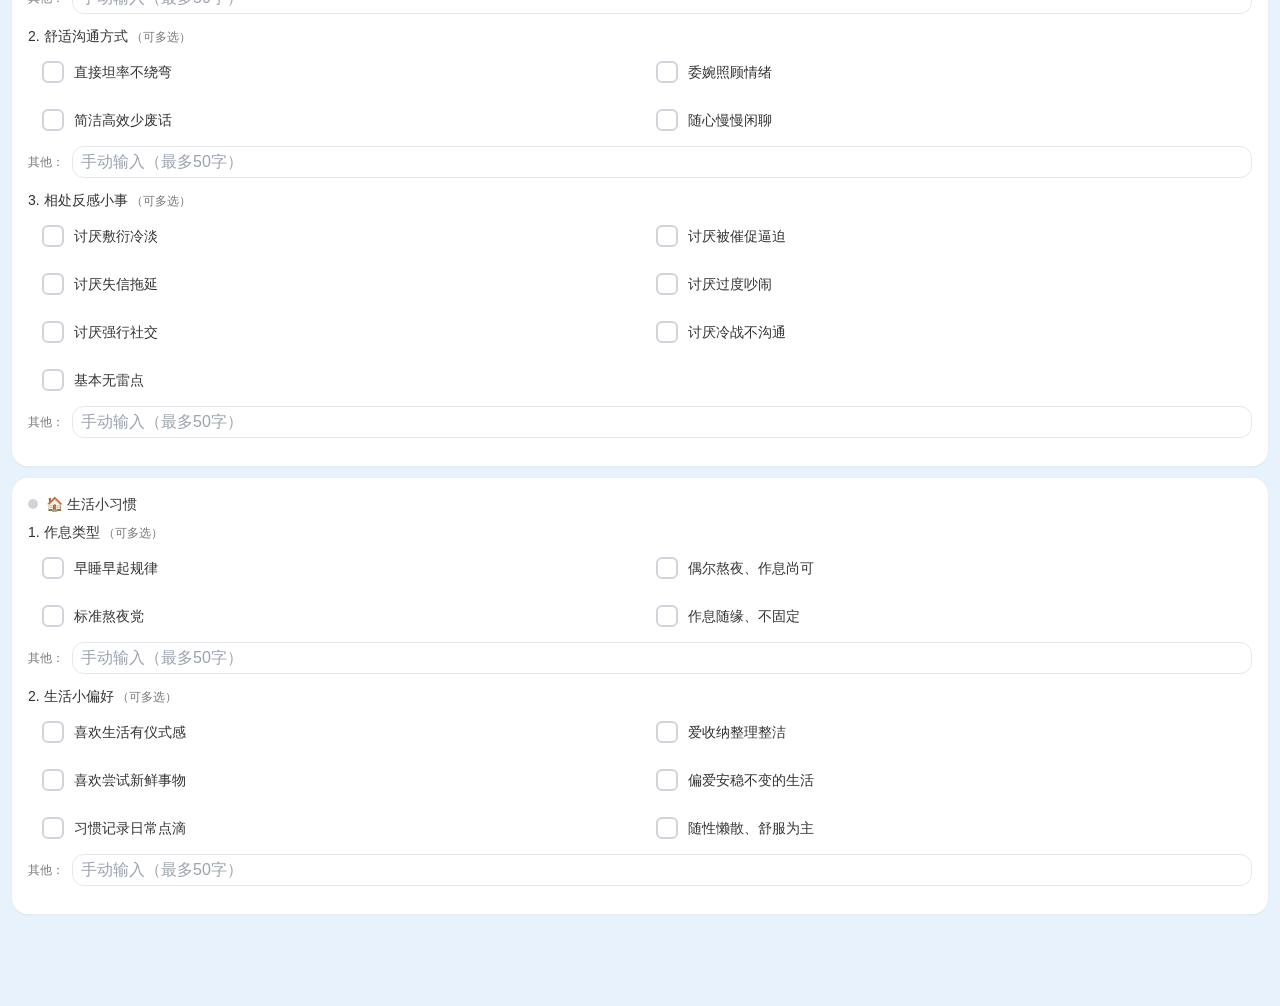
<file: fill.html>
<!DOCTYPE html>
<html lang="zh-CN">
<head>
<meta charset="UTF-8">
<meta name="viewport" content="width=device-width,initial-scale=1.0,user-scalable=no">
<meta name="theme-color" content="#E8F2FC">
<title>知意小记 - 填写</title>
<link rel="stylesheet" href="tailwind.css">
<script src="supabase.min.js"></script>
<script src="qrcode.min.js"></script>
<style>
:root{--milk-blue:#E8F2FC;--apricot:#FFF5EB;--bean-red:#F4C2C2;--text-pri:#333;--text-sec:#777}*{-webkit-tap-highlight-color:transparent}body{font-family:-apple-system,BlinkMacSystemFont,'PingFang SC','Microsoft YaHei',sans-serif;color:var(--text-pri);background:var(--milk-blue);min-height:100vh;margin:0;padding:12px}.card{background:#fff;border-radius:16px;box-shadow:0 1px 3px rgba(0,0,0,.04);padding:16px;margin-bottom:12px}.btn{display:inline-flex;align-items:center;justify-content:center;gap:6px;min-height:44px;padding:10px 20px;border-radius:12px;font-weight:500;border:none;cursor:pointer;transition:all .15s}.btn:active{transform:scale(.96)}.btn-primary{background:var(--bean-red);color:#fff}.btn-ghost{background:transparent;color:var(--text-sec)}.input{width:100%;min-height:44px;padding:10px 16px;border:1.5px solid #e5e7eb;border-radius:12px;font-size:inherit;font-family:inherit;color:var(--text-pri);background:#fff;outline:none;box-sizing:border-box}.input:focus{border-color:var(--bean-red);box-shadow:0 0 0 3px rgba(244,194,194,.2)}.checkbox-wrap{display:flex;align-items:center;gap:10px;min-height:44px;padding:8px 14px;border-radius:12px;cursor:pointer;user-select:none}.checkbox-wrap.selected{background:var(--milk-blue)}.checkbox-wrap.disabled{opacity:.4;pointer-events:none}.checkbox-custom{width:22px;height:22px;border:2px solid #d1d5db;border-radius:6px;flex-shrink:0;display:flex;align-items:center;justify-content:center}.checkbox-wrap.selected .checkbox-custom{background:var(--bean-red);border-color:var(--bean-red)}.checkbox-custom::after{content:'';display:none;width:6px;height:10px;border:solid #fff;border-width:0 2px 2px 0;transform:rotate(45deg);margin-top:-2px}.checkbox-wrap.selected .checkbox-custom::after{display:block}.progress-bar{height:4px;background:#e5e7eb;border-radius:2px;overflow:hidden;margin-bottom:16px}.progress-bar-fill{height:100%;background:var(--bean-red);border-radius:2px;transition:width .4s}.status-dot{width:10px;height:10px;border-radius:50%;flex-shrink:0}.status-dot.empty{background:#d1d5db}.status-dot.filled{background:#93c5fd}.collapsible-header{display:flex;align-items:center;justify-content:space-between;min-height:44px;padding:12px 8px;cursor:pointer;user-select:none;border-radius:12px}.collapsible-body{overflow:hidden;transition:max-height .35s,opacity .25s}.collapsible-body.collapsed{max-height:0!important;opacity:0}.bottom-bar{position:sticky;bottom:0;background:#fff;padding:12px 0;display:flex;gap:10px}.options-grid{display:grid;grid-template-columns:1fr;gap:4px}@media(min-width:768px){.options-grid{grid-template-columns:repeat(2,1fr)}}
</style>
</head>
<body>
<div id="app"><div class="text-center py-10"><p class="text-text-sec">加载中...</p></div></div>

<script>
var _sb = null;
var SUPABASE_URL = 'https://rfsbnontevxcrsanqjwq.supabase.co';
var SUPABASE_ANON_KEY = 'sb_publishable_b06vs8dv9j8hJuNolUOhPw_4NVVEtI8';
var formId = new URLSearchParams(window.location.search).get('id') || '';

var FORM_SECTIONS = [{"id":"basic","title":"基础温柔信息","icon":"💝","questions":[{"id":"birthday","title":"1. 生日认知","options":[{"value":"no_fill","label":"不想填写"},{"value":"spring","label":"春季（3-5月）"},{"value":"summer","label":"夏季（6-8月）"},{"value":"autumn","label":"秋季（9-11月）"},{"value":"winter","label":"冬季（12-2月）"},{"value":"other","label":"其他","isOther":true,"maxChars":50}]},{"id":"personality","title":"2. 性格标签","options":[{"value":"slow_warm","label":"慢热内敛"},{"value":"outgoing","label":"活泼外向"},{"value":"gentle","label":"温柔佛系"},{"value":"rational","label":"理性清醒"},{"value":"cute","label":"可爱随性"},{"value":"independent","label":"独立安静"},{"value":"social_anxious","label":"社恐慢熟"},{"value":"optimistic","label":"乐观开朗"},{"value":"other","label":"其他","isOther":true,"maxChars":50}]}]},{"id":"diet","title":"饮食喜好区","icon":"🍽️","questions":[{"id":"fruits","title":"1. 爱吃的水果","options":[{"value":"apple_pear","label":"苹果/梨类"},{"value":"citrus","label":"柑橘橙柚类"},{"value":"berry","label":"草莓/蓝莓浆果"},{"value":"melon","label":"西瓜/甜瓜瓜类"},{"value":"tropical","label":"芒果/榴莲热带果"},{"value":"grape","label":"葡萄提子"},{"value":"banana_dragon","label":"香蕉/火龙果"},{"value":"rarely_fruit","label":"很少吃水果","isExclusive":true},{"value":"other","label":"其他","isOther":true,"maxChars":50}],"exclusiveOption":"rarely_fruit"},{"id":"snacks","title":"2. 爱吃的零食小吃","options":[{"value":"cake_cookie","label":"蛋糕甜品饼干"},{"value":"chips","label":"膨化薯片"},{"value":"chocolate_candy","label":"巧克力糖果"},{"value":"nuts_dried","label":"坚果果干"},{"value":"spicy_snacks","label":"卤味辣条"},{"value":"dessert_soup","label":"芋圆冰品小吃"},{"value":"rarely_snack","label":"几乎不吃零食","isExclusive":true},{"value":"other","label":"其他","isOther":true,"maxChars":50}],"exclusiveOption":"rarely_snack"},{"id":"main_food","title":"3. 偏好菜系主食","options":[{"value":"light_home","label":"清淡家常菜"},{"value":"spicy","label":"麻辣重口"},{"value":"sweet_sour","label":"酸甜风味"},{"value":"bbq_fried","label":"烧烤油炸"},{"value":"hotpot_bbq","label":"火锅烤肉"},{"value":"rice_noodle","label":"米面主食"},{"value":"western","label":"西餐简餐"},{"value":"no_picky","label":"完全不挑食","isExclusive":true},{"value":"other","label":"其他","isOther":true,"maxChars":50}],"exclusiveOption":"no_picky"},{"id":"drinks","title":"4. 常喝饮品","options":[{"value":"water","label":"白开水/温水"},{"value":"milk_tea","label":"奶茶果茶"},{"value":"coffee","label":"咖啡"},{"value":"soda","label":"碳酸饮料"},{"value":"yogurt","label":"牛奶酸奶"},{"value":"tea","label":"绿茶/红茶茶饮"},{"value":"other","label":"其他","isOther":true,"maxChars":50}]},{"id":"disliked_food","title":"5. 不爱吃/忌口食物","options":[{"value":"organs","label":"动物内脏"},{"value":"red_meat","label":"牛羊肉红肉"},{"value":"seafood","label":"海鲜鱼虾"},{"value":"aromatic_veg","label":"葱姜蒜香菜调味菜"},{"value":"bitter_veg","label":"苦瓜、芹菜等特殊蔬菜"},{"value":"dislike_sweet","label":"不喜甜食"},{"value":"resist_spicy","label":"抗拒辛辣"},{"value":"no_raw","label":"不吃生冷生食"},{"value":"no_restriction","label":"无忌口，不挑食物","isExclusive":true},{"value":"other","label":"其他","isOther":true,"maxChars":50}],"exclusiveOption":"no_restriction"}]},{"id":"sports","title":"运动爱好","icon":"⚽","questions":[{"id":"ball_games","title":"1. 球类运动","options":[{"value":"basketball","label":"篮球"},{"value":"football","label":"足球"},{"value":"badminton","label":"羽毛球"},{"value":"table_tennis","label":"乒乓球"},{"value":"volleyball","label":"排球"},{"value":"tennis","label":"网球"},{"value":"no_ball","label":"不玩球类","isExclusive":true},{"value":"other","label":"其他","isOther":true,"maxChars":50}],"exclusiveOption":"no_ball"},{"id":"cardio","title":"2. 有氧健身类","options":[{"value":"walking_jogging","label":"散步慢跑"},{"value":"rope_skipping","label":"跳绳"},{"value":"yoga","label":"瑜伽拉伸"},{"value":"swimming","label":"游泳"},{"value":"gym","label":"器械健身"},{"value":"cycling","label":"骑行"},{"value":"rarely_exercise","label":"几乎不运动","isExclusive":true},{"value":"other","label":"其他","isOther":true,"maxChars":50}],"exclusiveOption":"rarely_exercise"},{"id":"fun_sports","title":"3. 休闲趣味运动","options":[{"value":"dance","label":"跳舞"},{"value":"skateboard","label":"滑板轮滑"},{"value":"hiking","label":"爬山徒步"},{"value":"fishing","label":"钓鱼"},{"value":"camping","label":"飞盘/户外露营"},{"value":"other","label":"其他","isOther":true,"maxChars":50}]}]},{"id":"short_video","title":"短视频平台","icon":"📱","questions":[{"id":"video_apps","title":"1. 日常刷取软件","options":[{"value":"douyin","label":"抖音"},{"value":"kuaishou","label":"快手"},{"value":"bilibili","label":"B站"},{"value":"xiaohongshu","label":"小红书"},{"value":"xigua","label":"西瓜视频"},{"value":"wechat_video","label":"视频号"},{"value":"rarely_video","label":"很少刷短视频","isExclusive":true},{"value":"other","label":"其他","isOther":true,"maxChars":50}],"exclusiveOption":"rarely_video"},{"id":"video_content","title":"2. 偏爱观看内容类型","options":[{"value":"food_explore","label":"美食探店"},{"value":"game_commentary","label":"游戏解说"},{"value":"film_clips","label":"影视剪辑"},{"value":"funny_daily","label":"搞笑日常"},{"value":"travel","label":"风景旅行"},{"value":"knowledge","label":"知识科普"},{"value":"anime","label":"二次元动漫"},{"value":"fashion_beauty","label":"穿搭美妆"},{"value":"other","label":"其他","isOther":true,"maxChars":50}]}]},{"id":"games","title":"精细化游戏分区","icon":"🎮","questions":[{"id":"moba","title":"1. MOBA竞技类","options":[{"value":"honor_of_kings","label":"王者荣耀"},{"value":"lol","label":"英雄联盟手游/端游"},{"value":"tft","label":"金铲铲之战"},{"value":"onmyoji_arena","label":"决战平安京"},{"value":"dota2","label":"DOTA2"},{"value":"no_moba","label":"不玩MOBA","isExclusive":true},{"value":"other","label":"其他","isOther":true,"maxChars":50}],"exclusiveOption":"no_moba"},{"id":"shooter","title":"2. 射击竞技类","options":[{"value":"valorant","label":"无畏契约"},{"value":"pubg_mobile","label":"和平精英"},{"value":"crossfire","label":"CF穿越火线"},{"value":"cs2","label":"CS2"},{"value":"apex","label":"Apex英雄"},{"value":"arena_breakout","label":"暗区突围"},{"value":"no_shooter","label":"不玩射击游戏","isExclusive":true},{"value":"other","label":"其他","isOther":true,"maxChars":50}],"exclusiveOption":"no_shooter"},{"id":"anime_games","title":"3. 二次元养成游戏","options":[{"value":"genshin","label":"原神"},{"value":"star_rail","label":"崩坏：星穹铁道"},{"value":"zzz","label":"绝区零"},{"value":"onmyoji","label":"阴阳师"},{"value":"fgo","label":"FGO"},{"value":"blue_archive","label":"蔚蓝档案"},{"value":"arknights","label":"明日方舟"},{"value":"tower_of_fantasy","label":"幻塔"},{"value":"no_anime_game","label":"不玩二游","isExclusive":true},{"value":"other","label":"其他","isOther":true,"maxChars":50}],"exclusiveOption":"no_anime_game"},{"id":"casual_games","title":"4. 休闲/单机/网游","options":[{"value":"egg_party","label":"蛋仔派对"},{"value":"identity_v","label":"第五人格"},{"value":"sky","label":"光遇"},{"value":"naraka","label":"永劫无间"},{"value":"it_takes_two","label":"双人成行"},{"value":"dnf","label":"DNF地下城"},{"value":"rarely_game","label":"几乎不玩游戏","isExclusive":true},{"value":"other","label":"其他","isOther":true,"maxChars":50}],"exclusiveOption":"rarely_game"}]},{"id":"hobbies","title":"休闲日常爱好","icon":"🌸","questions":[{"id":"relax_ways","title":"1. 空闲放松方式","options":[{"value":"music","label":"听歌放空"},{"value":"drama_movie","label":"追剧电影综艺"},{"value":"reading","label":"看书阅读"},{"value":"photography","label":"拍照记录生活"},{"value":"shopping","label":"逛街探店"},{"value":"stay_home","label":"宅家发呆休息"},{"value":"learning","label":"学习提升"},{"value":"art_craft","label":"画画手工创作"},{"value":"other","label":"其他","isOther":true,"maxChars":50}]},{"id":"weather_pref","title":"2. 季节天气偏好","options":[{"value":"sunny","label":"晴天"},{"value":"cloudy","label":"阴天"},{"value":"autumn","label":"秋天"},{"value":"spring","label":"春天"},{"value":"summer","label":"夏天"},{"value":"snowy_winter","label":"下雪冬日"},{"value":"rainy","label":"下雨天"},{"value":"other","label":"其他","isOther":true,"maxChars":50}]},{"id":"aesthetic","title":"3. 审美氛围偏好","options":[{"value":"minimal_clean","label":"极简干净"},{"value":"warm_healing","label":"温暖治愈"},{"value":"niche_premium","label":"小众高级"},{"value":"lively","label":"烟火热闹"},{"value":"quiet_cool","label":"清冷安静"},{"value":"retro","label":"复古风"},{"value":"other","label":"其他","isOther":true,"maxChars":50}]}]},{"id":"personality_traits","title":"性格处事习惯","icon":"🧠","questions":[{"id":"work_style","title":"1. 做事风格","options":[{"value":"planner","label":"提前规划条理清晰"},{"value":"go_with_flow","label":"随性顺其自然"},{"value":"efficient","label":"干脆高效果断"},{"value":"perfectionist","label":"细心追求完美"},{"value":"buddha","label":"佛系不争不抢"},{"value":"other","label":"其他","isOther":true,"maxChars":50}]},{"id":"emotion_traits","title":"2. 情绪特质","options":[{"value":"stable","label":"情绪稳定很少内耗"},{"value":"empathetic","label":"共情细腻心软"},{"value":"self_heal","label":"乐观自愈快"},{"value":"slow_express","label":"慢热不善表达"},{"value":"occasional_low","label":"偶尔低落调整快"},{"value":"other","label":"其他","isOther":true,"maxChars":50}]},{"id":"social_traits","title":"3. 待人特质","options":[{"value":"cold_outside","label":"外冷内热"},{"value":"slow_sincere","label":"慢热真诚专一"},{"value":"easygoing","label":"自来熟好相处"},{"value":"tolerant","label":"包容体谅他人"},{"value":"independent_mind","label":"独立不爱麻烦别人"},{"value":"other","label":"其他","isOther":true,"maxChars":50}]}]},{"id":"compatibility","title":"相处适配偏好","icon":"💞","questions":[{"id":"interaction_mode","title":"1. 喜欢的相处模式","options":[{"value":"quiet_company","label":"安静陪伴，各自忙碌"},{"value":"daily_sharing","label":"日常碎碎念分享"},{"value":"going_out","label":"经常结伴出门"},{"value":"much_alone","label":"需要大量独处空间"},{"value":"keep_distance","label":"保持距离不黏人"},{"value":"banter_type","label":"轻松互怼搞笑型"},{"value":"other","label":"其他","isOther":true,"maxChars":50}]},{"id":"comm_style","title":"2. 舒适沟通方式","options":[{"value":"direct","label":"直接坦率不绕弯"},{"value":"tactful","label":"委婉照顾情绪"},{"value":"concise","label":"简洁高效少废话"},{"value":"casual_chat","label":"随心慢慢闲聊"},{"value":"other","label":"其他","isOther":true,"maxChars":50}]},{"id":"pet_peeves","title":"3. 相处反感小事","options":[{"value":"hate_cold","label":"讨厌敷衍冷淡"},{"value":"hate_rushed","label":"讨厌被催促逼迫"},{"value":"hate_flaky","label":"讨厌失信拖延"},{"value":"hate_noisy","label":"讨厌过度吵闹"},{"value":"hate_forced_social","label":"讨厌强行社交"},{"value":"hate_silent_treatment","label":"讨厌冷战不沟通"},{"value":"no_peeve","label":"基本无雷点","isExclusive":true},{"value":"other","label":"其他","isOther":true,"maxChars":50}],"exclusiveOption":"no_peeve"}]},{"id":"lifestyle","title":"生活小习惯","icon":"🏠","questions":[{"id":"sleep_schedule","title":"1. 作息类型","options":[{"value":"early_bird","label":"早睡早起规律"},{"value":"occasional_late","label":"偶尔熬夜、作息尚可"},{"value":"night_owl","label":"标准熬夜党"},{"value":"random_sleep","label":"作息随缘、不固定"},{"value":"other","label":"其他","isOther":true,"maxChars":50}]},{"id":"life_prefs","title":"2. 生活小偏好","options":[{"value":"ritualistic","label":"喜欢生活有仪式感"},{"value":"organized","label":"爱收纳整理整洁"},{"value":"try_new","label":"喜欢尝试新鲜事物"},{"value":"stable_life","label":"偏爱安稳不变的生活"},{"value":"journaling","label":"习惯记录日常点滴"},{"value":"laid_back","label":"随性懒散、舒服为主"},{"value":"other","label":"其他","isOther":true,"maxChars":50}]}]}];

function $(s){return document.querySelector(s)}
function escapeHtml(s){var d=document.createElement('div');d.textContent=s;return d.innerHTML}
function nanoid(n){for(var r='',i=0;i<n;i++)r+='abcdefghijklmnopqrstuvwxyz0123456789'[Math.floor(36*Math.random())];return r}

// Init Supabase
if(typeof supabase!=='undefined'){_sb=supabase.createClient(SUPABASE_URL,SUPABASE_ANON_KEY)}

var formData={};
var cacheKey='zhiyi_fill_'+formId;
try{formData=JSON.parse(localStorage.getItem(cacheKey)||'{}')}catch(e){}
if(!formData._identity)formData._identity={name:'',avatarMode:'none',avatarUrl:'',avatarCartoonId:''};

function saveCache(){localStorage.setItem(cacheKey,JSON.stringify(formData))}

function toggleOption(el,sectionId,qId,value,isExclusive,exclusiveVal){
  if(el.classList.contains('disabled'))return;
  if(!formData[sectionId])formData[sectionId]={};
  if(!formData[sectionId][qId])formData[sectionId][qId]=[];
  var arr=formData[sectionId][qId];
  if(isExclusive){
    arr.length=0;
    if(!arr.includes(value))arr.push(value);
    // Update all checkboxes in this question - disable non-exclusive ones
    var qBlock=el.closest('.question-block');
    if(qBlock){
      qBlock.querySelectorAll('.checkbox-wrap').forEach(function(cb){
        var v=cb.getAttribute('data-value');
        if(v===value){cb.classList.add('selected')}else{cb.classList.remove('selected')}
        cb.classList.toggle('disabled',v!==value);
      });
    }
  }else{
    if(exclusiveVal&&arr.includes(exclusiveVal)){arr.length=0;el.closest('.question-block').querySelectorAll('.checkbox-wrap').forEach(function(cb){cb.classList.remove('selected','disabled')})}
    var idx=arr.indexOf(value);
    if(idx>=0)arr.splice(idx,1);else arr.push(value);
    el.classList.toggle('selected');
    // Handle exclusive: if exclusive option now selected, disable others
    if(exclusiveVal&&arr.includes(exclusiveVal)){
      el.closest('.question-block').querySelectorAll('.checkbox-wrap').forEach(function(cb){
        var v=cb.getAttribute('data-value');
        if(v!==exclusiveVal&&!cb.classList.contains('other-wrap'))cb.classList.add('disabled');
        if(v===exclusiveVal)cb.classList.add('selected');
      });
    }
  }
  // Update status dot
  updateStatusDot(sectionId);
  // Update progress
  updateProgressBar();
  saveCache();
}

function updateStatusDot(sid){
  var has=false;
  FORM_SECTIONS.forEach(function(s){
    if(s.id!==sid)return;
    s.questions.forEach(function(q){var v=(formData[s.id]||{})[q.id];if(v&&(Array.isArray(v)?v.length>0:true))has=true});
  });
  var cards=document.querySelectorAll('.card');
  var idx=FORM_SECTIONS.findIndex(function(s){return s.id===sid});
  if(idx>=0&&cards[idx+1]){
    var dot=cards[idx+1].querySelector('.status-dot');
    if(dot)dot.className='status-dot'+(has?' filled':' empty');
  }
}

function updateProgressBar(){
  var total=0,filled=0;
  var ident=formData._identity||{};
  if(ident.name){filled++;total++}else total++;
  FORM_SECTIONS.forEach(function(sec){sec.questions.forEach(function(q){total++;var v=(formData[sec.id]||{})[q.id];if(v&&(Array.isArray(v)?v.length>0:true))filled++})});
  var pct=total>0?Math.round(filled/total*100):0;
  var pb=document.getElementById('progress');if(pb)pb.style.width=pct+'%';
}

function setOther(sid,qid,v){if(!formData[sid])formData[sid]={};formData[sid][qid+'_other']=v;saveCache()}
function render(){
  var h='',ident=formData._identity||{};
  h+='<div class="text-center py-4"><h1 class="text-xl font-semibold">喜好收集表</h1><p class="text-text-sec text-sm">请填写以下内容</p></div>';
  h+='<div class="progress-bar"><div class="progress-bar-fill" id="progress" style="width:0%"></div></div>';
  h+='<div class="card" style="background:var(--apricot)"><h3 class="font-semibold mb-2">昵称 <span style="color:var(--bean-red);font-size:0.85em">*</span></h3><input type="text" id="ident-name" class="input" placeholder="请输入你的昵称" maxlength="30" value="'+escapeHtml(ident.name||'')+'"></div>';
  FORM_SECTIONS.forEach(function(sec,si){
    var sd=formData[sec.id]||{};
    var hasC=false;
    var qHtml='';
    sec.questions.forEach(function(q){
      var vals=sd[q.id]||[];
      var oth=sd[q.id+'_other']||'';
      var ex=q.exclusiveOption;
      var hasEx=ex&&vals.includes(ex);
      qHtml+='<div class="mb-3 question-block"><p class="text-sm font-medium mb-1">'+escapeHtml(q.title)+' <span class="text-text-sec text-xs">（可多选）</span></p><div class="options-grid">';
      q.options.forEach(function(o){
        if(o.isOther)return;
        var sel=vals.includes(o.value);
        var dis=hasEx&&!o.isExclusive&&o.value!==ex;
        if(sel)hasC=true;
        qHtml+='<div class="checkbox-wrap'+(sel?' selected':'')+(dis?' disabled':'')+'" onclick="toggleOption(this,\''+sec.id+'\',\''+q.id+'\',\''+o.value+'\','+(o.isExclusive||false)+',\''+(ex||'')+'\')" data-value="'+o.value+'"><span class="checkbox-custom"></span><span class="text-sm">'+escapeHtml(o.label)+'</span></div>';
      });
      qHtml+='</div>';
      var oo=q.options.find(function(o){return o.isOther});
      if(oo){
        qHtml+='<div class="flex items-center gap-2 mt-1"><span class="text-xs text-text-sec">其他：</span><input type="text" class="input text-sm" placeholder="手动输入（最多'+(oo.maxChars||50)+'字）" maxlength="'+(oo.maxChars||50)+'" value="'+escapeHtml(oth)+'" oninput="setOther(\''+sec.id+'\',\''+q.id+'\',this.value)" style="min-height:32px;padding:4px 8px;flex:1"></div>';
      }
      qHtml+='</div>';
    });
    if(qHtml){
      h+='<div class="card"><div class="flex items-center gap-2 mb-2"><span class="status-dot'+(hasC?' filled':' empty')+'"></span><span class="font-medium text-sm">'+sec.icon+' '+escapeHtml(sec.title)+'</span></div><div class="pt-1">'+qHtml+'</div></div>';
    }
  });
  h+='<div class="bottom-bar"><button class="btn btn-ghost flex-1" onclick="resetForm()">重置</button><button class="btn btn-primary flex-1" id="submit-btn">提交记录</button></div>';
  document.getElementById('app').innerHTML=h;
  // Bind
  var ni=document.getElementById('ident-name');
  if(ni)ni.addEventListener('input',function(){formData._identity.name=this.value;saveCache()});
  var sb=document.getElementById('submit-btn');
  if(sb)sb.addEventListener('click',submitForm);
  // Progress
  var total=0,filled=0;
  if(ident.name){filled++;total++}else total++;
  FORM_SECTIONS.forEach(function(sec){sec.questions.forEach(function(q){total++;var v=(formData[sec.id]||{})[q.id];if(v&&(Array.isArray(v)?v.length>0:true))filled++})});
  var pct=total>0?Math.round(filled/total*100):0;
  var pb=document.getElementById('progress');if(pb)pb.style.width=pct+'%';
}

function resetForm(){
  formData={_identity:{name:'',avatarMode:'none',avatarUrl:'',avatarCartoonId:''}};
  saveCache();render();
}

async function submitForm(){
  var name=(formData._identity||{}).name||'';
  if(!name.trim()){alert('请填写昵称');return}
  if(!_sb){alert('提交失败：网络未连接');return}
  var btn=document.getElementById('submit-btn');
  btn.disabled=true;btn.textContent='提交中...';
  try{
    var data={_identity:formData._identity};
    FORM_SECTIONS.forEach(function(sec){
      var sd=formData[sec.id]||{};
      sec.questions.forEach(function(q){
        var k=sec.id+'_'+q.id;
        var v=sd[q.id]||[];
        var o=sd[q.id+'_other'];
        if(o&&v.includes('other')){var nv=v.slice();nv[nv.indexOf('other')]='other:'+o;data[k]=nv}else data[k]=v;
      });
    });
    await _sb.from('submissions').insert({form_id:formId,submitter_name:name.trim(),data:data,device_fingerprint:'web_'+nanoid(16)});
    localStorage.removeItem(cacheKey);
    document.getElementById('app').innerHTML='<div class="text-center py-16"><div class="text-5xl mb-4">🎉</div><h2 class="text-xl font-semibold">提交成功！感谢你的填写</h2></div>';
  }catch(e){
    alert('提交失败：'+(e.message||'网络错误'));
    btn.disabled=false;btn.textContent='提交记录';
  }
}

render();
</script>
</body>
</html>
</file>
